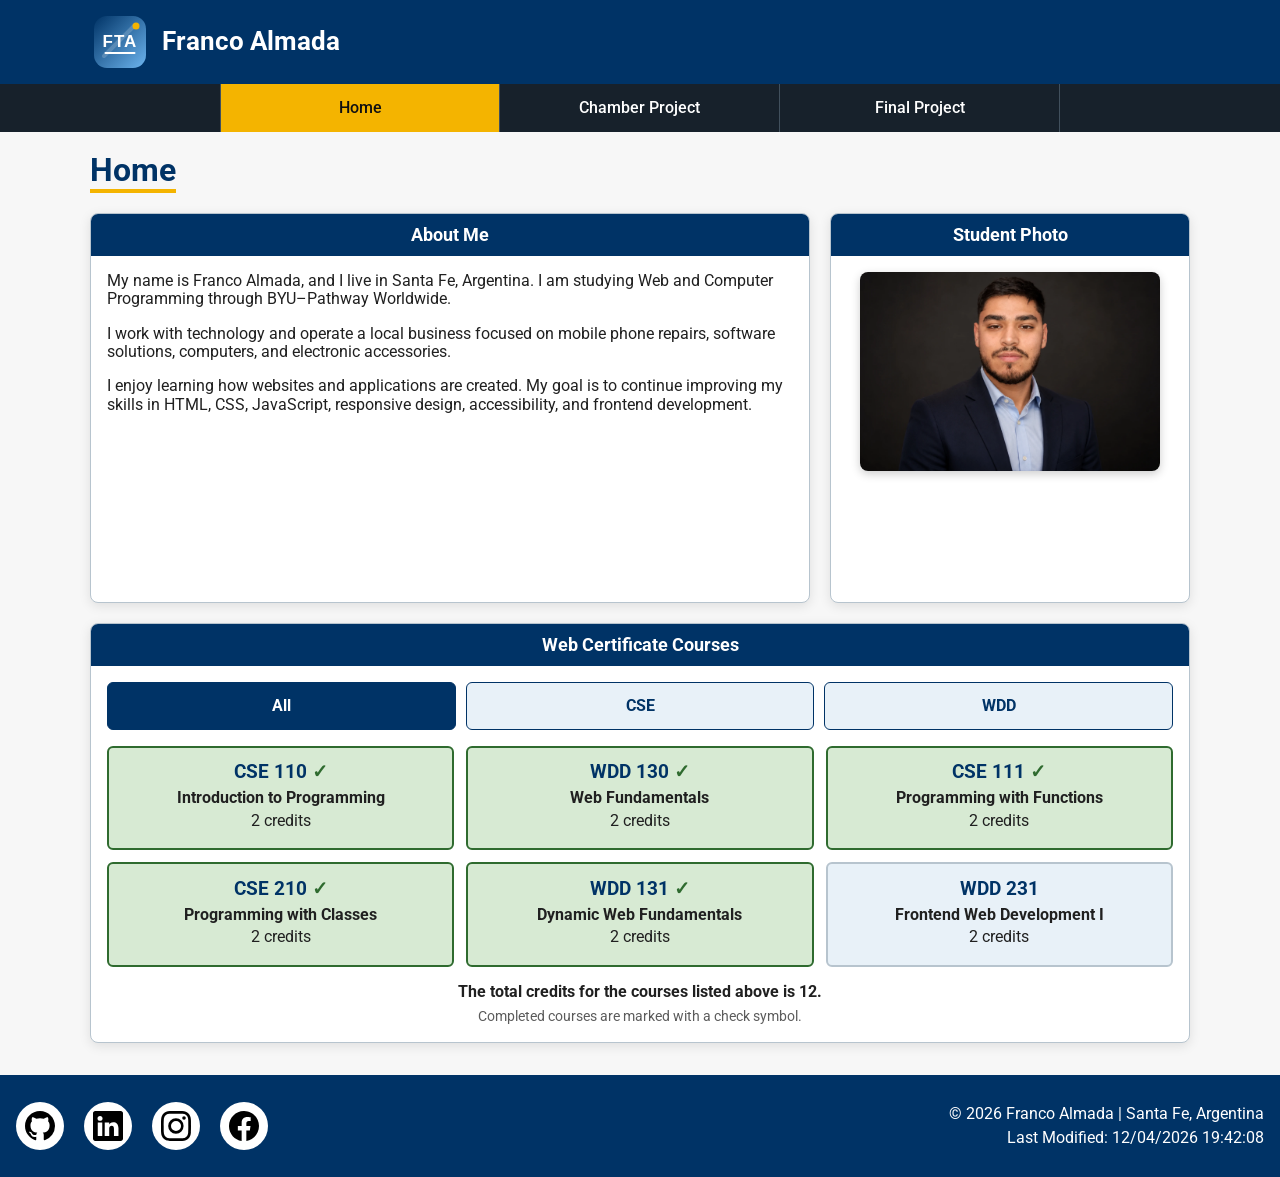
<file: index.html>
<!DOCTYPE html>
<html lang="en-US">

<head>
    <meta charset="UTF-8">
    <meta name="viewport" content="width=device-width, initial-scale=1.0">

    <title>Home | Franco Taiel Almada | WDD 231</title>

    <meta name="description"
        content="Course home page for Franco Almada featuring WDD 231 assignments, personal information, and dynamically filtered certificate courses.">
    <meta name="author" content="Franco Almada">

    <meta property="og:title" content="Home | Franco Taiel Almada | WDD 231">

    <meta property="og:description"
        content="Course home page for Franco Almada featuring WDD 231 assignments, personal information, and dynamically filtered certificate courses.">

    <meta property="og:image" content="https://falmada15.github.io/wdd231/images/profile.webp">

    <meta property="og:url" content="https://falmada15.github.io/wdd231/">

    <link rel="icon" href="favicon.ico">

    <link rel="preconnect" href="https://fonts.googleapis.com">
    <link rel="preconnect" href="https://fonts.gstatic.com" crossorigin>
    <link href="https://fonts.googleapis.com/css2?family=Roboto:wght@400;500;700&display=swap" rel="stylesheet">

    <link rel="stylesheet" href="styles/normalize.css">
    <link rel="stylesheet" href="styles/small.css">
    <link rel="stylesheet" href="styles/larger.css">

    <script src="scripts/navigation.js" defer></script>
    <script src="scripts/date.js" defer></script>
    <script src="scripts/course.js" defer></script>
</head>

<body>

    <header>
        <img src="images/logo.svg" alt="FTA personal site logo" width="48" height="48">

        <span>Franco Almada</span>

        <button id="nav-button" class="hamburger" type="button" aria-label="Open navigation menu" aria-expanded="false"
            aria-controls="nav-bar">
        </button>
    </header>

    <nav id="nav-bar" class="navigation" aria-label="Main navigation">
        <ul>
            <li class="current">
                <a href="index.html">Home</a>
            </li>
            <li>
                <a href="chamber/directory.html">Chamber Project</a>
            </li>
            <li>
                <a href="final/index.html">Final Project</a>
            </li>
        </ul>
    </nav>

    <main>

        <h1>Home</h1>

        <div class="home-grid">

            <section class="about-section">
                <h2>About Me</h2>

                <div class="section-content">
                    <p>
                        My name is Franco Almada, and I live in Santa Fe,
                        Argentina. I am studying Web and Computer Programming
                        through BYU–Pathway Worldwide.
                    </p>

                    <p>
                        I work with technology and operate a local business
                        focused on mobile phone repairs, software solutions,
                        computers, and electronic accessories.
                    </p>

                    <p>
                        I enjoy learning how websites and applications are
                        created. My goal is to continue improving my skills in
                        HTML, CSS, JavaScript, responsive design, accessibility,
                        and frontend development.
                    </p>
                </div>
            </section>

            <section class="photo-section">
                <h2>Student Photo</h2>

                <div class="section-content photo-container">
                    <img src="images/profile.webp" alt="Franco Almada" width="300" height="400">
                </div>
            </section>

            <section class="courses-section">
                <h2>Web Certificate Courses</h2>

                <div class="course-filters">
                    <button id="all-courses" class="filter-button active-filter" type="button">
                        All
                    </button>

                    <button id="cse-courses" class="filter-button" type="button">
                        CSE
                    </button>

                    <button id="wdd-courses" class="filter-button" type="button">
                        WDD
                    </button>
                </div>

                <div id="course-list" class="course-list"></div>

                <p id="total-credits" class="total-credits"></p>

                <p class="course-key">
                    Completed courses are marked with a check symbol.
                </p>
            </section>

        </div>

    </main>

    <footer>

        <div class="social-links">

            <a href="https://github.com/Falmada15" target="_blank" rel="noopener noreferrer"
                aria-label="Franco Almada on GitHub">

                <img src="images/github.svg" alt="" width="44" height="44">
            </a>

            <a href="https://www.linkedin.com/" target="_blank" rel="noopener noreferrer"
                aria-label="Franco Almada on LinkedIn">

                <img src="images/linkedin.svg" alt="" width="44" height="44">
            </a>

            <a href="https://www.instagram.com/" target="_blank" rel="noopener noreferrer"
                aria-label="Franco Almada on Instagram">

                <img src="images/instagram.svg" alt="" width="44" height="44">
            </a>

            <a href="https://www.facebook.com/share/18vit42i33/" target="_blank" rel="noopener noreferrer"
                aria-label="Franco Almada on Facebook">

                <img src="images/facebook.svg" alt="" width="44" height="44">
            </a>

        </div>

        <div class="footer-information">
            <p>
                &copy; <span id="currentyear"></span>
                Franco Almada | Santa Fe, Argentina
            </p>

            <p id="lastModified"></p>
        </div>

    </footer>

</body>

</html>
</file>
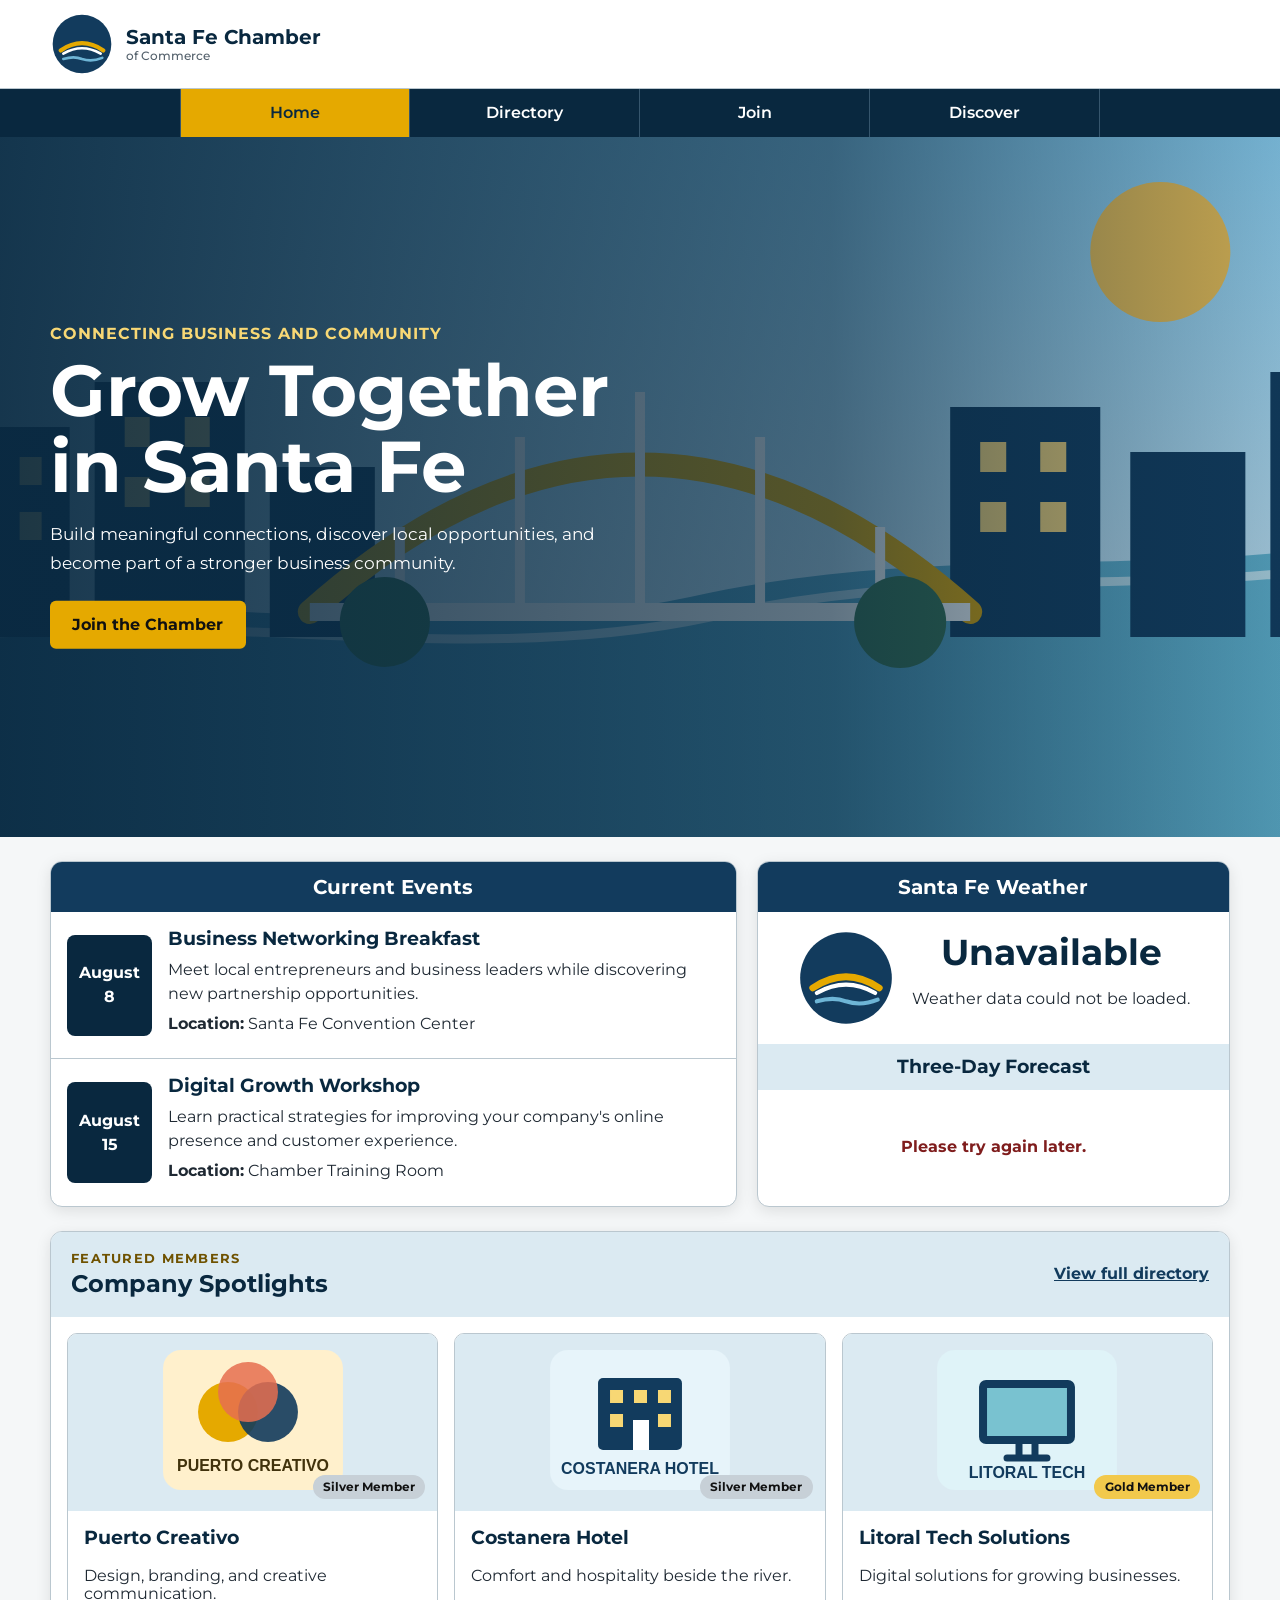
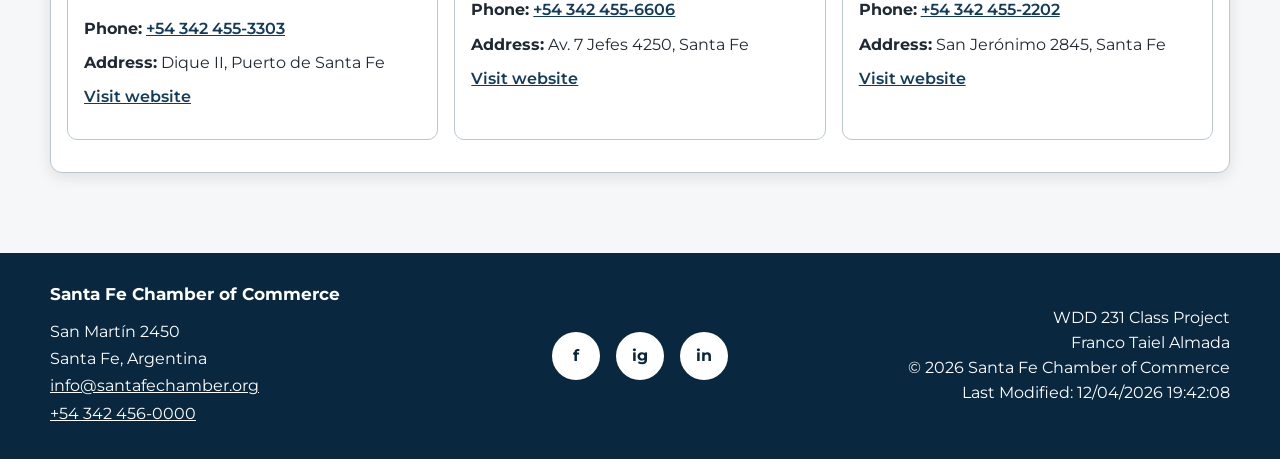
<file: chamber/index.html>
<!DOCTYPE html>
<html lang="en-US">

<head>
    <meta charset="UTF-8">
    <meta name="viewport" content="width=device-width, initial-scale=1.0">

    <title>Santa Fe Chamber of Commerce | Home</title>

    <meta name="description"
        content="The Santa Fe Chamber of Commerce supports local businesses, promotes economic development, and connects entrepreneurs throughout Santa Fe, Argentina.">
    <meta name="author" content="Franco Taiel Almada">

    <meta property="og:title" content="Santa Fe Chamber of Commerce">
    <meta property="og:description"
        content="Discover local events, business opportunities, weather information, and featured members of the Santa Fe Chamber of Commerce.">
    <meta property="og:image" content="https://falmada15.github.io/wdd231/chamber/images/santa-fe-hero.svg">
    <meta property="og:url" content="https://falmada15.github.io/wdd231/chamber/index.html">

    <link rel="icon" href="images/chamber-logo.svg" type="image/svg+xml">

    <link rel="preconnect" href="https://fonts.googleapis.com">
    <link rel="preconnect" href="https://fonts.gstatic.com" crossorigin>
    <link href="https://fonts.googleapis.com/css2?family=Montserrat:wght@400;500;600;700&display=swap" rel="stylesheet">

    <link rel="stylesheet" href="styles/normalize.css">
    <link rel="stylesheet" href="styles/small.css">
    <link rel="stylesheet" href="styles/larger.css">

    <script src="scripts/home.js" defer></script>
</head>

<body>

    <header class="site-header">

        <a class="brand" href="index.html" aria-label="Santa Fe Chamber of Commerce home">

            <img src="images/chamber-logo.svg" alt="Santa Fe Chamber of Commerce logo" width="64" height="64">

            <span>
                Santa Fe Chamber
                <small>of Commerce</small>
            </span>
        </a>

        <button id="menu-button" class="menu-button" type="button" aria-label="Open navigation menu"
            aria-expanded="false" aria-controls="main-navigation">
        </button>

    </header>

    <nav id="main-navigation" class="navigation" aria-label="Main navigation">

        <ul>
            <li class="current">
                <a href="index.html">Home</a>
            </li>

            <li>
                <a href="directory.html">Directory</a>
            </li>

            <li>
                <a href="join.html">Join</a>
            </li>

            <li>
                <a href="discover.html">Discover</a>
            </li>
        </ul>

    </nav>

    <main class="home-main">

        <section class="hero">

            <img src="images/santa-fe-hero.svg"
                alt="Illustration of Santa Fe, Argentina, with its river, bridge, and business district" width="1600"
                height="700">

            <div class="hero-overlay">

                <p class="hero-eyebrow">
                    Connecting business and community
                </p>

                <h1>Grow Together in Santa Fe</h1>

                <p>
                    Build meaningful connections, discover local opportunities,
                    and become part of a stronger business community.
                </p>

                <a class="hero-cta" href="join.html">
                    Join the Chamber
                </a>

            </div>

        </section>

        <div class="home-information-grid">

            <section class="events-section">

                <h2>Current Events</h2>

                <article class="event-card">
                    <p class="event-date">August 8</p>

                    <div>
                        <h3>Business Networking Breakfast</h3>

                        <p>
                            Meet local entrepreneurs and business leaders while
                            discovering new partnership opportunities.
                        </p>

                        <p>
                            <strong>Location:</strong>
                            Santa Fe Convention Center
                        </p>
                    </div>
                </article>

                <article class="event-card">
                    <p class="event-date">August 15</p>

                    <div>
                        <h3>Digital Growth Workshop</h3>

                        <p>
                            Learn practical strategies for improving your
                            company's online presence and customer experience.
                        </p>

                        <p>
                            <strong>Location:</strong>
                            Chamber Training Room
                        </p>
                    </div>
                </article>

            </section>

            <section class="weather-section">

                <h2>Santa Fe Weather</h2>

                <div class="current-weather">

                    <img id="weather-icon" src="images/chamber-logo.svg" alt="" width="100" height="100">

                    <div>
                        <p id="current-temperature" class="current-temperature">
                            Loading...
                        </p>

                        <p id="weather-description">
                            Weather information
                        </p>
                    </div>

                </div>

                <h3>Three-Day Forecast</h3>

                <div id="forecast" class="forecast" aria-live="polite">
                </div>

                <p id="weather-error" class="weather-error" aria-live="polite">
                </p>

            </section>

        </div>

        <section class="spotlights-section">

            <div class="section-heading">

                <div>
                    <p class="eyebrow">Featured members</p>
                    <h2>Company Spotlights</h2>
                </div>

                <a href="directory.html">
                    View full directory
                </a>

            </div>

            <div id="spotlights" class="spotlight-grid" aria-live="polite">
            </div>

        </section>

    </main>

    <footer>

        <div class="footer-contact">

            <h2>Santa Fe Chamber of Commerce</h2>

            <address>
                San Martín 2450<br>
                Santa Fe, Argentina<br>

                <a href="mailto:info@santafechamber.org">
                    info@santafechamber.org
                </a><br>

                <a href="tel:+543424560000">
                    +54 342 456-0000
                </a>
            </address>

        </div>

        <div class="footer-social">

            <a href="https://www.facebook.com/" target="_blank" rel="noopener noreferrer"
                aria-label="Santa Fe Chamber on Facebook">
                f
            </a>

            <a href="https://www.instagram.com/" target="_blank" rel="noopener noreferrer"
                aria-label="Santa Fe Chamber on Instagram">
                ig
            </a>

            <a href="https://www.linkedin.com/" target="_blank" rel="noopener noreferrer"
                aria-label="Santa Fe Chamber on LinkedIn">
                in
            </a>

        </div>

        <div class="footer-development">

            <p>WDD 231 Class Project</p>
            <p>Franco Taiel Almada</p>

            <p>
                &copy; <span id="current-year"></span>
                Santa Fe Chamber of Commerce
            </p>

            <p id="last-modified"></p>

        </div>

    </footer>

</body>

</html>
</file>
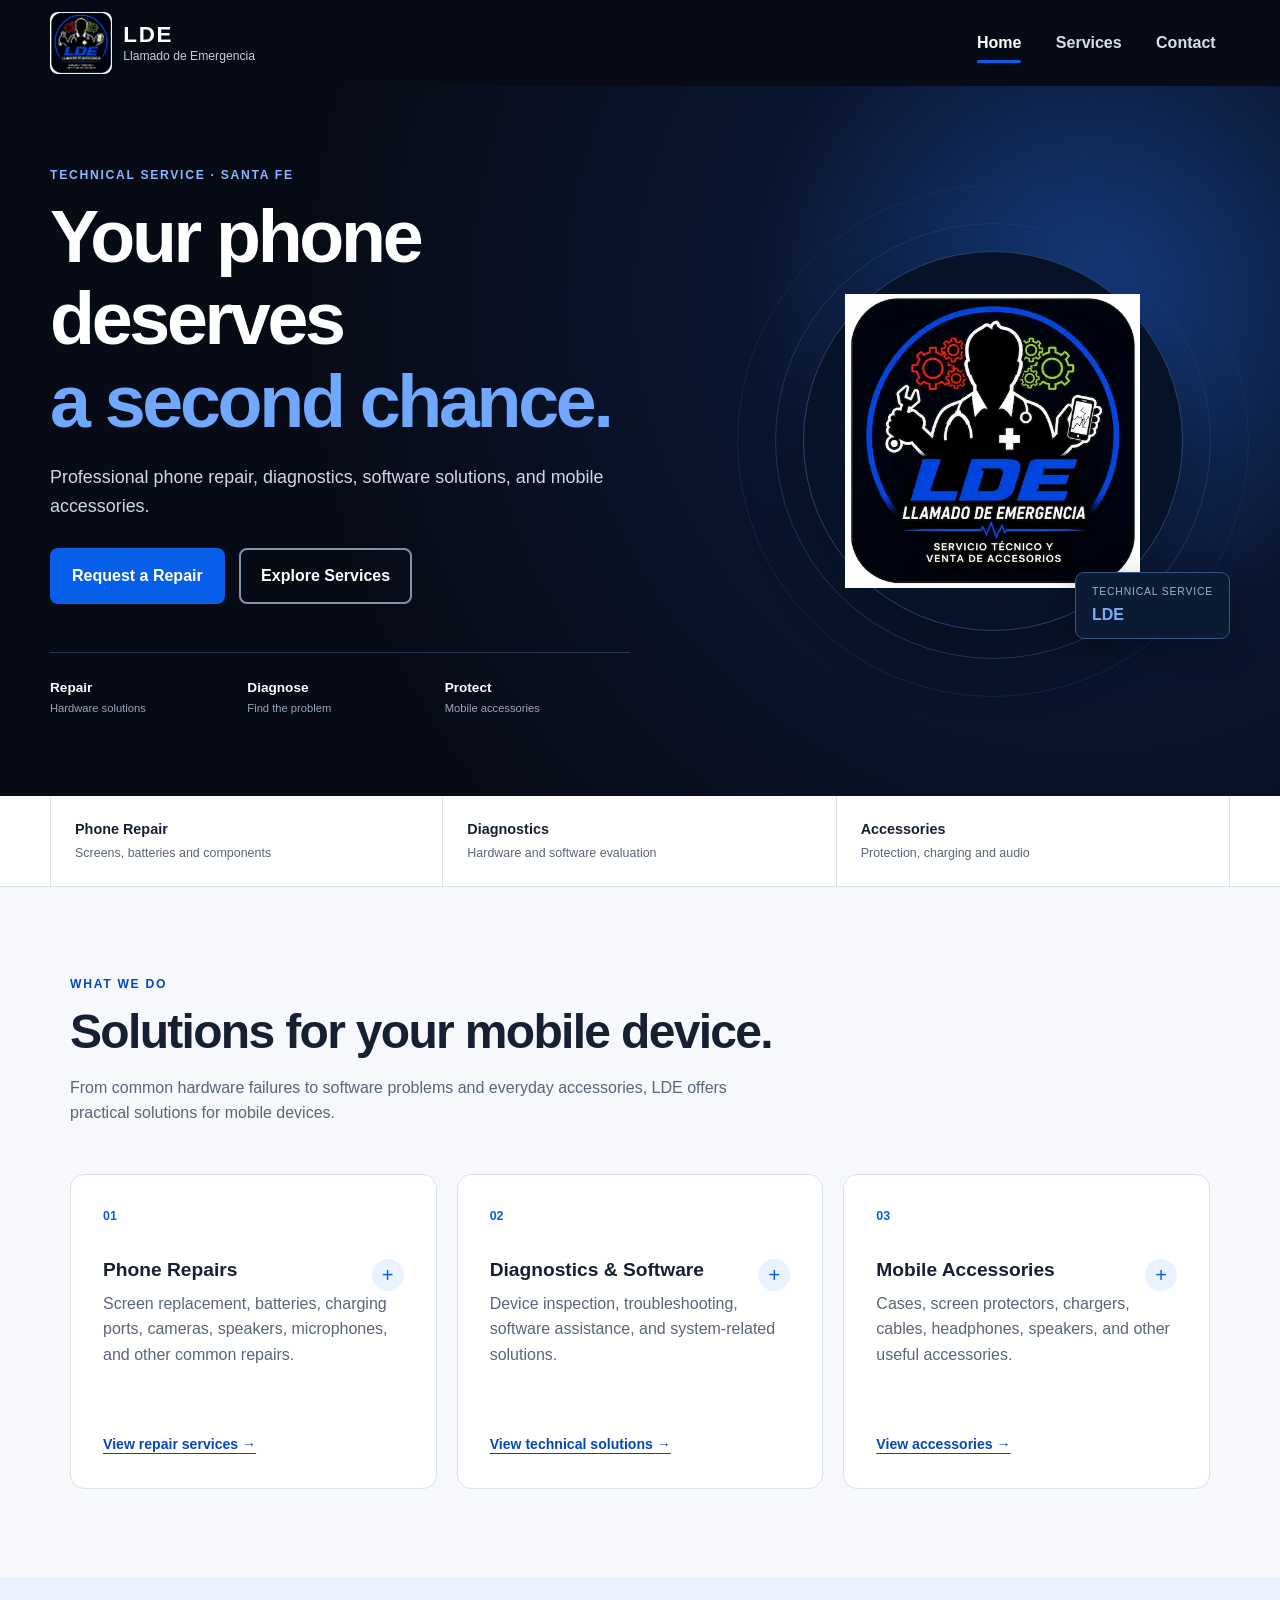
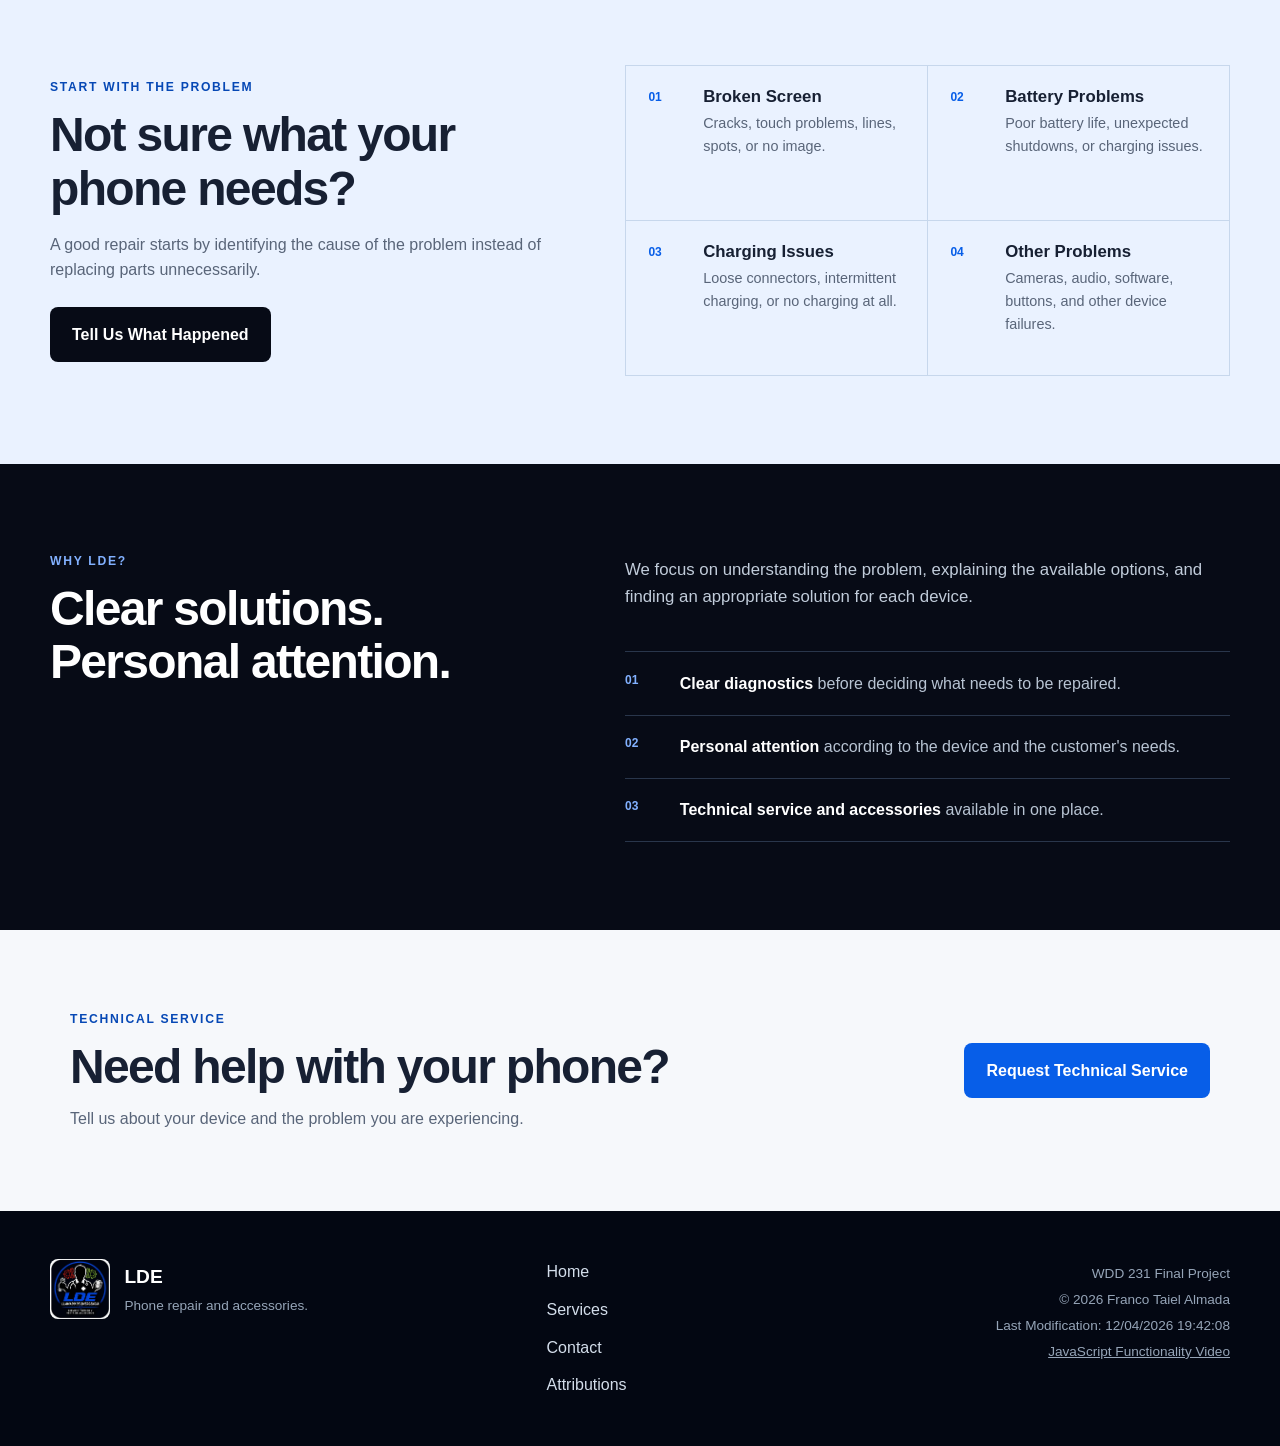
<file: final/index.html>
<!doctype html>
<html lang="en-US">

<head>
    <meta charset="utf-8">
    <meta name="viewport" content="width=device-width, initial-scale=1">

    <title>LDE | Phone Repair & Accessories</title>

    <meta name="description"
        content="LDE provides professional mobile phone repair, diagnostics, software solutions, and accessories in Santa Fe, Argentina.">

    <meta name="author" content="Franco Taiel Almada">

    <meta property="og:title" content="LDE | Phone Repair & Accessories">

    <meta property="og:description"
        content="Professional phone repair, diagnostics, software solutions, and mobile accessories in Santa Fe, Argentina.">

    <meta property="og:image" content="https://falmada15.github.io/wdd231/final/images/lde-logo.webp">

    <meta property="og:url" content="https://falmada15.github.io/wdd231/final/">

    <meta property="og:type" content="website">

    <link rel="icon" type="image/webp" href="images/lde-favicon.webp?v=2">

    <link rel="preconnect" href="https://fonts.googleapis.com">
    <link rel="preconnect" href="https://fonts.gstatic.com" crossorigin>

    <link href="https://fonts.googleapis.com/css2?family=Montserrat:wght@400;500;600;700&display=swap" rel="stylesheet">

    <link rel="stylesheet" href="styles/small.css">
    <link rel="stylesheet" href="styles/larger.css">

    <script type="module" src="scripts/main.js"></script>
</head>

<body>

    <header class="site-header">

        <a class="brand" href="index.html" aria-label="LDE home">

            <img src="images/lde-logo.webp" alt="LDE Llamado de Emergencia logo" width="70" height="70">

            <span>
                <strong>LDE</strong>
                <small>Llamado de Emergencia</small>
            </span>

        </a>

        <button id="menu-button" class="menu-button" type="button" aria-label="Open navigation menu"
            aria-expanded="false" aria-controls="main-navigation">
            ☰
        </button>

        <nav id="main-navigation" class="navigation" aria-label="Main navigation">

            <ul>
                <li>
                    <a class="active" href="index.html" aria-current="page">
                        Home
                    </a>
                </li>

                <li>
                    <a href="services.html">
                        Services
                    </a>
                </li>

                <li>
                    <a href="contact.html">
                        Contact
                    </a>
                </li>
            </ul>

        </nav>

    </header>


    <main>

        <!-- HERO -->

        <section class="hero">

            <div class="hero-content">

                <p class="eyebrow hero-eyebrow">
                    Technical Service · Santa Fe
                </p>

                <h1>
                    Your phone deserves
                    <span>a second chance.</span>
                </h1>

                <p class="hero-description">
                    Professional phone repair, diagnostics,
                    software solutions, and mobile accessories.
                </p>

                <div class="hero-actions">

                    <a class="button button-primary" href="contact.html">
                        Request a Repair
                    </a>

                    <a class="button button-secondary" href="services.html">
                        Explore Services
                    </a>

                </div>

                <div class="hero-features">

                    <div>
                        <strong>Repair</strong>
                        <span>Hardware solutions</span>
                    </div>

                    <div>
                        <strong>Diagnose</strong>
                        <span>Find the problem</span>
                    </div>

                    <div>
                        <strong>Protect</strong>
                        <span>Mobile accessories</span>
                    </div>

                </div>

            </div>


            <div class="hero-brand">

                <div class="hero-logo-container">

                    <img src="images/lde-logo.webp" alt="LDE phone repair and accessories" width="420" height="420">

                </div>

                <div class="hero-badge">
                    <span>Technical Service</span>
                    <strong>LDE</strong>
                </div>

            </div>

        </section>


        <!-- QUICK INFORMATION -->

        <section class="quick-info" aria-label="Services overview">

            <div>
                <strong>Phone Repair</strong>
                <span>Screens, batteries and components</span>
            </div>

            <div>
                <strong>Diagnostics</strong>
                <span>Hardware and software evaluation</span>
            </div>

            <div>
                <strong>Accessories</strong>
                <span>Protection, charging and audio</span>
            </div>

        </section>


        <!-- MAIN SERVICES -->

        <section class="services-preview section">

            <div class="section-heading">

                <p class="eyebrow">
                    What we do
                </p>

                <h2>
                    Solutions for your mobile device.
                </h2>

                <p>
                    From common hardware failures to software
                    problems and everyday accessories, LDE offers
                    practical solutions for mobile devices.
                </p>

            </div>


            <div class="feature-grid">

                <article class="feature-card">

                    <span class="feature-number">
                        01
                    </span>

                    <div class="feature-title">

                        <h3>
                            Phone Repairs
                        </h3>

                        <span aria-hidden="true">
                            +
                        </span>

                    </div>

                    <p>
                        Screen replacement, batteries, charging
                        ports, cameras, speakers, microphones,
                        and other common repairs.
                    </p>

                    <a class="card-link" href="services.html">
                        View repair services →
                    </a>

                </article>


                <article class="feature-card">

                    <span class="feature-number">
                        02
                    </span>

                    <div class="feature-title">

                        <h3>
                            Diagnostics & Software
                        </h3>

                        <span aria-hidden="true">
                            +
                        </span>

                    </div>

                    <p>
                        Device inspection, troubleshooting,
                        software assistance, and system-related
                        solutions.
                    </p>

                    <a class="card-link" href="services.html">
                        View technical solutions →
                    </a>

                </article>


                <article class="feature-card">

                    <span class="feature-number">
                        03
                    </span>

                    <div class="feature-title">

                        <h3>
                            Mobile Accessories
                        </h3>

                        <span aria-hidden="true">
                            +
                        </span>

                    </div>

                    <p>
                        Cases, screen protectors, chargers,
                        cables, headphones, speakers, and
                        other useful accessories.
                    </p>

                    <a class="card-link" href="services.html">
                        View accessories →
                    </a>

                </article>

            </div>

        </section>


        <!-- PROBLEM SECTION -->

        <section class="problem-section">

            <div class="problem-content">

                <div class="problem-intro">

                    <p class="eyebrow">
                        Start with the problem
                    </p>

                    <h2>
                        Not sure what your phone needs?
                    </h2>

                    <p>
                        A good repair starts by identifying the
                        cause of the problem instead of replacing
                        parts unnecessarily.
                    </p>

                    <a class="button button-dark" href="contact.html">
                        Tell Us What Happened
                    </a>

                </div>


                <div class="problem-list">

                    <article>

                        <span>01</span>

                        <div>
                            <h3>Broken Screen</h3>
                            <p>
                                Cracks, touch problems, lines,
                                spots, or no image.
                            </p>
                        </div>

                    </article>


                    <article>

                        <span>02</span>

                        <div>
                            <h3>Battery Problems</h3>
                            <p>
                                Poor battery life, unexpected
                                shutdowns, or charging issues.
                            </p>
                        </div>

                    </article>


                    <article>

                        <span>03</span>

                        <div>
                            <h3>Charging Issues</h3>
                            <p>
                                Loose connectors, intermittent
                                charging, or no charging at all.
                            </p>
                        </div>

                    </article>


                    <article>

                        <span>04</span>

                        <div>
                            <h3>Other Problems</h3>
                            <p>
                                Cameras, audio, software, buttons,
                                and other device failures.
                            </p>
                        </div>

                    </article>

                </div>

            </div>

        </section>


        <!-- WHY LDE -->

        <section class="why-section">

            <div class="why-wrapper">

                <div class="why-heading">

                    <p class="eyebrow">
                        Why LDE?
                    </p>

                    <h2>
                        Clear solutions.
                        Personal attention.
                    </h2>

                </div>


                <div class="why-content">

                    <p class="why-introduction">
                        We focus on understanding the problem,
                        explaining the available options, and
                        finding an appropriate solution for each
                        device.
                    </p>


                    <div class="why-points">

                        <div>
                            <span>01</span>

                            <p>
                                <strong>Clear diagnostics</strong>
                                before deciding what needs to
                                be repaired.
                            </p>
                        </div>

                        <div>
                            <span>02</span>

                            <p>
                                <strong>Personal attention</strong>
                                according to the device and the
                                customer's needs.
                            </p>
                        </div>

                        <div>
                            <span>03</span>

                            <p>
                                <strong>Technical service and
                                    accessories</strong> available
                                in one place.
                            </p>
                        </div>

                    </div>

                </div>

            </div>

        </section>


        <!-- FINAL CTA -->

        <section class="cta-section">

            <div>

                <p class="eyebrow">
                    Technical Service
                </p>

                <h2>
                    Need help with your phone?
                </h2>

                <p>
                    Tell us about your device and the problem
                    you are experiencing.
                </p>

            </div>

            <a class="button button-primary" href="contact.html">
                Request Technical Service
            </a>

        </section>

    </main>


    <footer>

        <div class="footer-brand">

            <img src="images/lde-logo.webp" alt="LDE phone repair and accessories" width="60" height="60"
                loading="lazy">

            <div>

                <strong>LDE</strong>

                <p>
                    Phone repair and accessories.
                </p>

            </div>

        </div>


        <nav class="footer-navigation" aria-label="Footer navigation">

            <a href="index.html">
                Home
            </a>

            <a href="services.html">
                Services
            </a>

            <a href="contact.html">
                Contact
            </a>

            <a href="attributions.html">
                Attributions
            </a>

        </nav>


        <div class="footer-course">

            <p>
                WDD 231 Final Project
            </p>

            <p>
                &copy;
                <span id="current-year"></span>
                Franco Taiel Almada
            </p>

            <p id="last-modified"></p>

            <p>
                <a href="https://youtu.be/1jJ6hHI5ick" target="_blank">
                    JavaScript Functionality Video
                </a>
            </p>

        </div>

    </footer>

</body>

</html>
</file>
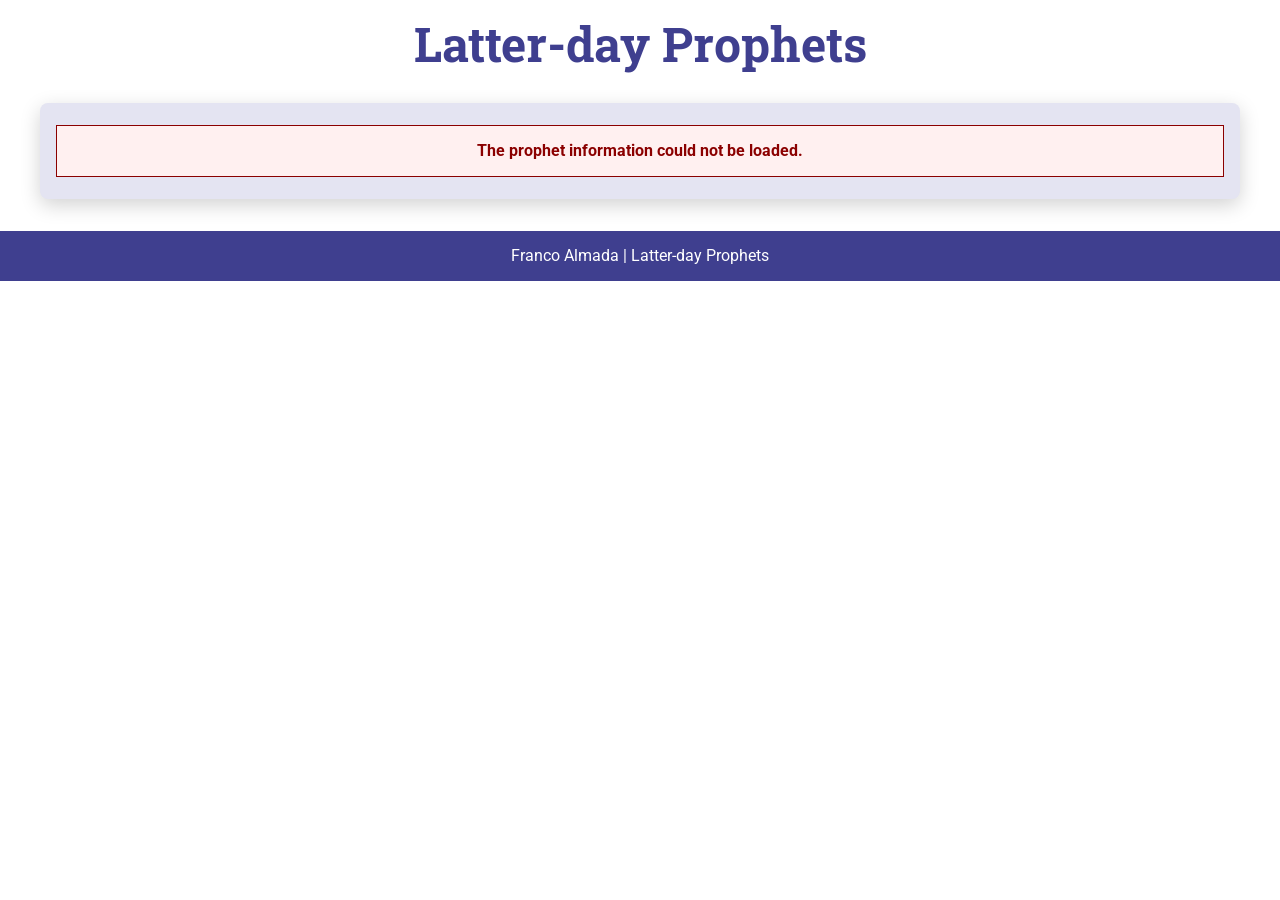
<file: prophets.html>
<!DOCTYPE html>
<html lang="en-US">

<head>
    <meta charset="UTF-8">
    <meta name="viewport" content="width=device-width, initial-scale=1.0">

    <title>Latter-day Prophets | Franco Almada</title>

    <meta name="description"
        content="A responsive gallery of latter-day prophets generated dynamically from JSON data using the Fetch API.">
    <meta name="author" content="Franco Almada">

    <link rel="preconnect" href="https://fonts.googleapis.com">
    <link rel="preconnect" href="https://fonts.gstatic.com" crossorigin>
    <link href="https://fonts.googleapis.com/css2?family=Roboto:wght@400;700&family=Roboto+Slab:wght@700&display=swap"
        rel="stylesheet">

    <link rel="stylesheet" href="styles/normalize.css">
    <link rel="stylesheet" href="styles/prophets.css">

    <script src="scripts/prophets.js" defer></script>
</head>

<body>

    <header>
        <h1>Latter-day Prophets</h1>
    </header>

    <main>
        <div id="cards"></div>
    </main>

    <footer>
        <p>Franco Almada | Latter-day Prophets</p>
    </footer>

</body>

</html>
</file>
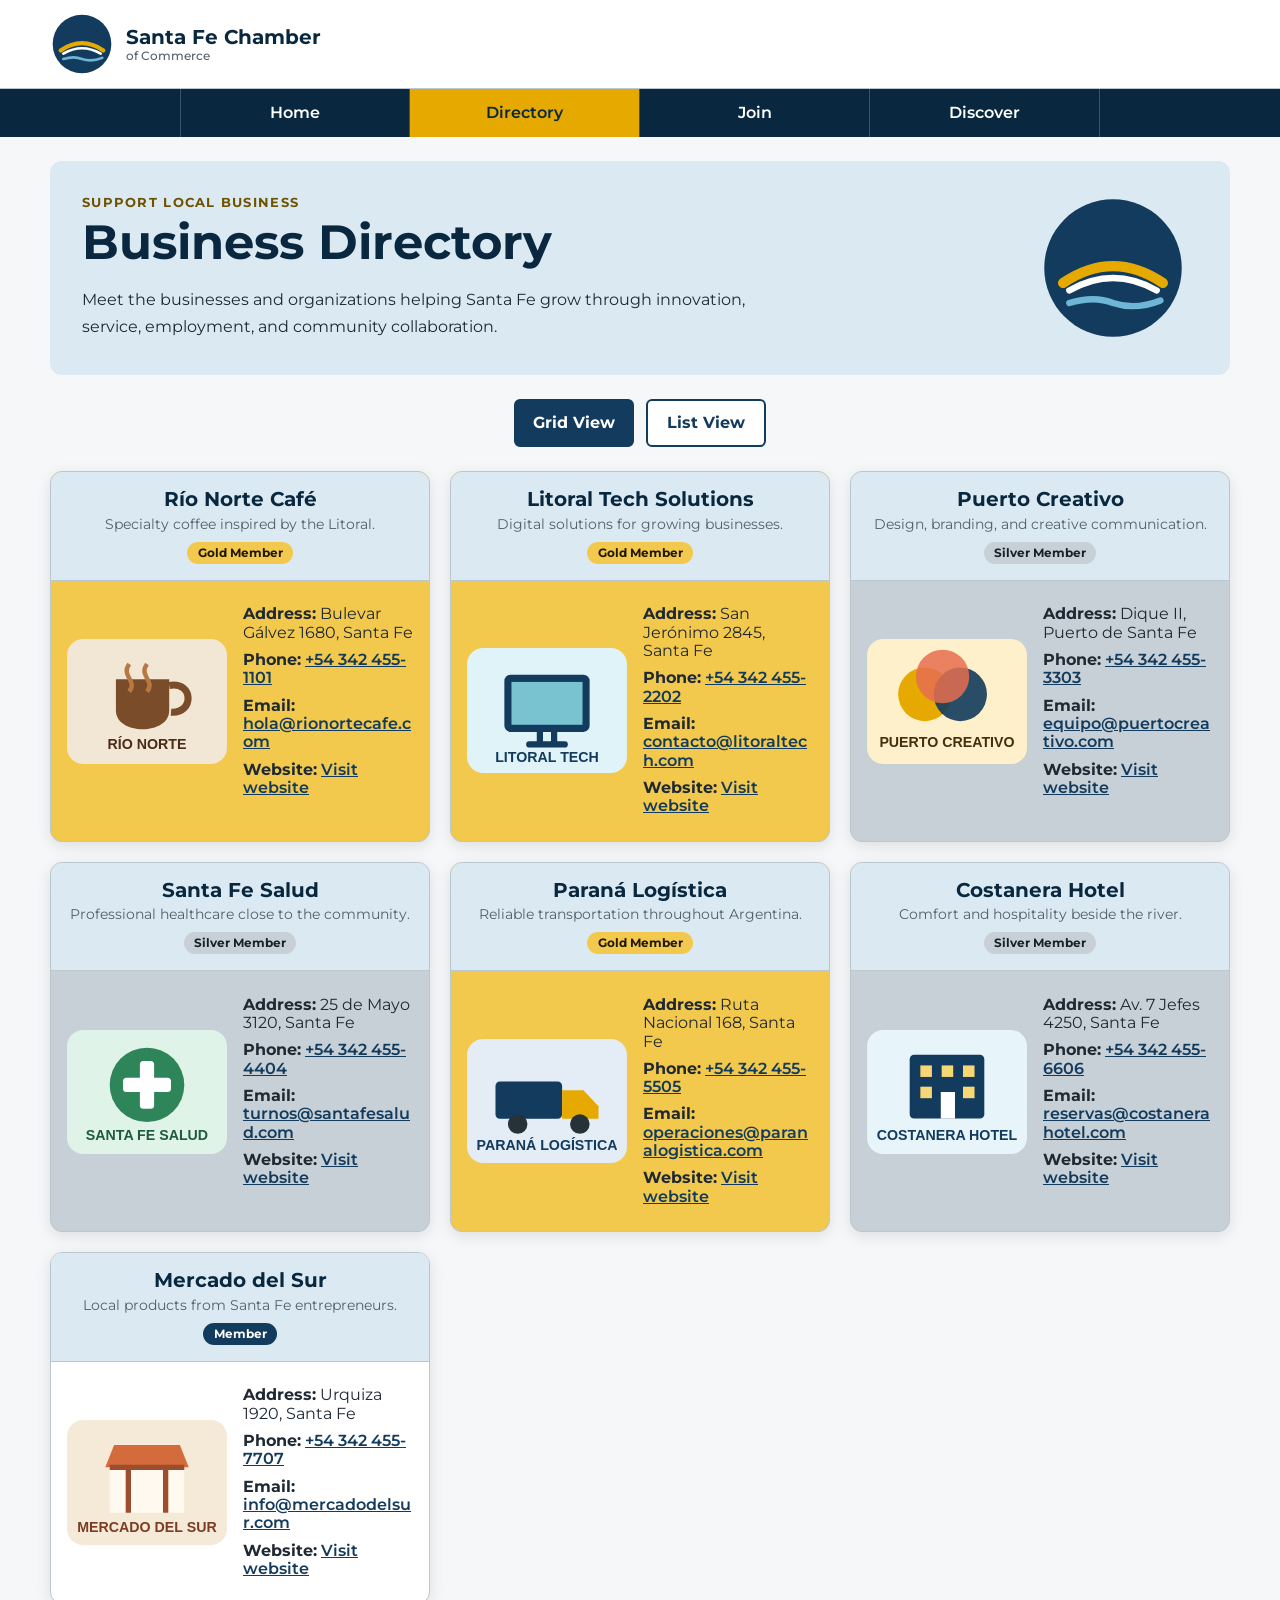
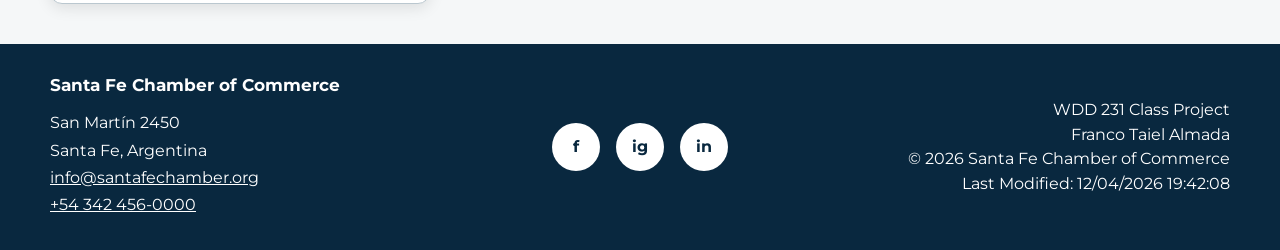
<file: chamber/directory.html>
<!DOCTYPE html>
<html lang="en-US">

<head>
    <meta charset="UTF-8">
    <meta name="viewport" content="width=device-width, initial-scale=1.0">

    <title>Business Directory | Santa Fe Chamber of Commerce</title>

    <meta name="description"
        content="Explore businesses and organizations that belong to the Santa Fe Chamber of Commerce in Santa Fe, Argentina.">
    <meta name="author" content="Franco Taiel Almada">

    <meta property="og:title" content="Business Directory | Santa Fe Chamber of Commerce">
    <meta property="og:description"
        content="Discover local businesses, services, and organizations that support economic growth in Santa Fe, Argentina.">
    <meta property="og:image" content="https://falmada15.github.io/wdd231/chamber/images/chamber-logo.svg">
    <meta property="og:url" content="https://falmada15.github.io/wdd231/chamber/directory.html">

    <link rel="icon" href="images/chamber-logo.svg" type="image/svg+xml">

    <link rel="preconnect" href="https://fonts.googleapis.com">
    <link rel="preconnect" href="https://fonts.gstatic.com" crossorigin>
    <link href="https://fonts.googleapis.com/css2?family=Montserrat:wght@400;500;600;700&display=swap" rel="stylesheet">

    <link rel="stylesheet" href="styles/normalize.css">
    <link rel="stylesheet" href="styles/small.css">
    <link rel="stylesheet" href="styles/larger.css">

    <script src="scripts/directory.js" defer></script>
</head>

<body>

    <header class="site-header">

        <a class="brand" href="directory.html" aria-label="Santa Fe Chamber of Commerce directory">

            <img src="images/chamber-logo.svg" alt="Santa Fe Chamber of Commerce logo" width="64" height="64">

            <span>
                Santa Fe Chamber
                <small>of Commerce</small>
            </span>
        </a>

        <button id="menu-button" class="menu-button" type="button" aria-label="Open navigation menu"
            aria-expanded="false" aria-controls="main-navigation">
        </button>

    </header>

    <nav id="main-navigation" class="navigation" aria-label="Main navigation">

        <ul>
            <li>
                <a href="index.html">Home</a>
            </li>

            <li class="current">
                <a href="directory.html">Directory</a>
            </li>

            <li>
                <a href="join.html">Join</a>
            </li>

            <li>
                <a href="discover.html">Discover</a>
            </li>
        </ul>

    </nav>

    <main>

        <div class="page-heading">

            <div>
                <p class="eyebrow">Support local business</p>
                <h1>Business Directory</h1>

                <p>
                    Meet the businesses and organizations helping Santa Fe
                    grow through innovation, service, employment, and
                    community collaboration.
                </p>
            </div>

            <img src="images/chamber-logo.svg" alt="" width="150" height="150">

        </div>

        <div class="view-controls">

            <button id="grid-view" class="view-button active-view" type="button" aria-pressed="true">
                Grid View
            </button>

            <button id="list-view" class="view-button" type="button" aria-pressed="false">
                List View
            </button>

        </div>

        <div id="members" class="member-container grid-view" aria-live="polite">
        </div>

    </main>

    <footer>

        <div class="footer-contact">

            <h2>Santa Fe Chamber of Commerce</h2>

            <address>
                San Martín 2450<br>
                Santa Fe, Argentina<br>
                <a href="mailto:info@santafechamber.org">
                    info@santafechamber.org
                </a><br>
                <a href="tel:+543424560000">
                    +54 342 456-0000
                </a>
            </address>

        </div>

        <div class="footer-social">

            <a href="https://www.facebook.com/" target="_blank" rel="noopener noreferrer"
                aria-label="Santa Fe Chamber on Facebook">
                f
            </a>

            <a href="https://www.instagram.com/" target="_blank" rel="noopener noreferrer"
                aria-label="Santa Fe Chamber on Instagram">
                ig
            </a>

            <a href="https://www.linkedin.com/" target="_blank" rel="noopener noreferrer"
                aria-label="Santa Fe Chamber on LinkedIn">
                in
            </a>

        </div>

        <div class="footer-development">

            <p>WDD 231 Class Project</p>
            <p>Franco Taiel Almada</p>

            <p>
                &copy; <span id="current-year"></span>
                Santa Fe Chamber of Commerce
            </p>

            <p id="last-modified"></p>

        </div>

    </footer>

</body>

</html>
</file>
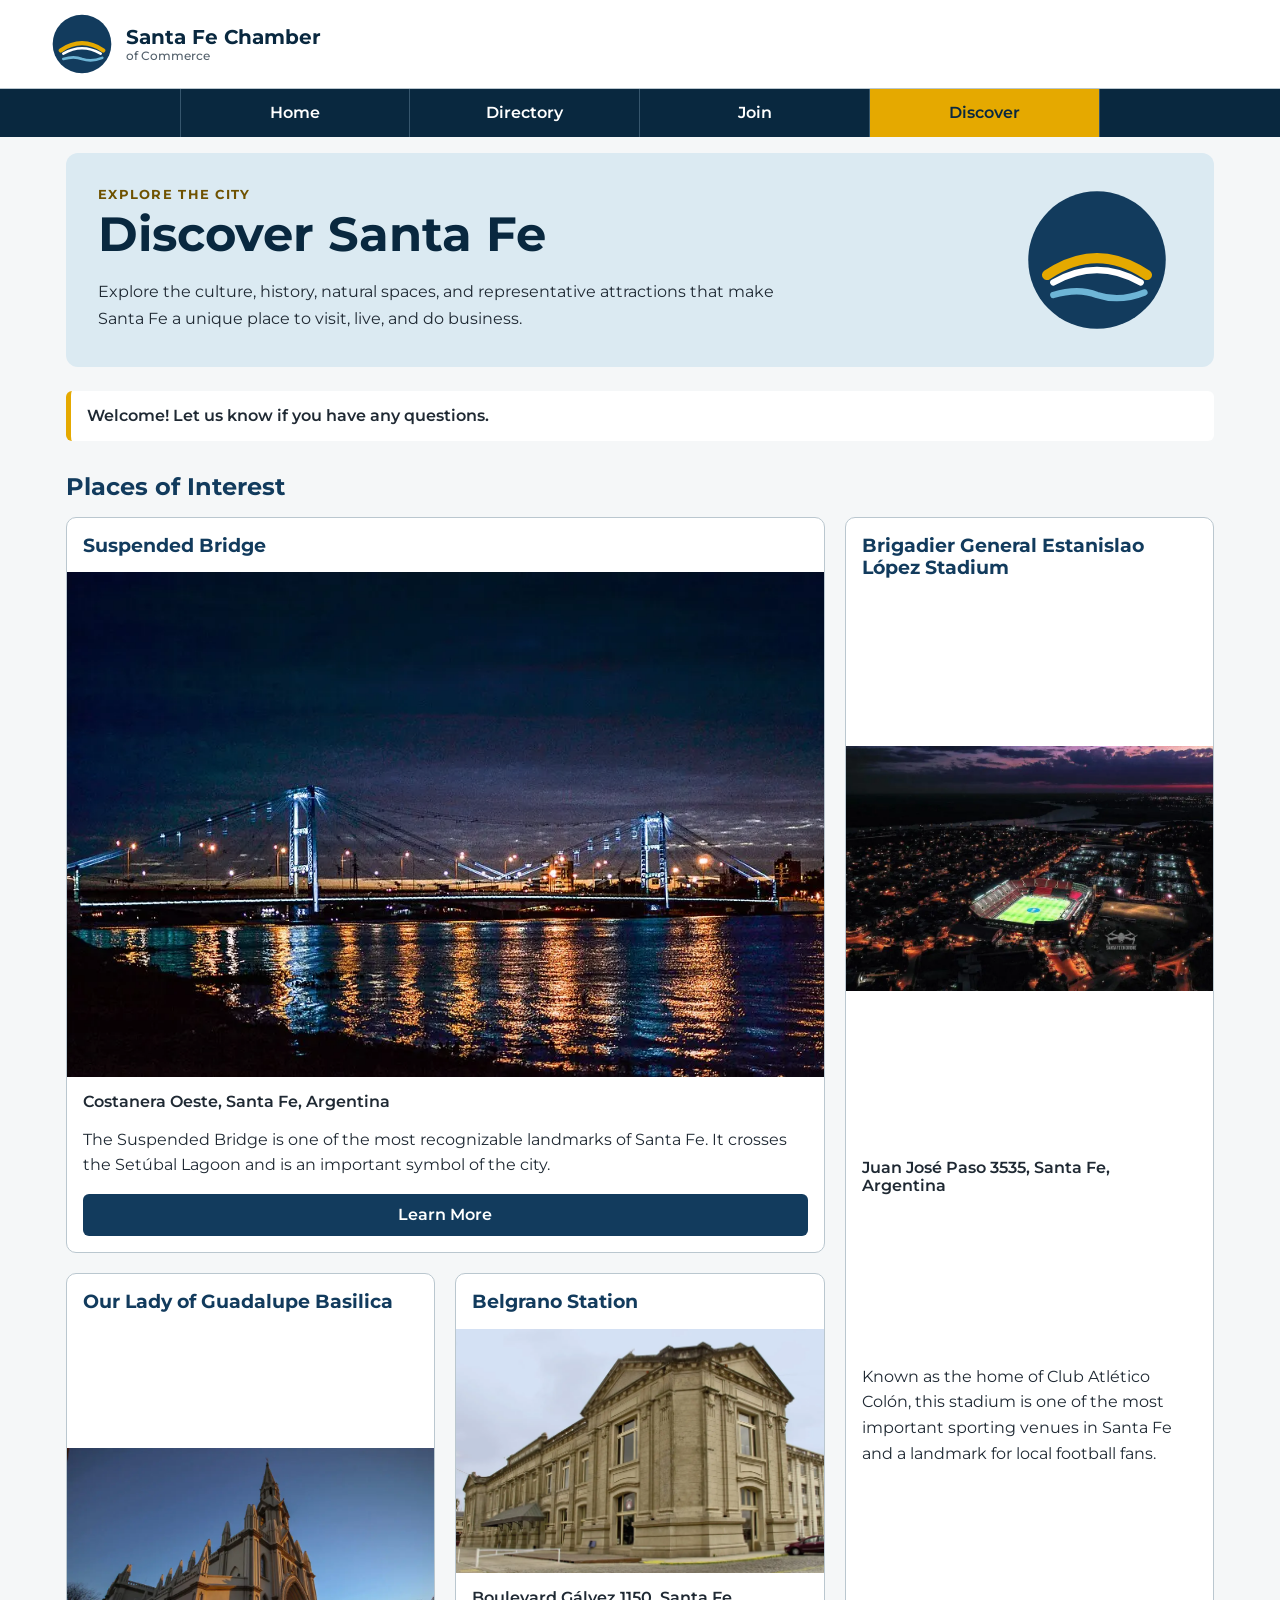
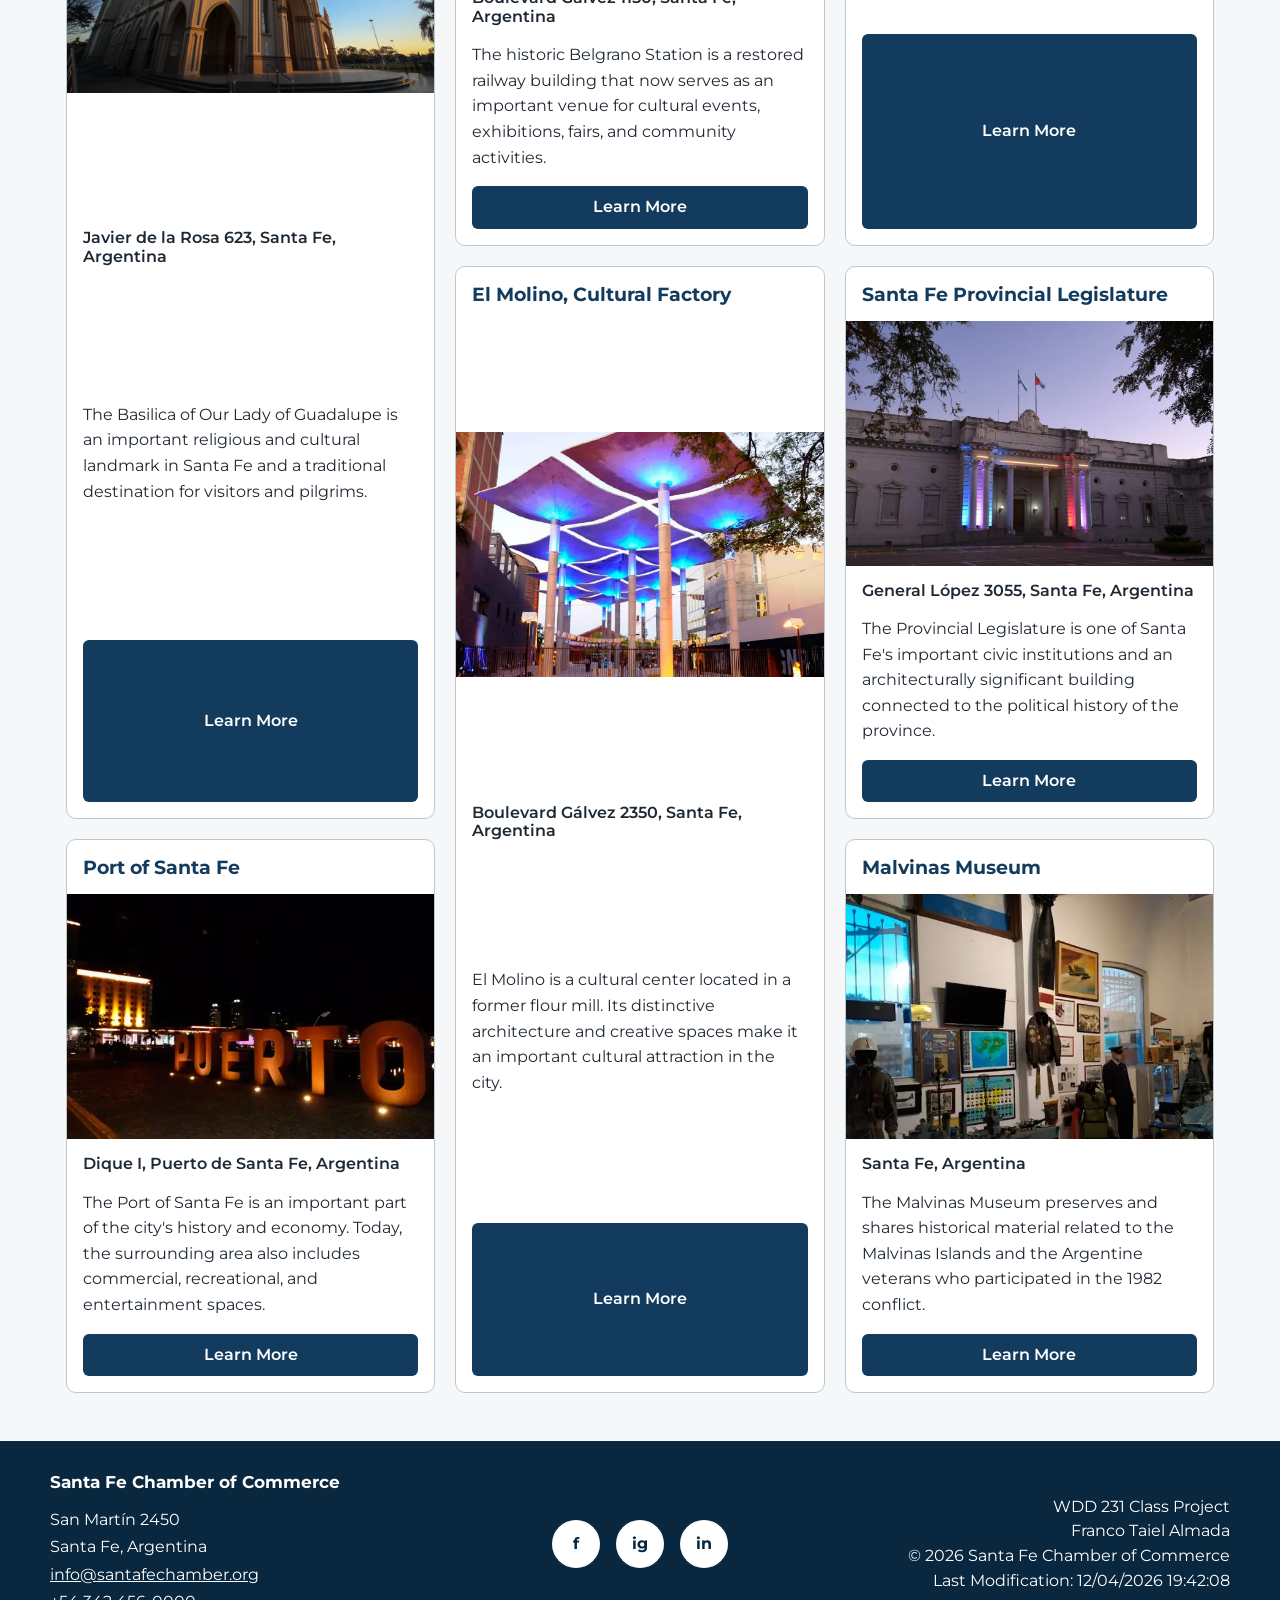
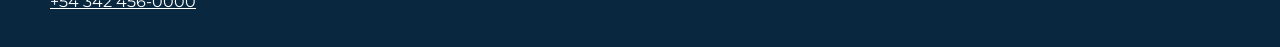
<file: chamber/discover.html>
<!DOCTYPE html>
<html lang="en-US">

<head>
    <meta charset="UTF-8">
    <meta name="viewport" content="width=device-width, initial-scale=1.0">

    <title>Discover Santa Fe | Santa Fe Chamber of Commerce</title>

    <meta name="description"
        content="Discover attractions, cultural sites, parks, landmarks, and places of interest in Santa Fe, Argentina.">

    <meta name="author" content="Franco Taiel Almada">

    <meta property="og:title" content="Discover Santa Fe | Santa Fe Chamber of Commerce">

    <meta property="og:description"
        content="Explore representative landmarks, cultural attractions, parks, and places of interest in Santa Fe, Argentina.">

    <meta property="og:image" content="https://falmada15.github.io/wdd231/chamber/images/santa-fe-hero.svg">

    <meta property="og:url" content="https://falmada15.github.io/wdd231/chamber/discover.html">

    <link rel="icon" href="images/chamber-logo.svg" type="image/svg+xml">

    <link rel="preconnect" href="https://fonts.googleapis.com">

    <link rel="preconnect" href="https://fonts.gstatic.com" crossorigin>

    <link href="https://fonts.googleapis.com/css2?family=Montserrat:wght@400;500;600;700&display=swap" rel="stylesheet">

    <link rel="stylesheet" href="styles/normalize.css">

    <link rel="stylesheet" href="styles/small.css">

    <link rel="stylesheet" href="styles/larger.css">

    <script type="module" src="scripts/discover.js">
    </script>
</head>

<body>

    <header class="site-header">

        <a class="brand" href="index.html" aria-label="Santa Fe Chamber of Commerce home">

            <img src="images/chamber-logo.svg" alt="Santa Fe Chamber of Commerce logo" width="64" height="64">

            <span>
                Santa Fe Chamber
                <small>of Commerce</small>
            </span>

        </a>

        <button id="menu-button" class="menu-button" type="button" aria-label="Open navigation menu"
            aria-expanded="false" aria-controls="main-navigation">
        </button>

    </header>

    <nav id="main-navigation" class="navigation" aria-label="Main navigation">

        <ul>

            <li>
                <a href="index.html">
                    Home
                </a>
            </li>

            <li>
                <a href="directory.html">
                    Directory
                </a>
            </li>

            <li>
                <a href="join.html">
                    Join
                </a>
            </li>

            <li class="current">
                <a href="discover.html">
                    Discover
                </a>
            </li>

        </ul>

    </nav>

    <main class="discover-main">

        <section class="page-heading">

            <div>

                <p class="eyebrow">
                    Explore the city
                </p>

                <h1>Discover Santa Fe</h1>

                <p>
                    Explore the culture, history, natural spaces, and
                    representative attractions that make Santa Fe a unique
                    place to visit, live, and do business.
                </p>

            </div>

            <img src="images/chamber-logo.svg" alt="" width="150" height="150">

        </section>

        <aside id="visitor-message" class="visitor-message" aria-live="polite">
        </aside>

        <section class="discover-section">

            <h2>Places of Interest</h2>

            <div id="discover-cards" class="discover-grid">
            </div>

        </section>

    </main>

    <footer>

        <div class="footer-contact">

            <h2>
                Santa Fe Chamber of Commerce
            </h2>

            <address>
                San Martín 2450<br>
                Santa Fe, Argentina<br>

                <a href="mailto:info@santafechamber.org">
                    info@santafechamber.org
                </a><br>

                <a href="tel:+543424560000">
                    +54 342 456-0000
                </a>
            </address>

        </div>

        <div class="footer-social">

            <a href="https://www.facebook.com/" target="_blank" rel="noopener noreferrer"
                aria-label="Santa Fe Chamber on Facebook">
                f
            </a>

            <a href="https://www.instagram.com/" target="_blank" rel="noopener noreferrer"
                aria-label="Santa Fe Chamber on Instagram">
                ig
            </a>

            <a href="https://www.linkedin.com/" target="_blank" rel="noopener noreferrer"
                aria-label="Santa Fe Chamber on LinkedIn">
                in
            </a>

        </div>

        <div class="footer-development">

            <p>
                WDD 231 Class Project
            </p>

            <p>
                Franco Taiel Almada
            </p>

            <p>
                &copy;
                <span id="current-year"></span>
                Santa Fe Chamber of Commerce
            </p>

            <p id="last-modified"></p>

        </div>

    </footer>

</body>

</html>
</file>
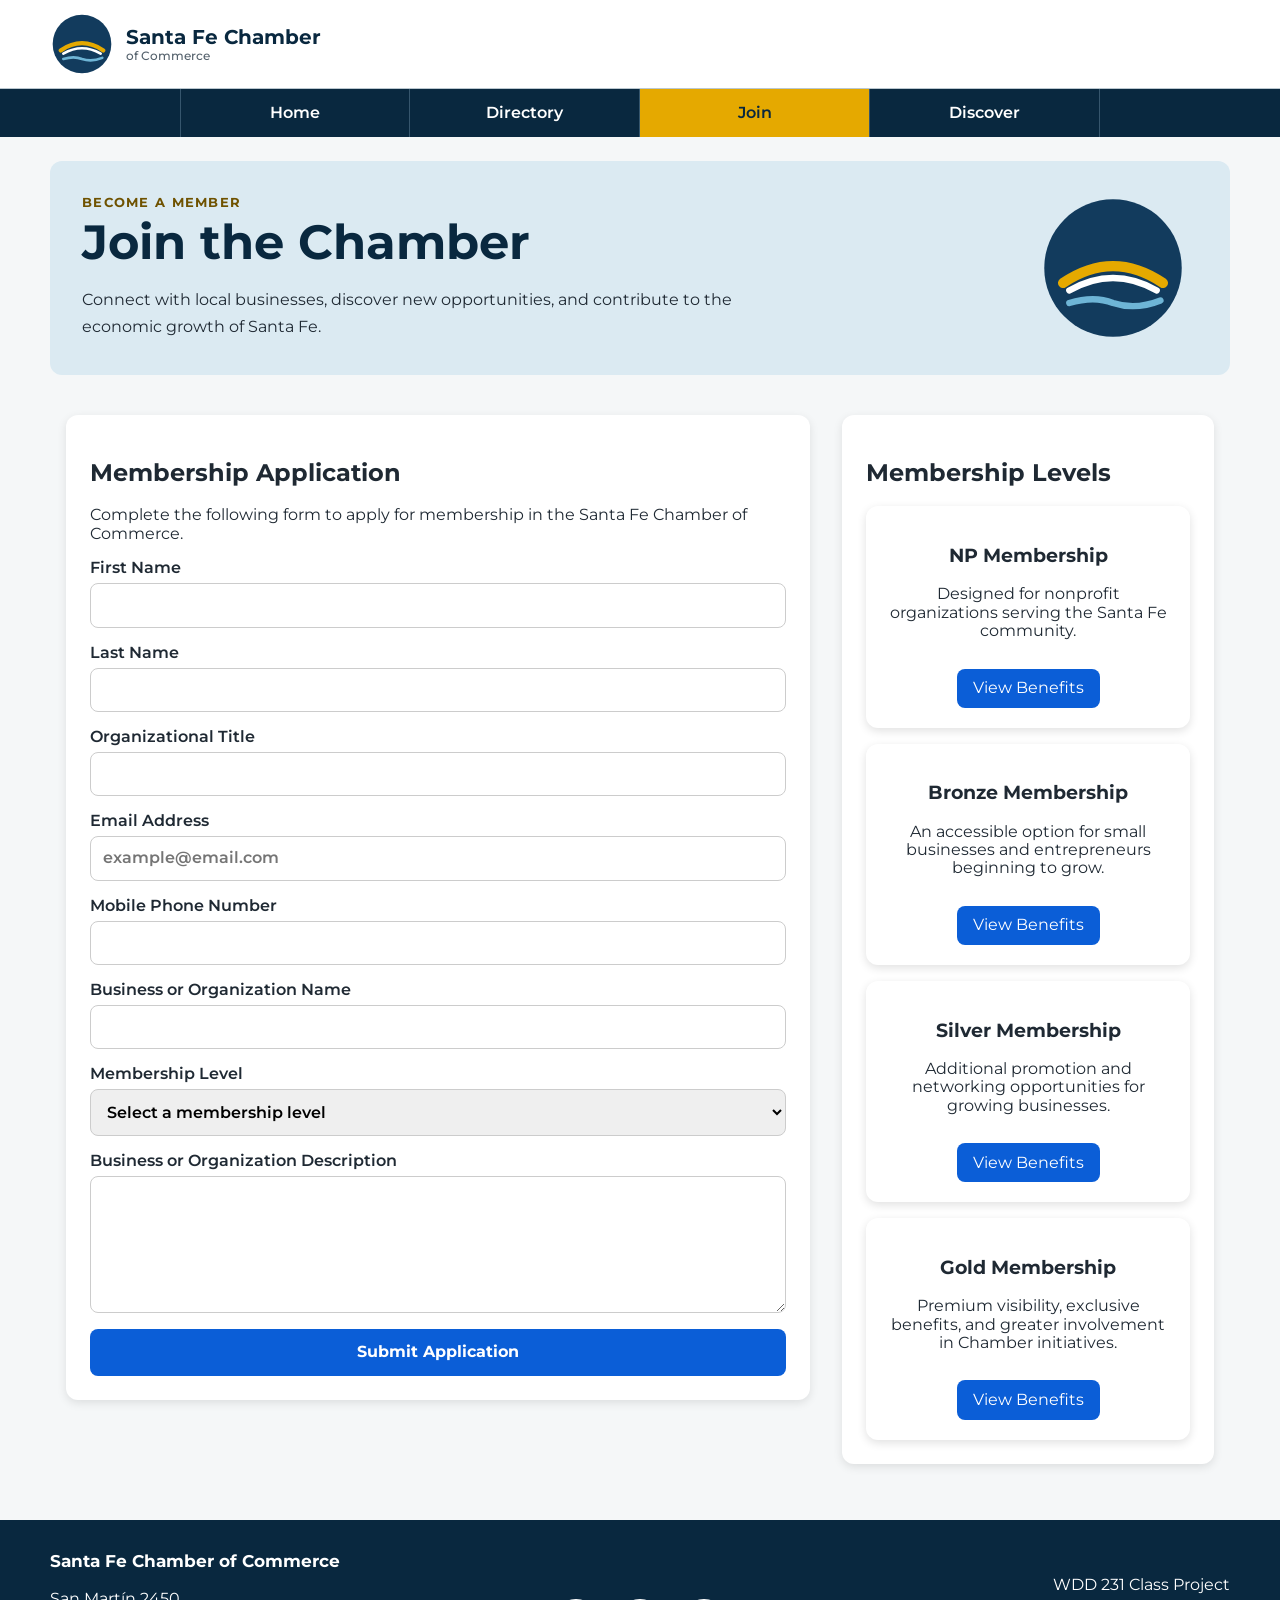
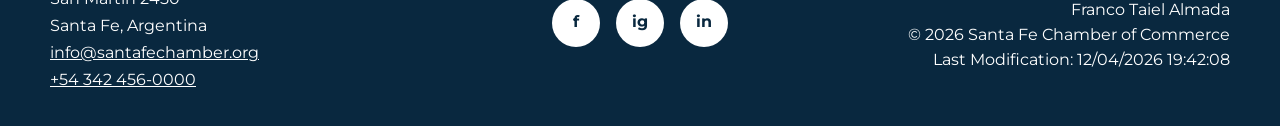
<file: chamber/join.html>
<!DOCTYPE html>
<html lang="en-US">

<head>
    <meta charset="UTF-8">
    <meta name="viewport" content="width=device-width, initial-scale=1.0">

    <title>Join the Chamber | Santa Fe Chamber of Commerce</title>

    <meta name="description"
        content="Join the Santa Fe Chamber of Commerce and discover membership opportunities for businesses and nonprofit organizations in Santa Fe, Argentina.">
    <meta name="author" content="Franco Taiel Almada">

    <meta property="og:title" content="Join the Santa Fe Chamber of Commerce">
    <meta property="og:description"
        content="Explore membership levels and become part of the Santa Fe business community.">
    <meta property="og:image" content="https://falmada15.github.io/wdd231/chamber/images/chamber-logo.svg">
    <meta property="og:url" content="https://falmada15.github.io/wdd231/chamber/join.html">

    <link rel="icon" href="images/chamber-logo.svg" type="image/svg+xml">

    <link rel="preconnect" href="https://fonts.googleapis.com">
    <link rel="preconnect" href="https://fonts.gstatic.com" crossorigin>

    <link href="https://fonts.googleapis.com/css2?family=Montserrat:wght@400;500;600;700&display=swap" rel="stylesheet">

    <link rel="stylesheet" href="styles/normalize.css">
    <link rel="stylesheet" href="styles/small.css">
    <link rel="stylesheet" href="styles/larger.css">

    <script src="scripts/join.js" defer></script>
</head>

<body>

    <header class="site-header">

        <a class="brand" href="index.html" aria-label="Santa Fe Chamber of Commerce home">

            <img src="images/chamber-logo.svg" alt="Santa Fe Chamber of Commerce logo" width="64" height="64">

            <span>
                Santa Fe Chamber
                <small>of Commerce</small>
            </span>

        </a>

        <button id="menu-button" class="menu-button" type="button" aria-label="Open navigation menu"
            aria-expanded="false" aria-controls="main-navigation">
        </button>

    </header>

    <nav id="main-navigation" class="navigation" aria-label="Main navigation">

        <ul>
            <li>
                <a href="index.html">Home</a>
            </li>

            <li>
                <a href="directory.html">Directory</a>
            </li>

            <li class="current">
                <a href="join.html">Join</a>
            </li>

            <li>
                <a href="discover.html">Discover</a>
            </li>
        </ul>

    </nav>

    <main class="join-main">

        <div class="page-heading">

            <div>
                <p class="eyebrow">Become a member</p>

                <h1>Join the Chamber</h1>

                <p>
                    Connect with local businesses, discover new opportunities,
                    and contribute to the economic growth of Santa Fe.
                </p>
            </div>

            <img src="images/chamber-logo.svg" alt="" width="150" height="150">

        </div>

        <div class="join-layout">

            <section class="application-section">

                <h2>Membership Application</h2>

                <p>
                    Complete the following form to apply for membership in the
                    Santa Fe Chamber of Commerce.
                </p>

                <form method="get" action="thankyou.html" class="membership-form">

                    <label>
                        First Name
                        <input type="text" name="firstName" title="Enter your first name" autocomplete="given-name"
                            required>
                    </label>

                    <label>
                        Last Name
                        <input type="text" name="lastName" title="Enter your last name" autocomplete="family-name"
                            required>
                    </label>

                    <label>
                        Organizational Title
                        <input type="text" name="organizationalTitle"
                            title="Enter your organizational title using at least seven letters, hyphens, or spaces"
                            autocomplete="organization-title" pattern="[A-Za-zÀ-ÿ -]{7,}">
                    </label>

                    <label>
                        Email Address
                        <input type="email" name="email" title="Enter your email address" autocomplete="email"
                            placeholder="example@email.com" required>
                    </label>

                    <label>
                        Mobile Phone Number
                        <input type="tel" name="mobilePhone" title="Enter your mobile phone number" autocomplete="tel"
                            required>
                    </label>

                    <label>
                        Business or Organization Name
                        <input type="text" name="organizationName"
                            title="Enter the name of your business or organization" autocomplete="organization"
                            required>
                    </label>

                    <label>
                        Membership Level
                        <select name="membershipLevel" title="Select a membership level" required>

                            <option value="" disabled selected>
                                Select a membership level
                            </option>

                            <option value="NP Membership">
                                NP Membership
                            </option>

                            <option value="Bronze Membership">
                                Bronze Membership
                            </option>

                            <option value="Silver Membership">
                                Silver Membership
                            </option>

                            <option value="Gold Membership">
                                Gold Membership
                            </option>

                        </select>
                    </label>

                    <label>
                        Business or Organization Description
                        <textarea name="description" title="Describe your business or organization" rows="6"></textarea>
                    </label>

                    <input type="hidden" id="timestamp" name="timestamp">

                    <button type="submit" class="submit-membership">
                        Submit Application
                    </button>

                </form>

            </section>

            <section class="membership-section">

                <h2>Membership Levels</h2>

                <div class="membership-cards">

                    <article class="membership-card">

                        <h3>NP Membership</h3>

                        <p>
                            Designed for nonprofit organizations serving the
                            Santa Fe community.
                        </p>

                        <button type="button" class="membership-details" data-modal="np-modal">
                            View Benefits
                        </button>

                    </article>

                    <article class="membership-card">

                        <h3>Bronze Membership</h3>

                        <p>
                            An accessible option for small businesses and
                            entrepreneurs beginning to grow.
                        </p>

                        <button type="button" class="membership-details" data-modal="bronze-modal">
                            View Benefits
                        </button>

                    </article>

                    <article class="membership-card">

                        <h3>Silver Membership</h3>

                        <p>
                            Additional promotion and networking opportunities
                            for growing businesses.
                        </p>

                        <button type="button" class="membership-details" data-modal="silver-modal">
                            View Benefits
                        </button>

                    </article>

                    <article class="membership-card">

                        <h3>Gold Membership</h3>

                        <p>
                            Premium visibility, exclusive benefits, and greater
                            involvement in Chamber initiatives.
                        </p>

                        <button type="button" class="membership-details" data-modal="gold-modal">
                            View Benefits
                        </button>

                    </article>

                </div>

            </section>

        </div>

        <dialog id="np-modal" class="membership-modal">

            <button type="button" class="close-modal" aria-label="Close NP Membership information">
                ×
            </button>

            <h2>NP Membership</h2>

            <p>
                This no-cost membership level is available to qualifying
                nonprofit organizations.
            </p>

            <h3>Benefits</h3>

            <ul>
                <li>Access to Chamber networking events</li>
                <li>Organization listing in the business directory</li>
                <li>Community partnership opportunities</li>
                <li>Access to educational workshops</li>
            </ul>

        </dialog>

        <dialog id="bronze-modal" class="membership-modal">

            <button type="button" class="close-modal" aria-label="Close Bronze Membership information">
                ×
            </button>

            <h2>Bronze Membership</h2>

            <p>
                A basic membership designed for entrepreneurs and small
                businesses.
            </p>

            <h3>Benefits</h3>

            <ul>
                <li>Business directory listing</li>
                <li>Access to networking events</li>
                <li>Member training opportunities</li>
                <li>Chamber news and business resources</li>
            </ul>

        </dialog>

        <dialog id="silver-modal" class="membership-modal">

            <button type="button" class="close-modal" aria-label="Close Silver Membership information">
                ×
            </button>

            <h2>Silver Membership</h2>

            <p>
                A membership level offering increased exposure and
                professional development opportunities.
            </p>

            <h3>Benefits</h3>

            <ul>
                <li>All Bronze Membership benefits</li>
                <li>Priority registration for Chamber events</li>
                <li>Additional business directory promotion</li>
                <li>Discounts on selected events and workshops</li>
            </ul>

        </dialog>

        <dialog id="gold-modal" class="membership-modal">

            <button type="button" class="close-modal" aria-label="Close Gold Membership information">
                ×
            </button>

            <h2>Gold Membership</h2>

            <p>
                Our premium membership level provides maximum visibility and
                participation within the Chamber.
            </p>

            <h3>Benefits</h3>

            <ul>
                <li>All Silver Membership benefits</li>
                <li>Featured placement in Chamber promotions</li>
                <li>Exclusive invitations to leadership events</li>
                <li>Premium sponsorship and advertising opportunities</li>
                <li>Priority support from Chamber representatives</li>
            </ul>

        </dialog>

    </main>

    <footer>

        <div class="footer-contact">

            <h2>Santa Fe Chamber of Commerce</h2>

            <address>
                San Martín 2450<br>
                Santa Fe, Argentina<br>

                <a href="mailto:info@santafechamber.org">
                    info@santafechamber.org
                </a><br>

                <a href="tel:+543424560000">
                    +54 342 456-0000
                </a>
            </address>

        </div>

        <div class="footer-social">

            <a href="https://www.facebook.com/" target="_blank" rel="noopener noreferrer"
                aria-label="Santa Fe Chamber on Facebook">
                f
            </a>

            <a href="https://www.instagram.com/" target="_blank" rel="noopener noreferrer"
                aria-label="Santa Fe Chamber on Instagram">
                ig
            </a>

            <a href="https://www.linkedin.com/" target="_blank" rel="noopener noreferrer"
                aria-label="Santa Fe Chamber on LinkedIn">
                in
            </a>

        </div>

        <div class="footer-development">

            <p>WDD 231 Class Project</p>
            <p>Franco Taiel Almada</p>

            <p>
                &copy; <span id="current-year"></span>
                Santa Fe Chamber of Commerce
            </p>

            <p id="last-modified"></p>

        </div>

    </footer>

</body>

</html>
</file>
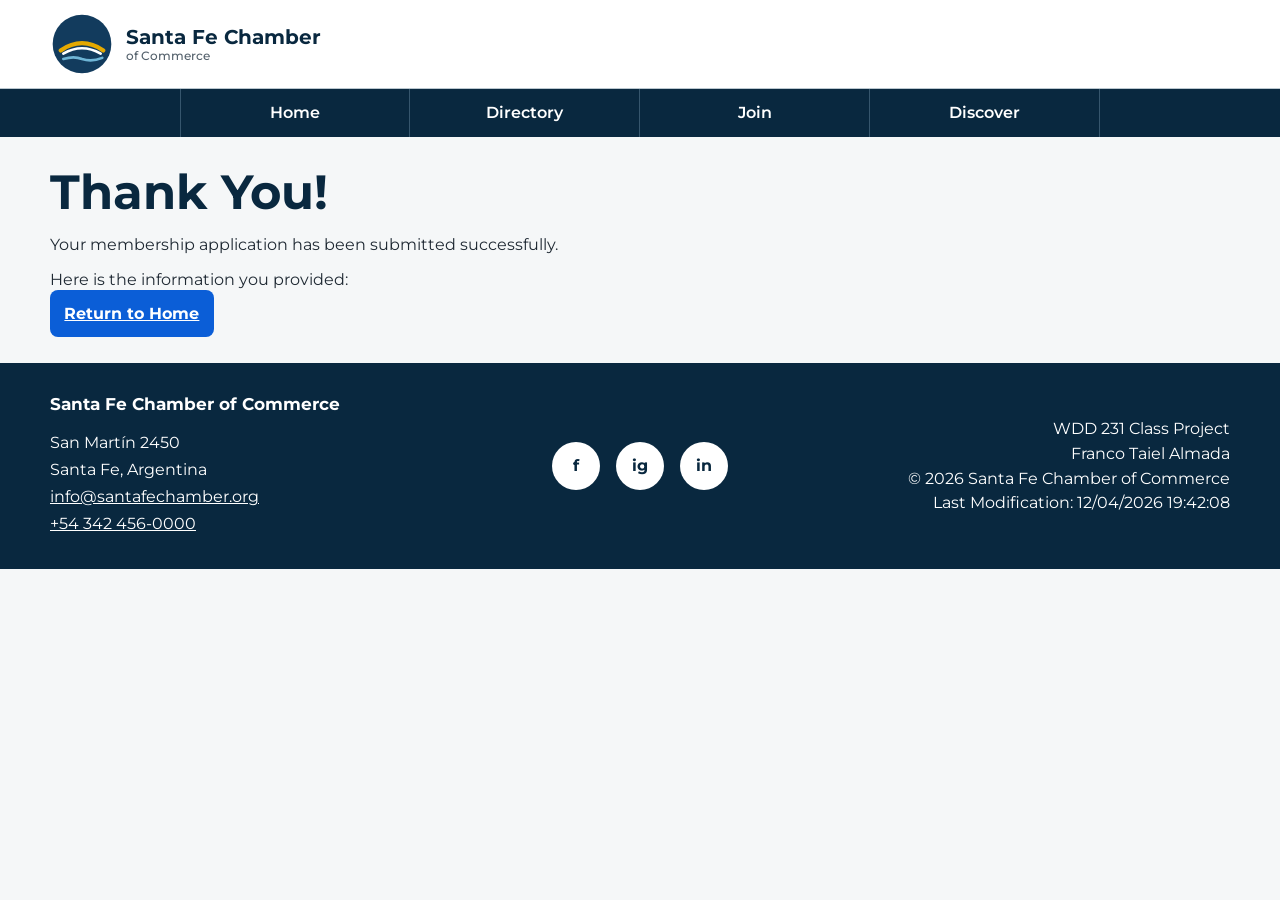
<file: chamber/thankyou.html>
<!DOCTYPE html>
<html lang="en-US">

<head>
    <meta charset="UTF-8">
    <meta name="viewport" content="width=device-width, initial-scale=1.0">

    <title>Thank You | Santa Fe Chamber of Commerce</title>

    <meta name="description"
        content="Thank you for submitting your membership application to the Santa Fe Chamber of Commerce.">
    <meta name="author" content="Franco Taiel Almada">

    <meta property="og:title" content="Thank You | Santa Fe Chamber of Commerce">
    <meta property="og:description" content="Your Chamber membership application has been submitted successfully.">
    <meta property="og:image" content="https://falmada15.github.io/wdd231/chamber/images/chamber-logo.svg">
    <meta property="og:url" content="https://falmada15.github.io/wdd231/chamber/thankyou.html">

    <link rel="icon" href="images/chamber-logo.svg" type="image/svg+xml">

    <link rel="preconnect" href="https://fonts.googleapis.com">
    <link rel="preconnect" href="https://fonts.gstatic.com" crossorigin>

    <link href="https://fonts.googleapis.com/css2?family=Montserrat:wght@400;500;600;700&display=swap" rel="stylesheet">

    <link rel="stylesheet" href="styles/normalize.css">
    <link rel="stylesheet" href="styles/small.css">
    <link rel="stylesheet" href="styles/larger.css">

    <script src="scripts/thankyou.js" defer></script>
</head>

<body>

    <header class="site-header">

        <a class="brand" href="index.html" aria-label="Santa Fe Chamber of Commerce home">

            <img src="images/chamber-logo.svg" alt="Santa Fe Chamber of Commerce logo" width="64" height="64">

            <span>
                Santa Fe Chamber
                <small>of Commerce</small>
            </span>

        </a>

        <button id="menu-button" class="menu-button" type="button" aria-label="Open navigation menu"
            aria-expanded="false" aria-controls="main-navigation">
        </button>

    </header>

    <nav id="main-navigation" class="navigation" aria-label="Main navigation">

        <ul>
            <li>
                <a href="index.html">Home</a>
            </li>

            <li>
                <a href="directory.html">Directory</a>
            </li>

            <li>
                <a href="join.html">Join</a>
            </li>

            <li>
                <a href="discover.html">Discover</a>
            </li>
        </ul>

    </nav>

    <main class="thankyou-main">

        <section class="thankyou-section">

            <h1>Thank You!</h1>

            <p>
                Your membership application has been submitted successfully.
            </p>

            <p>
                Here is the information you provided:
            </p>

            <div id="application-summary"></div>

            <a class="submit-membership" href="index.html">
                Return to Home
            </a>

        </section>

    </main>

    <footer>

        <div class="footer-contact">

            <h2>Santa Fe Chamber of Commerce</h2>

            <address>
                San Martín 2450<br>
                Santa Fe, Argentina<br>

                <a href="mailto:info@santafechamber.org">
                    info@santafechamber.org
                </a><br>

                <a href="tel:+543424560000">
                    +54 342 456-0000
                </a>
            </address>

        </div>

        <div class="footer-social">

            <a href="https://www.facebook.com/" target="_blank" rel="noopener noreferrer"
                aria-label="Santa Fe Chamber on Facebook">
                f
            </a>

            <a href="https://www.instagram.com/" target="_blank" rel="noopener noreferrer"
                aria-label="Santa Fe Chamber on Instagram">
                ig
            </a>

            <a href="https://www.linkedin.com/" target="_blank" rel="noopener noreferrer"
                aria-label="Santa Fe Chamber on LinkedIn">
                in
            </a>

        </div>

        <div class="footer-development">

            <p>WDD 231 Class Project</p>
            <p>Franco Taiel Almada</p>

            <p>
                &copy; <span id="current-year"></span>
                Santa Fe Chamber of Commerce
            </p>

            <p id="last-modified"></p>

        </div>

    </footer>

</body>

</html>
</file>
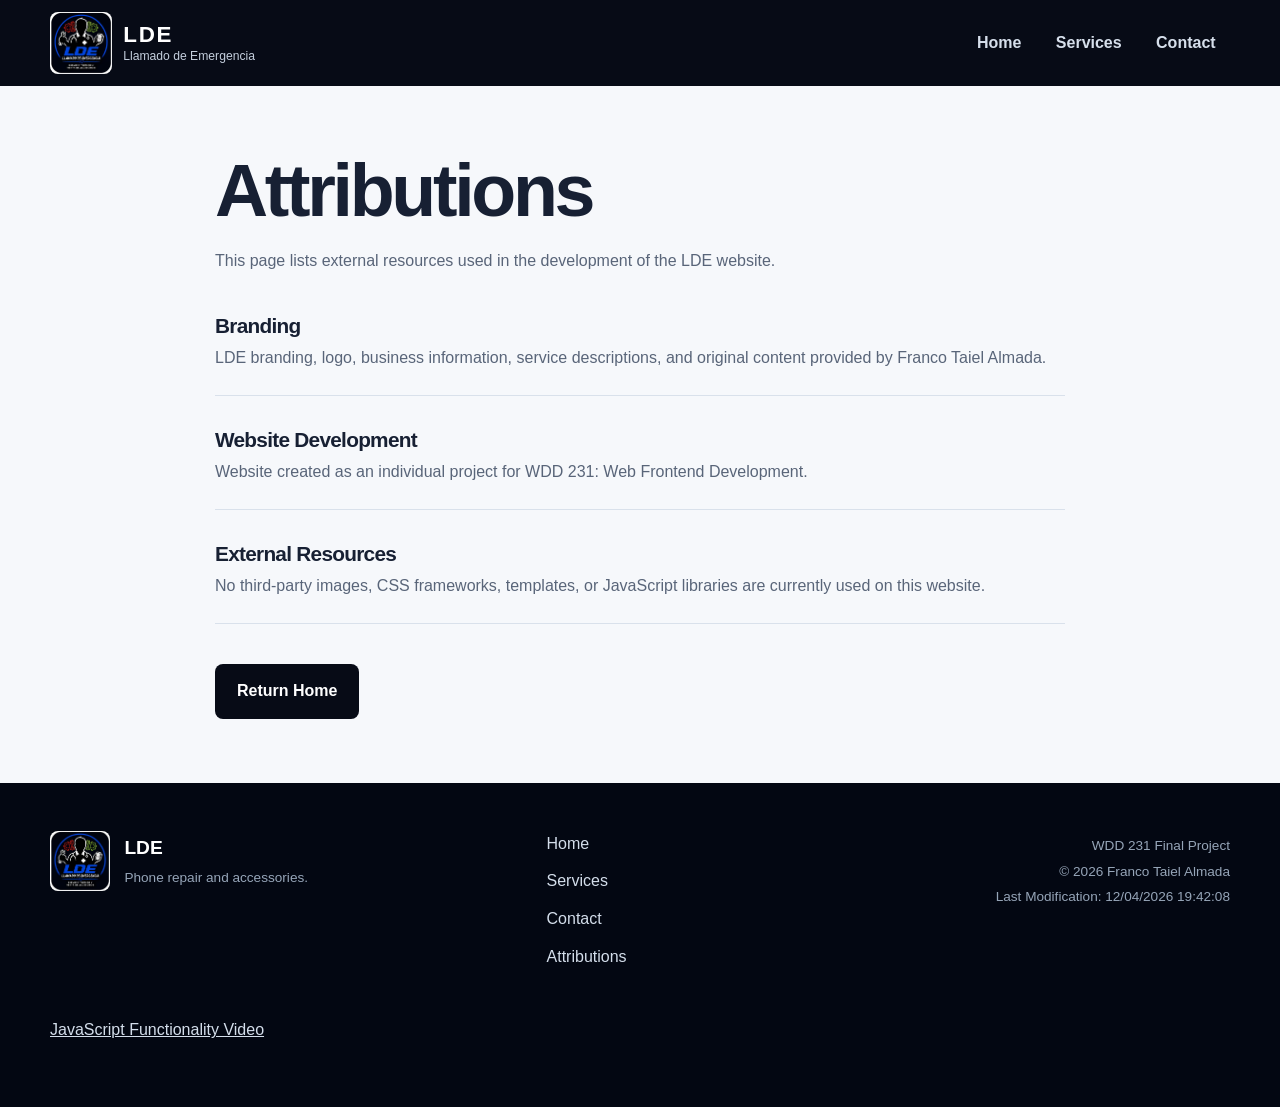
<file: final/attributions.html>
<!doctype html>
<html lang="en-US">

<head>
    <meta charset="utf-8">
    <meta name="viewport" content="width=device-width, initial-scale=1">

    <title>Attributions | LDE Phone Repair & Accessories</title>

    <meta name="description" content="Sources and attributions for the LDE Phone Repair & Accessories website project.">

    <meta name="author" content="Franco Taiel Almada">

    <link rel="icon" type="image/webp" href="images/lde-favicon.webp?v=2">

    <link rel="preconnect" href="https://fonts.googleapis.com">
    <link rel="preconnect" href="https://fonts.gstatic.com" crossorigin>

    <link href="https://fonts.googleapis.com/css2?family=Montserrat:wght@400;500;600;700&display=swap" rel="stylesheet">

    <link rel="stylesheet" href="styles/small.css">
    <link rel="stylesheet" href="styles/larger.css">

    <script type="module" src="scripts/main.js"></script>
</head>

<body>

    <header class="site-header">

        <a class="brand" href="index.html" aria-label="LDE home">

            <img src="images/lde-logo.webp" alt="LDE Llamado de Emergencia logo" width="70" height="70">

            <span>
                <strong>LDE</strong>
                <small>Llamado de Emergencia</small>
            </span>

        </a>

        <button id="menu-button" class="menu-button" type="button" aria-label="Open navigation menu"
            aria-expanded="false" aria-controls="main-navigation">
            ☰
        </button>

        <nav id="main-navigation" class="navigation" aria-label="Main navigation">

            <ul>
                <li>
                    <a href="index.html">Home</a>
                </li>

                <li>
                    <a href="services.html">Services</a>
                </li>

                <li>
                    <a href="contact.html">Contact</a>
                </li>
            </ul>

        </nav>

    </header>


    <main class="attributions-main">

        <h1>Attributions</h1>

        <p>
            This page lists external resources used in the
            development of the LDE website.
        </p>

        <section>

            <h2>Branding</h2>

            <p>
                LDE branding, logo, business information,
                service descriptions, and original content
                provided by Franco Taiel Almada.
            </p>

        </section>

        <section>

            <h2>Website Development</h2>

            <p>
                Website created as an individual project for
                WDD 231: Web Frontend Development.
            </p>

        </section>

        <section>

            <h2>External Resources</h2>

            <p>
                No third-party images, CSS frameworks, templates,
                or JavaScript libraries are currently used on
                this website.
            </p>

        </section>

        <a class="button button-dark" href="index.html">
            Return Home
        </a>

    </main>


    <footer>

        <div class="footer-brand">

            <img src="images/lde-logo.webp" alt="" width="60" height="60" loading="lazy">

            <div>
                <strong>LDE</strong>

                <p>
                    Phone repair and accessories.
                </p>
            </div>

        </div>

        <nav class="footer-navigation" aria-label="Footer navigation">

            <a href="index.html">Home</a>
            <a href="services.html">Services</a>
            <a href="contact.html">Contact</a>
            <a href="attributions.html">Attributions</a>

        </nav>

        <div class="footer-course">

            <p>WDD 231 Final Project</p>

            <p>
                &copy;
                <span id="current-year"></span>
                Franco Taiel Almada
            </p>

            <p id="last-modified"></p>

        </div>

        <p>
            <a href="https://youtu.be/1jJ6hHI5ick" target="_blank">
                JavaScript Functionality Video
            </a>
        </p>

    </footer>

</body>

</html>
</file>
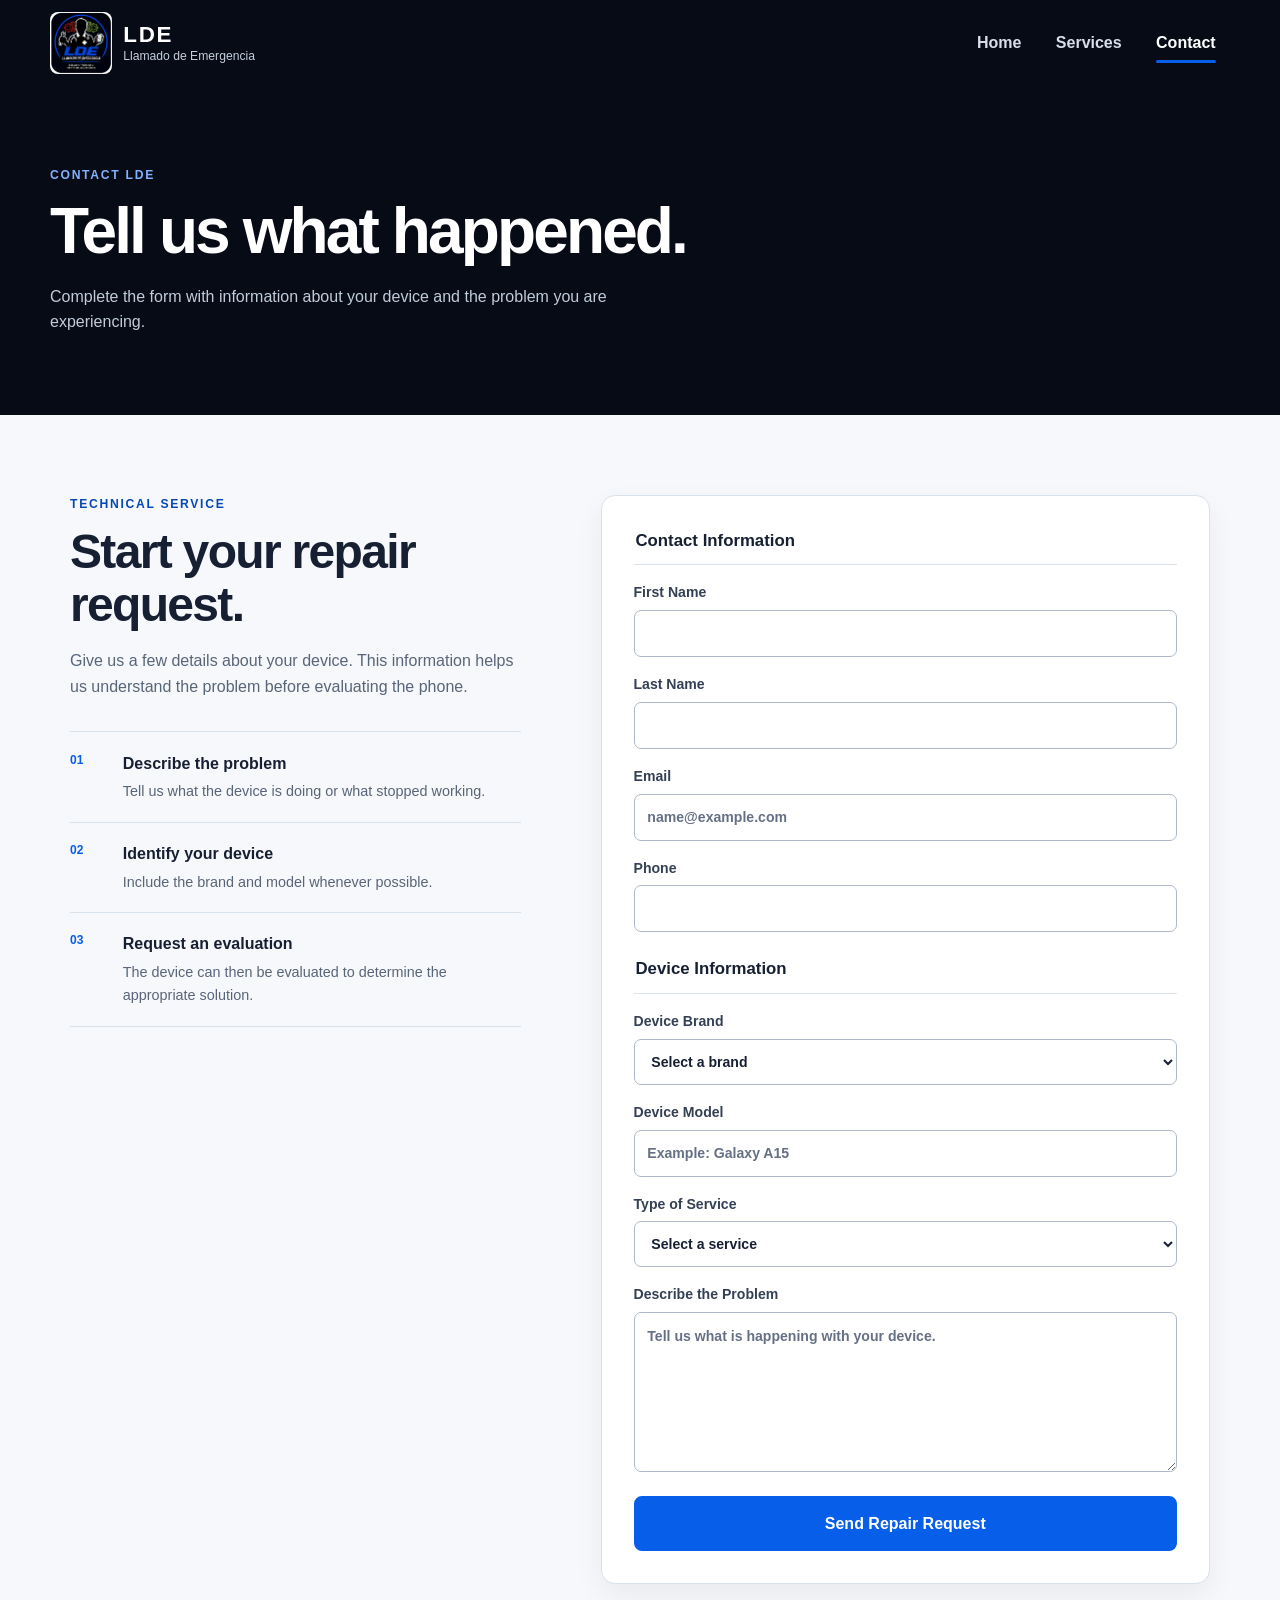
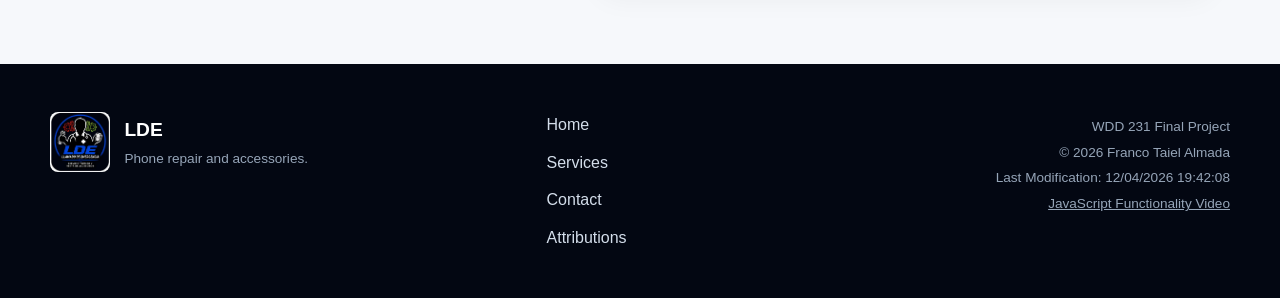
<file: final/contact.html>
<!doctype html>
<html lang="en-US">

<head>
    <meta charset="utf-8">
    <meta name="viewport" content="width=device-width, initial-scale=1">

    <title>Contact | LDE Phone Repair & Accessories</title>

    <meta name="description"
        content="Contact LDE in Santa Fe to request mobile phone technical service, diagnostics, repairs, or information about accessories.">

    <meta name="author" content="Franco Taiel Almada">

    <meta property="og:title" content="Contact | LDE Phone Repair & Accessories">

    <meta property="og:description"
        content="Request technical service or contact LDE for mobile phone repairs and accessories in Santa Fe, Argentina.">

    <meta property="og:image" content="https://falmada15.github.io/wdd231/final/images/lde-logo.webp">

    <meta property="og:url" content="https://falmada15.github.io/wdd231/final/contact.html">

    <meta property="og:type" content="website">

    <link rel="icon" type="image/webp" href="images/lde-favicon.webp?v=2">

    <link rel="preconnect" href="https://fonts.googleapis.com">
    <link rel="preconnect" href="https://fonts.gstatic.com" crossorigin>

    <link href="https://fonts.googleapis.com/css2?family=Montserrat:wght@400;500;600;700&display=swap" rel="stylesheet">

    <link rel="stylesheet" href="styles/small.css">
    <link rel="stylesheet" href="styles/larger.css">

    <script type="module" src="scripts/contact.js"></script>
</head>

<body>

    <header class="site-header">

        <a class="brand" href="index.html" aria-label="LDE home">

            <img src="images/lde-logo.webp" alt="LDE Llamado de Emergencia logo" width="70" height="70">

            <span>
                <strong>LDE</strong>
                <small>Llamado de Emergencia</small>
            </span>

        </a>

        <button id="menu-button" class="menu-button" type="button" aria-label="Open navigation menu"
            aria-expanded="false" aria-controls="main-navigation">
            ☰
        </button>

        <nav id="main-navigation" class="navigation" aria-label="Main navigation">

            <ul>
                <li>
                    <a href="index.html">
                        Home
                    </a>
                </li>

                <li>
                    <a href="services.html">
                        Services
                    </a>
                </li>

                <li>
                    <a class="active" href="contact.html" aria-current="page">
                        Contact
                    </a>
                </li>
            </ul>

        </nav>

    </header>


    <main>

        <section class="contact-heading">

            <div>

                <p class="eyebrow">
                    Contact LDE
                </p>

                <h1>
                    Tell us what happened.
                </h1>

                <p>
                    Complete the form with information about your
                    device and the problem you are experiencing.
                </p>

            </div>

        </section>


        <section class="contact-section">

            <div class="contact-information">

                <p class="eyebrow">
                    Technical Service
                </p>

                <h2>
                    Start your repair request.
                </h2>

                <p>
                    Give us a few details about your device.
                    This information helps us understand the
                    problem before evaluating the phone.
                </p>

                <div class="contact-points">

                    <div>
                        <span>01</span>

                        <div>
                            <strong>Describe the problem</strong>

                            <p>
                                Tell us what the device is doing
                                or what stopped working.
                            </p>
                        </div>
                    </div>

                    <div>
                        <span>02</span>

                        <div>
                            <strong>Identify your device</strong>

                            <p>
                                Include the brand and model whenever
                                possible.
                            </p>
                        </div>
                    </div>

                    <div>
                        <span>03</span>

                        <div>
                            <strong>Request an evaluation</strong>

                            <p>
                                The device can then be evaluated
                                to determine the appropriate solution.
                            </p>
                        </div>
                    </div>

                </div>

            </div>


            <div class="form-container">

                <form class="contact-form" method="get" action="thankyou.html">

                    <fieldset>

                        <legend>
                            Contact Information
                        </legend>

                        <label>
                            First Name
                            <input type="text" name="firstName" autocomplete="given-name" required>
                        </label>

                        <label>
                            Last Name
                            <input type="text" name="lastName" autocomplete="family-name" required>
                        </label>

                        <label>
                            Email
                            <input type="email" name="email" autocomplete="email" placeholder="name@example.com"
                                required>
                        </label>

                        <label>
                            Phone
                            <input type="tel" name="phone" autocomplete="tel" required>
                        </label>

                    </fieldset>


                    <fieldset>

                        <legend>
                            Device Information
                        </legend>

                        <label>
                            Device Brand
                            <select name="brand" required>

                                <option value="">
                                    Select a brand
                                </option>

                                <option value="Samsung">
                                    Samsung
                                </option>

                                <option value="Motorola">
                                    Motorola
                                </option>

                                <option value="Apple">
                                    Apple
                                </option>

                                <option value="Xiaomi">
                                    Xiaomi
                                </option>

                                <option value="Other">
                                    Other
                                </option>

                            </select>
                        </label>

                        <label>
                            Device Model
                            <input type="text" name="model" placeholder="Example: Galaxy A15" required>
                        </label>

                        <label>
                            Type of Service

                            <select name="service" required>

                                <option value="">
                                    Select a service
                                </option>

                                <option value="Screen Repair">
                                    Screen Repair
                                </option>

                                <option value="Battery">
                                    Battery
                                </option>

                                <option value="Charging">
                                    Charging Problem
                                </option>

                                <option value="Software">
                                    Software Problem
                                </option>

                                <option value="Diagnostics">
                                    Diagnostics
                                </option>

                                <option value="Other">
                                    Other
                                </option>

                            </select>
                        </label>

                        <label>
                            Describe the Problem

                            <textarea name="problem" rows="6" minlength="10" required
                                placeholder="Tell us what is happening with your device."></textarea>
                        </label>

                    </fieldset>

                    <input type="hidden" id="timestamp" name="timestamp">

                    <button class="form-submit" type="submit">
                        Send Repair Request
                    </button>

                </form>

            </div>

        </section>

    </main>


    <footer>

        <div class="footer-brand">

            <img src="images/lde-logo.webp" alt="" width="60" height="60" loading="lazy">

            <div>
                <strong>LDE</strong>

                <p>
                    Phone repair and accessories.
                </p>
            </div>

        </div>

        <nav class="footer-navigation" aria-label="Footer navigation">

            <a href="index.html">Home</a>
            <a href="services.html">Services</a>
            <a href="contact.html">Contact</a>
            <a href="attributions.html">Attributions</a>

        </nav>

        <div class="footer-course">

            <p>
                WDD 231 Final Project
            </p>

            <p>
                &copy;
                <span id="current-year"></span>
                Franco Taiel Almada
            </p>

            <p id="last-modified"></p>

            <p>
                <a href="https://youtu.be/1jJ6hHI5ick" target="_blank">
                    JavaScript Functionality Video
                </a>
            </p>

        </div>

    </footer>

</body>

</html>
</file>
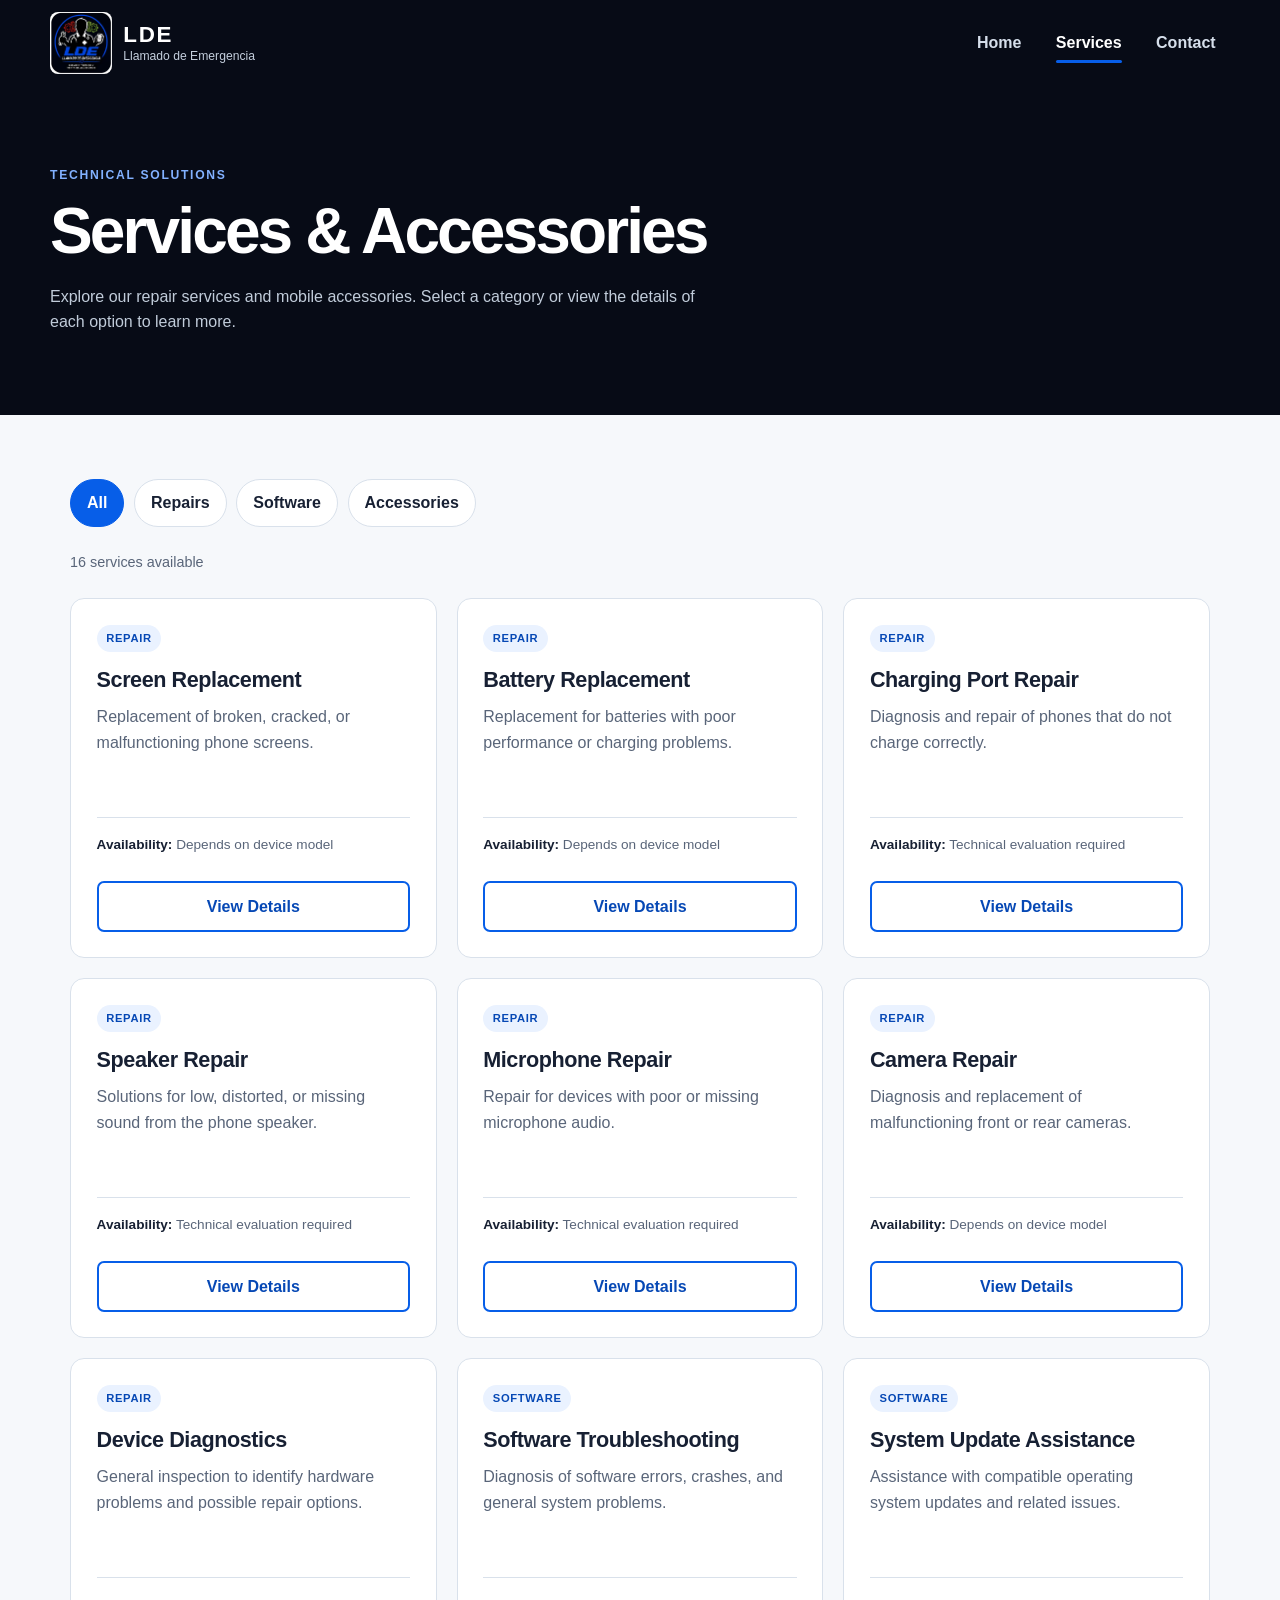
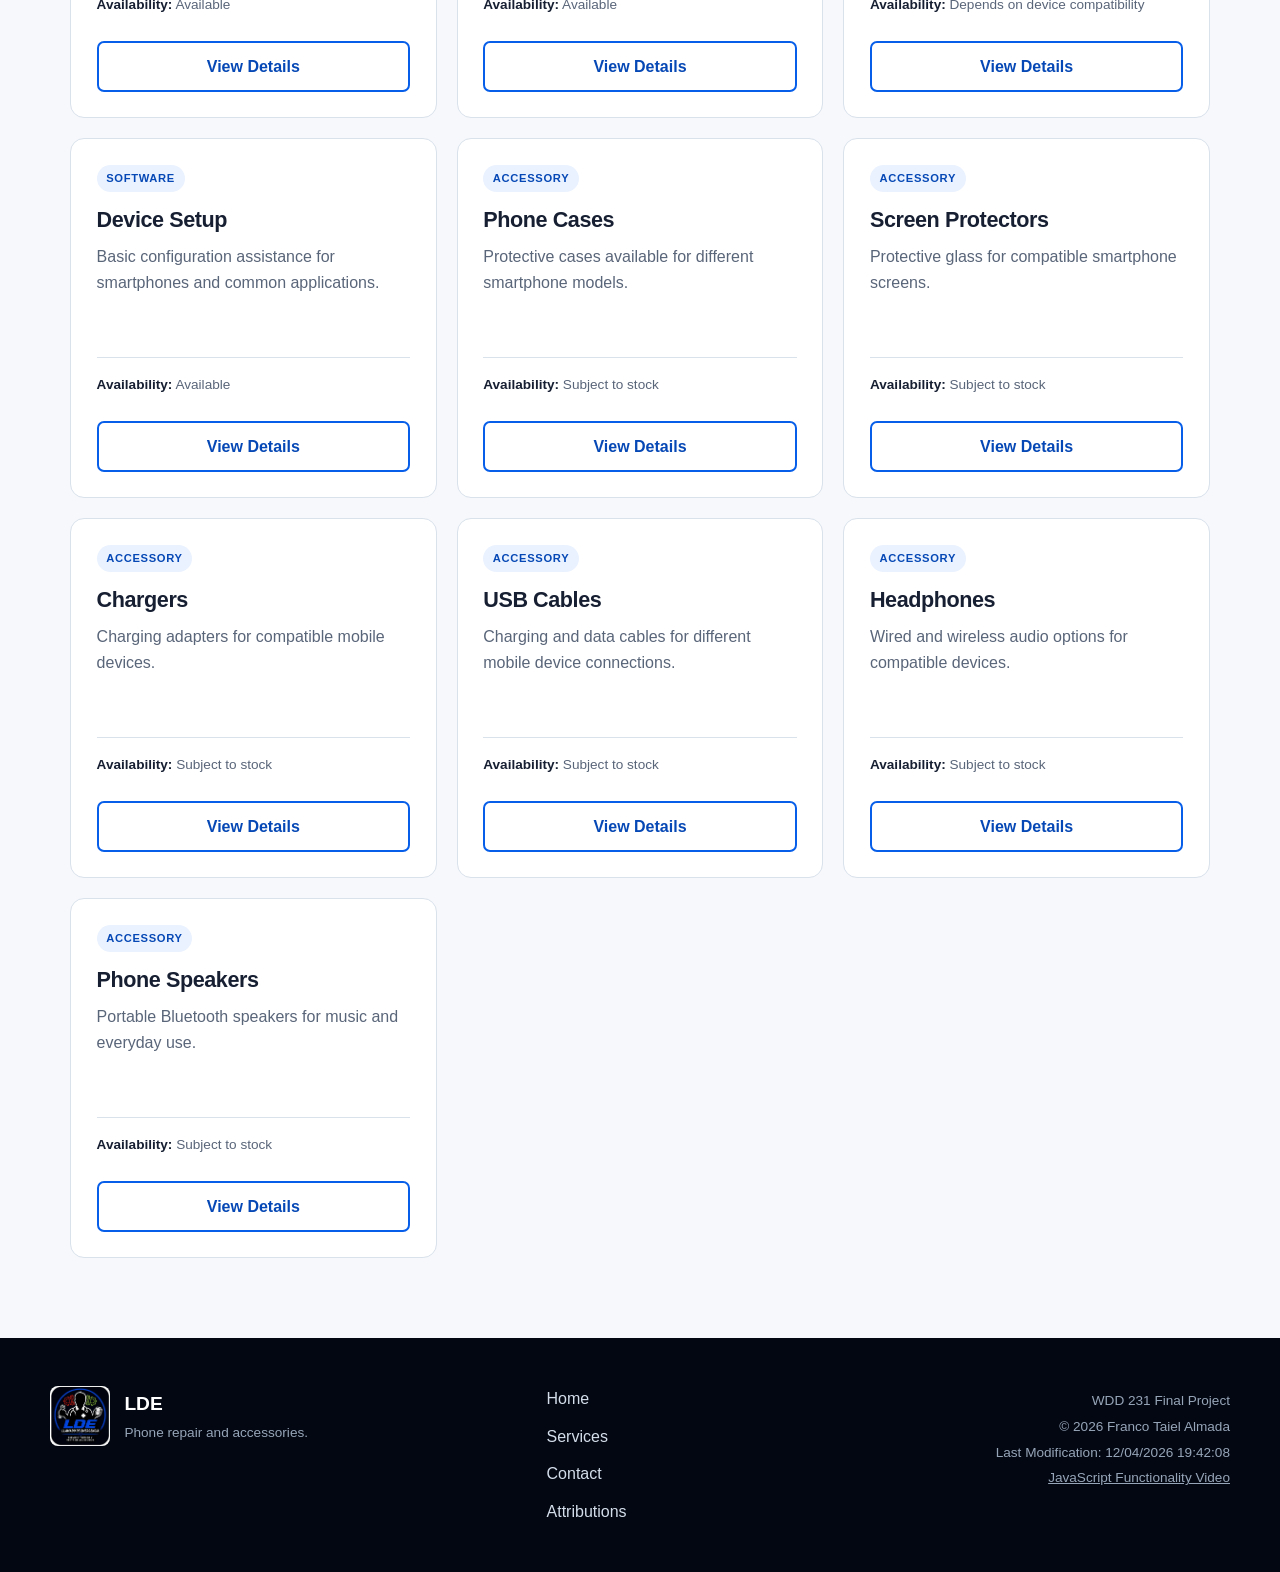
<file: final/services.html>
<!doctype html>
<html lang="en-US">

<head>
    <meta charset="utf-8">
    <meta name="viewport" content="width=device-width, initial-scale=1">

    <title>Services | LDE Phone Repair & Accessories</title>

    <meta name="description"
        content="Explore phone repair services, technical solutions, and mobile accessories available from LDE in Santa Fe, Argentina.">

    <meta name="author" content="Franco Taiel Almada">

    <meta property="og:title" content="Services | LDE Phone Repair & Accessories">

    <meta property="og:description"
        content="Explore repair services and mobile accessories available from LDE in Santa Fe, Argentina.">

    <meta property="og:image" content="https://falmada15.github.io/wdd231/final/images/lde-logo.webp">

    <meta property="og:url" content="https://falmada15.github.io/wdd231/final/services.html">

    <meta property="og:type" content="website">

    <link rel="icon" type="image/webp" href="images/lde-favicon.webp?v=2">

    <link rel="preconnect" href="https://fonts.googleapis.com">
    <link rel="preconnect" href="https://fonts.gstatic.com" crossorigin>

    <link href="https://fonts.googleapis.com/css2?family=Montserrat:wght@400;500;600;700&display=swap" rel="stylesheet">

    <link rel="stylesheet" href="styles/small.css">
    <link rel="stylesheet" href="styles/larger.css">

    <script type="module" src="scripts/services.js"></script>
</head>

<body>

    <header class="site-header">

        <a class="brand" href="index.html" aria-label="LDE home">

            <img src="images/lde-logo.webp" alt="LDE Llamado de Emergencia logo" width="70" height="70">

            <span>
                <strong>LDE</strong>
                <small>Llamado de Emergencia</small>
            </span>

        </a>

        <button id="menu-button" class="menu-button" type="button" aria-label="Open navigation menu"
            aria-expanded="false" aria-controls="main-navigation">
            ☰
        </button>

        <nav id="main-navigation" class="navigation" aria-label="Main navigation">

            <ul>
                <li>
                    <a href="index.html">
                        Home
                    </a>
                </li>

                <li>
                    <a class="active" href="services.html" aria-current="page">
                        Services
                    </a>
                </li>

                <li>
                    <a href="contact.html">
                        Contact
                    </a>
                </li>
            </ul>

        </nav>

    </header>

    <main>

        <section class="services-heading">

            <div>

                <p class="eyebrow">
                    Technical Solutions
                </p>

                <h1>Services & Accessories</h1>

                <p>
                    Explore our repair services and mobile
                    accessories. Select a category or view
                    the details of each option to learn more.
                </p>

            </div>

        </section>

        <div class="services-section">

            <div class="service-filters">

                <button class="filter-button active-filter" type="button" data-filter="all">
                    All
                </button>

                <button class="filter-button" type="button" data-filter="repair">
                    Repairs
                </button>

                <button class="filter-button" type="button" data-filter="software">
                    Software
                </button>

                <button class="filter-button" type="button" data-filter="accessory">
                    Accessories
                </button>

            </div>

            <p id="service-count" class="service-count" aria-live="polite">
            </p>

            <div id="services-grid" class="services-grid">
            </div>

            <p id="services-error" class="services-error" hidden>
            </p>

        </div>

    </main>

    <dialog id="service-modal" class="service-modal">

        <button id="close-modal" class="close-modal" type="button" aria-label="Close service details">
            ×
        </button>

        <div id="modal-content">
        </div>

    </dialog>

    <footer>

        <div class="footer-brand">

            <img src="images/lde-logo.webp" alt="LDE phone repair and accessories" width="60" height="60"
                loading="lazy">
            <div>
                <strong>LDE</strong>

                <p>
                    Phone repair and accessories.
                </p>
            </div>

        </div>

        <nav class="footer-navigation" aria-label="Footer navigation">

            <a href="index.html">Home</a>
            <a href="services.html">Services</a>
            <a href="contact.html">Contact</a>
            <a href="attributions.html">Attributions</a>

        </nav>

        <div class="footer-course">

            <p>
                WDD 231 Final Project
            </p>

            <p>
                &copy;
                <span id="current-year"></span>
                Franco Taiel Almada
            </p>

            <p id="last-modified"></p>

            <p>
                <a href="https://youtu.be/1jJ6hHI5ick" target="_blank">
                    JavaScript Functionality Video
                </a>
            </p>

        </div>

    </footer>

</body>

</html>
</file>
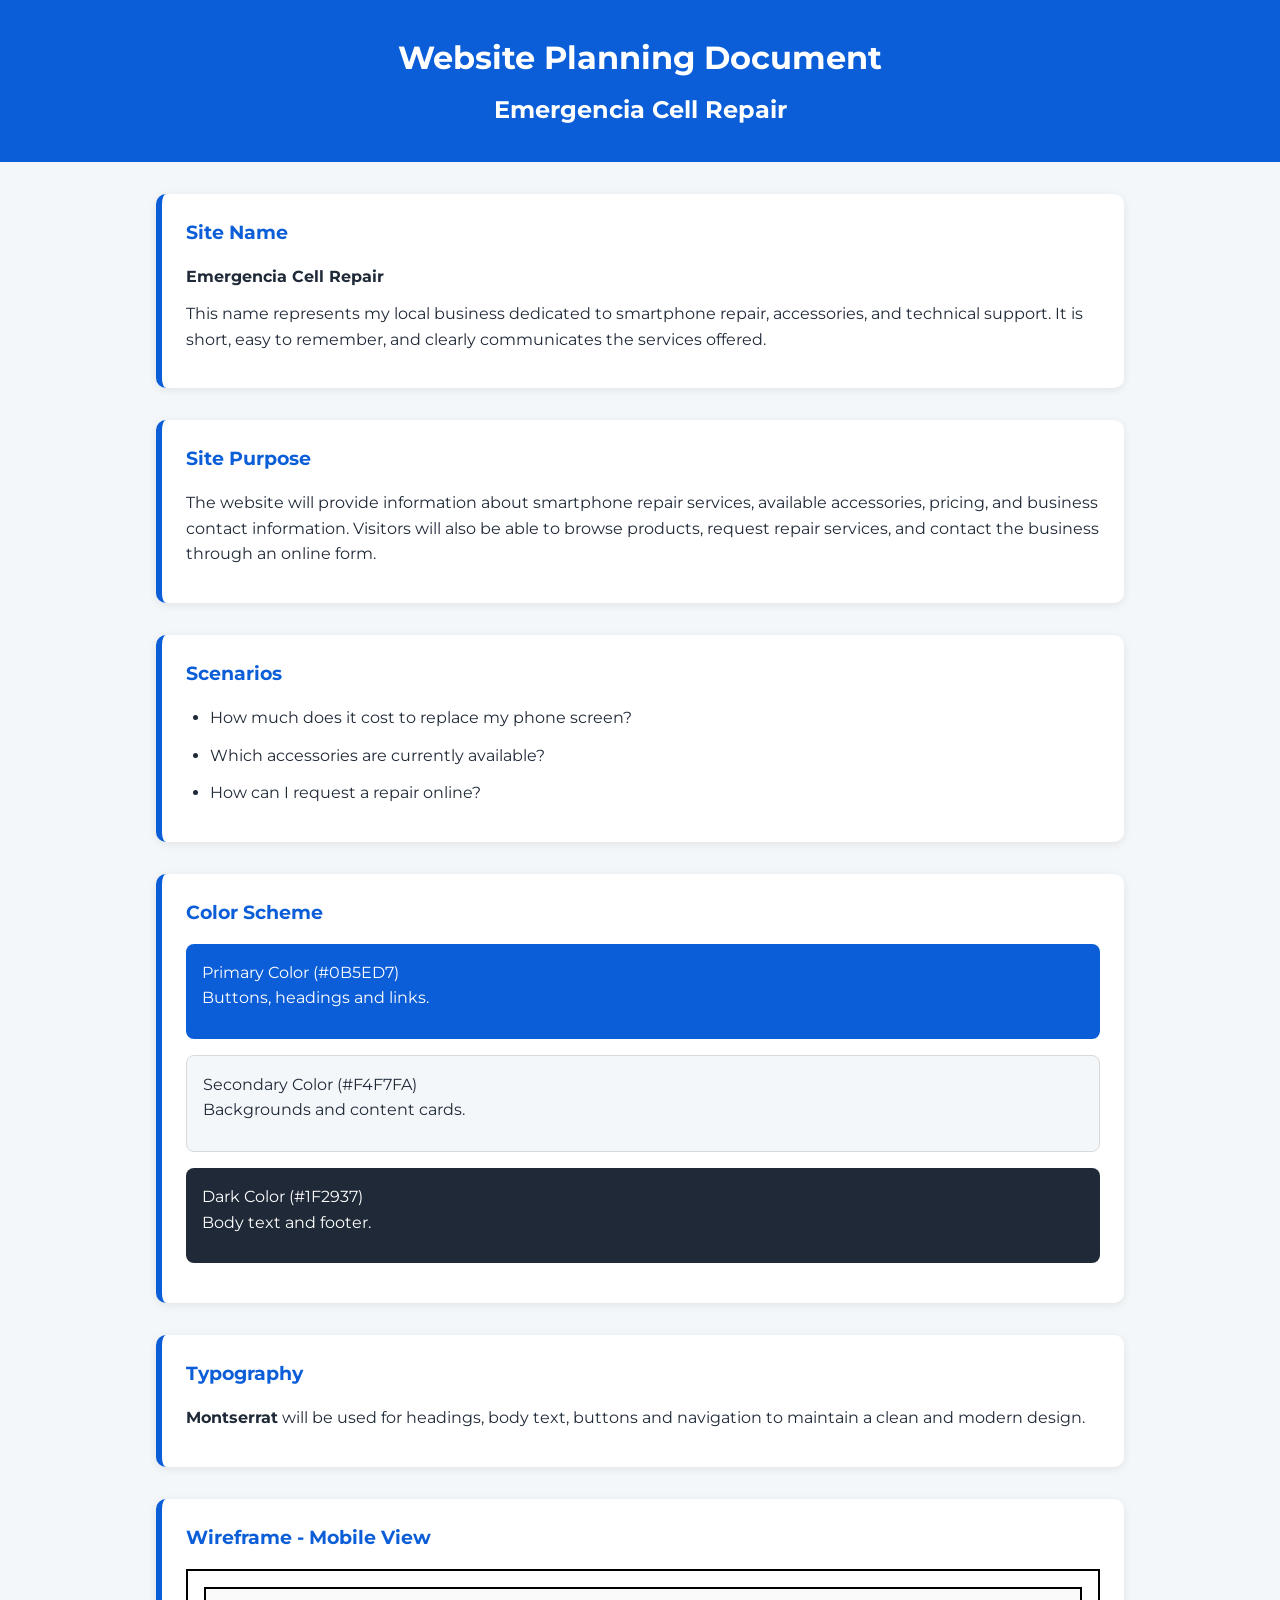
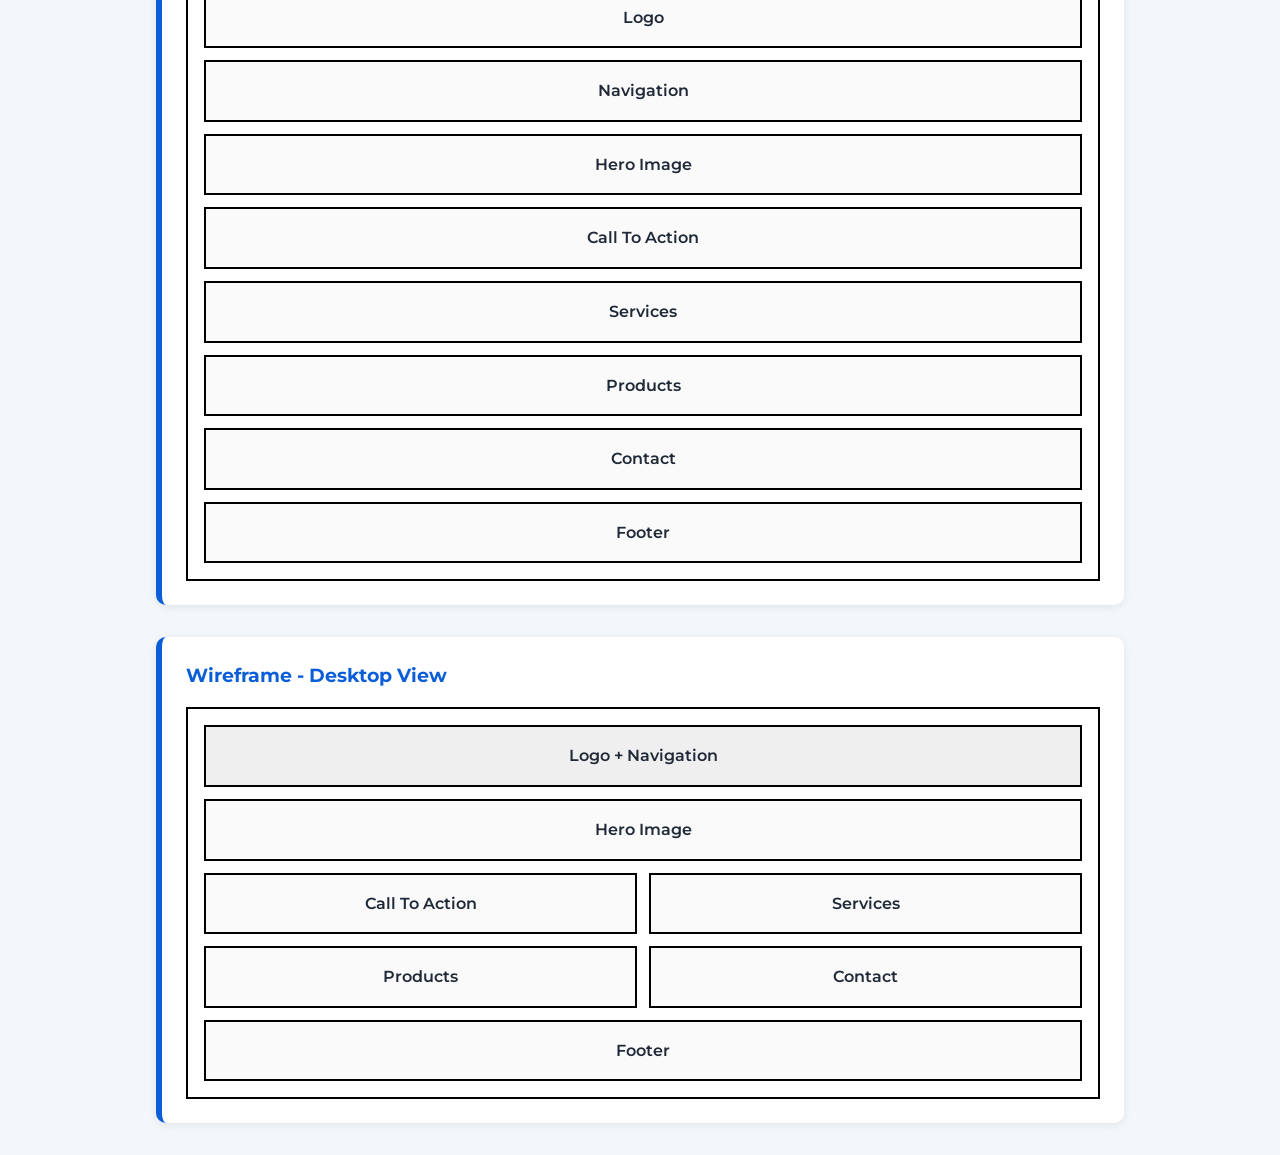
<file: final/siteplan.html>
<!DOCTYPE html>
<html lang="en-US">

<head>
    <meta charset="UTF-8">
    <meta name="viewport" content="width=device-width, initial-scale=1.0">

    <title>Site Plan | Emergencia Cell Repair</title>

    <meta name="description" content="Website planning document for the Emergencia Cell Repair final project.">
    <meta name="author" content="Franco Taiel Almada">

    <link rel="preconnect" href="https://fonts.googleapis.com">
    <link rel="preconnect" href="https://fonts.gstatic.com" crossorigin>

    <link href="https://fonts.googleapis.com/css2?family=Montserrat:wght@400;600;700&display=swap" rel="stylesheet">

    <link rel="stylesheet" href="styles/siteplan.css">

</head>

<body>

    <header>

        <h1>Website Planning Document</h1>

        <h2>Emergencia Cell Repair</h2>

    </header>

    <main>

        <section>

            <h3>Site Name</h3>

            <p><strong>Emergencia Cell Repair</strong></p>

            <p>
                This name represents my local business dedicated to smartphone
                repair, accessories, and technical support.
                It is short, easy to remember, and clearly communicates
                the services offered.
            </p>

        </section>

        <section>

            <h3>Site Purpose</h3>

            <p>
                The website will provide information about smartphone repair
                services, available accessories, pricing, and business contact
                information. Visitors will also be able to browse products,
                request repair services, and contact the business through
                an online form.
            </p>

        </section>

        <section>

            <h3>Scenarios</h3>

            <ul>

                <li>How much does it cost to replace my phone screen?</li>

                <li>Which accessories are currently available?</li>

                <li>How can I request a repair online?</li>

            </ul>

        </section>

        <section>

            <h3>Color Scheme</h3>

            <div class="color primary">
                Primary Color (#0B5ED7)
                <p>Buttons, headings and links.</p>
            </div>

            <div class="color secondary">
                Secondary Color (#F4F7FA)
                <p>Backgrounds and content cards.</p>
            </div>

            <div class="color dark">
                Dark Color (#1F2937)
                <p>Body text and footer.</p>
            </div>

        </section>

        <section>

            <h3>Typography</h3>

            <p>

                <strong>Montserrat</strong>

                will be used for headings, body text,
                buttons and navigation to maintain
                a clean and modern design.

            </p>

        </section>

        <section>

            <h3>Wireframe - Mobile View</h3>

            <div class="wireframe">

                <div>Logo</div>

                <div>Navigation</div>

                <div>Hero Image</div>

                <div>Call To Action</div>

                <div>Services</div>

                <div>Products</div>

                <div>Contact</div>

                <div>Footer</div>

            </div>

        </section>

        <section>

            <h3>Wireframe - Desktop View</h3>

            <div class="wireframe desktop">

                <div>Logo + Navigation</div>

                <div>Hero Image</div>

                <div>Call To Action</div>

                <div>Services</div>

                <div>Products</div>

                <div>Contact</div>

                <div>Footer</div>

            </div>

        </section>

    </main>

</body>

</html>
</file>
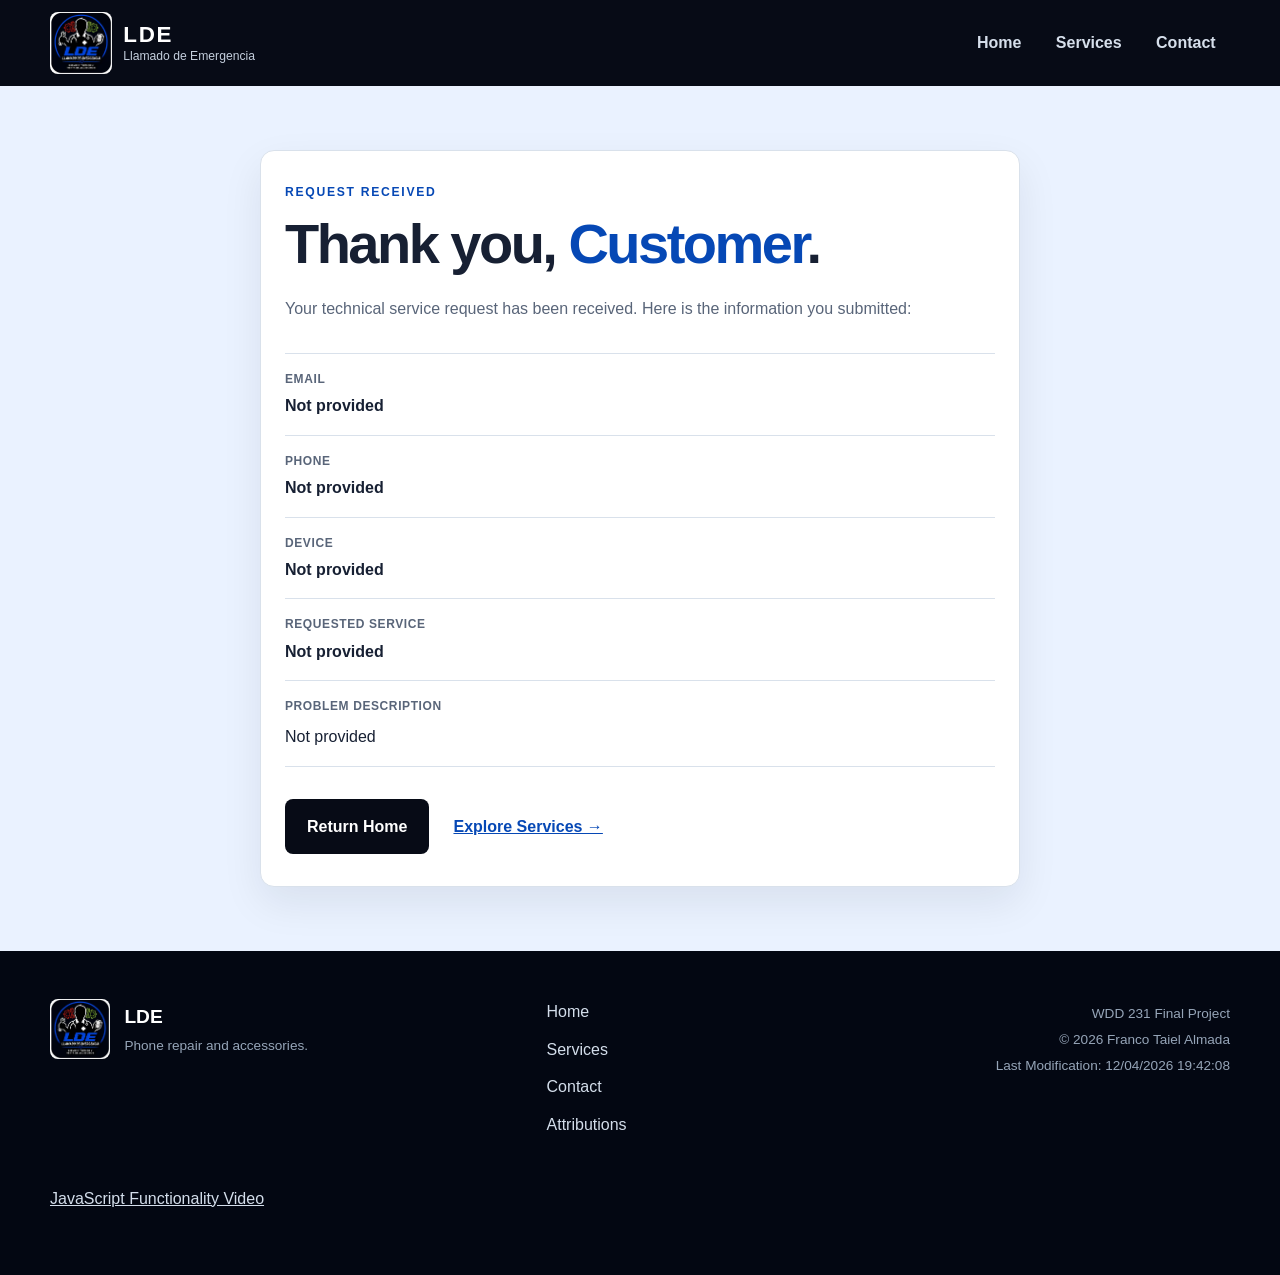
<file: final/thankyou.html>
<!doctype html>
<html lang="en-US">

<head>
    <meta charset="utf-8">
    <meta name="viewport" content="width=device-width, initial-scale=1">

    <title>Request Received | LDE Phone Repair & Accessories</title>

    <meta name="description"
        content="Confirmation of a technical service request submitted to LDE in Santa Fe, Argentina.">

    <meta name="author" content="Franco Taiel Almada">

    <meta property="og:title" content="Request Received | LDE Phone Repair & Accessories">

    <meta property="og:description" content="Technical service request confirmation for LDE in Santa Fe, Argentina.">

    <meta property="og:image" content="https://falmada15.github.io/wdd231/final/images/lde-logo.webp">

    <meta property="og:url" content="https://falmada15.github.io/wdd231/final/thankyou.html">

    <meta property="og:type" content="website">

    <link rel="icon" type="image/webp" href="images/lde-favicon.webp?v=2">

    <link rel="preconnect" href="https://fonts.googleapis.com">
    <link rel="preconnect" href="https://fonts.gstatic.com" crossorigin>

    <link href="https://fonts.googleapis.com/css2?family=Montserrat:wght@400;500;600;700&display=swap" rel="stylesheet">

    <link rel="stylesheet" href="styles/small.css">
    <link rel="stylesheet" href="styles/larger.css">

    <script type="module" src="scripts/thankyou.js"></script>
</head>

<body>

    <header class="site-header">

        <a class="brand" href="index.html" aria-label="LDE home">

            <img src="images/lde-logo.webp" alt="LDE Llamado de Emergencia logo" width="70" height="70">

            <span>
                <strong>LDE</strong>
                <small>Llamado de Emergencia</small>
            </span>

        </a>

        <button id="menu-button" class="menu-button" type="button" aria-label="Open navigation menu"
            aria-expanded="false" aria-controls="main-navigation">
            ☰
        </button>

        <nav id="main-navigation" class="navigation" aria-label="Main navigation">

            <ul>
                <li>
                    <a href="index.html">Home</a>
                </li>

                <li>
                    <a href="services.html">Services</a>
                </li>

                <li>
                    <a href="contact.html">Contact</a>
                </li>
            </ul>

        </nav>

    </header>


    <main>

        <section class="thankyou-section">

            <div class="thankyou-card">

                <p class="eyebrow">
                    Request Received
                </p>

                <h1>
                    Thank you,
                    <span id="customer-name"></span>.
                </h1>

                <p class="thankyou-intro">
                    Your technical service request has been
                    received. Here is the information you submitted:
                </p>


                <div class="submitted-information">

                    <div>
                        <span>Email</span>
                        <strong id="submitted-email"></strong>
                    </div>

                    <div>
                        <span>Phone</span>
                        <strong id="submitted-phone"></strong>
                    </div>

                    <div>
                        <span>Device</span>
                        <strong id="submitted-device"></strong>
                    </div>

                    <div>
                        <span>Requested Service</span>
                        <strong id="submitted-service"></strong>
                    </div>

                    <div class="submitted-problem">
                        <span>Problem Description</span>
                        <p id="submitted-problem"></p>
                    </div>

                </div>


                <div class="thankyou-actions">

                    <a class="button button-dark" href="index.html">
                        Return Home
                    </a>

                    <a class="text-link" href="services.html">
                        Explore Services →
                    </a>

                </div>

            </div>

        </section>

    </main>


    <footer>

        <div class="footer-brand">

            <img src="images/lde-logo.webp" alt="" width="60" height="60" loading="lazy">

            <div>
                <strong>LDE</strong>

                <p>
                    Phone repair and accessories.
                </p>
            </div>

        </div>

        <nav class="footer-navigation" aria-label="Footer navigation">

            <a href="index.html">Home</a>
            <a href="services.html">Services</a>
            <a href="contact.html">Contact</a>
            <a href="attributions.html">Attributions</a>

        </nav>

        <div class="footer-course">

            <p>WDD 231 Final Project</p>

            <p>
                &copy;
                <span id="current-year"></span>
                Franco Taiel Almada
            </p>

            <p id="last-modified"></p>

        </div>

        <p>
            <a href="https://youtu.be/1jJ6hHI5ick" target="_blank">
                JavaScript Functionality Video
            </a>
        </p>

    </footer>

</body>

</html>
</file>
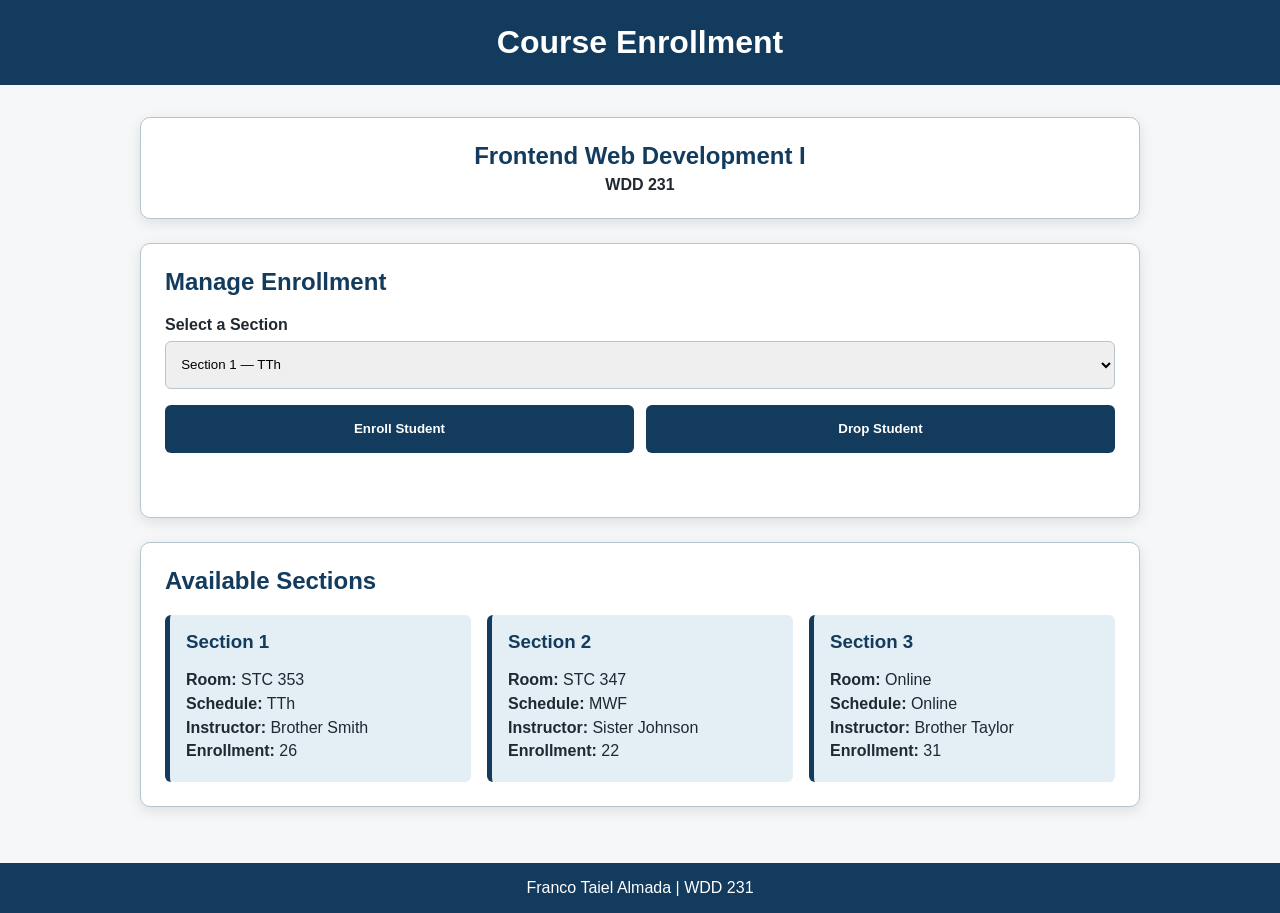
<file: week3/modules.html>
<!DOCTYPE html>
<html lang="en-US">

<head>
    <meta charset="UTF-8">
    <meta name="viewport" content="width=device-width, initial-scale=1.0">

    <title>JavaScript Modules | WDD 231</title>

    <meta name="description"
        content="A JavaScript ES Modules learning activity for managing course section enrollment.">
    <meta name="author" content="Franco Taiel Almada">

    <link rel="stylesheet" href="styles/modules.css">

    <script type="module" src="scripts/modules.mjs"></script>
</head>

<body>

    <header>
        <h1>Course Enrollment</h1>
    </header>

    <main>

        <section class="course-information">
            <h2 id="courseName"></h2>
            <p id="courseCode"></p>
        </section>

        <section class="enrollment-controls">
            <h2>Manage Enrollment</h2>

            <label for="sectionNumber">
                Select a Section
            </label>

            <select id="sectionNumber"></select>

            <div class="button-group">
                <button id="enrollStudent" type="button">
                    Enroll Student
                </button>

                <button id="dropStudent" type="button">
                    Drop Student
                </button>
            </div>

            <p id="statusMessage" aria-live="polite"></p>
        </section>

        <section class="sections-area">
            <h2>Available Sections</h2>

            <div id="sections"></div>
        </section>

    </main>

    <footer>
        <p>Franco Taiel Almada | WDD 231</p>
    </footer>

</body>

</html>
</file>
<file: styles/small.css>
* {
    box-sizing: border-box;
}

:root {
    --primary-color: #003366;
    --primary-hover: #174f7d;
    --secondary-color: #e8f1f8;
    --accent-color: #f4b400;
    --completed-color: #d7ead3;
    --completed-border: #2f6b2f;
    --card-color: #ffffff;
    --text-color: #202020;
    --muted-color: #5b5b5b;
    --border-color: #b7c4ce;
    --white: #ffffff;
}

body {
    min-width: 320px;
    min-height: 100vh;
    margin: 0;
    font-family: "Roboto", Arial, sans-serif;
    color: var(--text-color);
    background-color: #f7f7f7;
}

/* Header */

header {
    display: grid;
    grid-template-columns: 48px auto 48px;
    align-items: center;
    gap: 0.75rem;
    min-height: 72px;
    padding: 0.75rem 1rem;
    color: var(--white);
    background-color: var(--primary-color);
}

header img {
    display: block;
    width: 48px;
    height: 48px;
}

header span {
    font-size: 1.35rem;
    font-weight: 700;
}

/* Hamburger */

.hamburger {
    width: 48px;
    height: 48px;
    padding: 0;
    color: var(--white);
    background: transparent;
    border: 1px solid transparent;
    border-radius: 6px;
    cursor: pointer;
}

.hamburger::before {
    content: "\2630";
    font-size: 2rem;
}

.hamburger.show::before {
    content: "\00D7";
}

.hamburger:hover,
.hamburger:focus-visible {
    border-color: var(--white);
    outline: none;
}

/* Navigation */

.navigation {
    display: none;
    background-color: #17212b;
}

.navigation.show {
    display: block;
}

.navigation ul {
    margin: 0;
    padding: 0;
    list-style: none;
}

.navigation li {
    border-bottom: 1px solid #41505d;
}

.navigation a {
    display: flex;
    align-items: center;
    min-height: 48px;
    padding: 0.8rem 1rem;
    color: var(--white);
    font-weight: 500;
    text-decoration: none;
}

.navigation a:hover,
.navigation a:focus-visible {
    background-color: var(--primary-hover);
    outline: none;
}

.navigation .current a {
    color: #111111;
    background-color: var(--accent-color);
}

/* Main */

main {
    width: min(100% - 2rem, 1100px);
    margin: 0 auto;
    padding: 1.25rem 0 2rem;
}

h1 {
    width: fit-content;
    margin: 0 0 1.25rem;
    color: var(--primary-color);
    border-bottom: 4px solid var(--accent-color);
}

.home-grid {
    display: grid;
    gap: 1.25rem;
}

section {
    overflow: hidden;
    background-color: var(--card-color);
    border: 1px solid var(--border-color);
    border-radius: 8px;
    box-shadow: 0 3px 12px rgb(0 0 0 / 10%);
}

section h2 {
    margin: 0;
    padding: 0.65rem 1rem;
    color: var(--white);
    font-size: 1.15rem;
    text-align: center;
    background-color: var(--primary-color);
}

.section-content {
    padding: 1rem;
}

.section-content p:first-child {
    margin-top: 0;
}

.section-content p:last-child {
    margin-bottom: 0;
}

/* Student photo */

.photo-container {
    display: flex;
    justify-content: center;
    align-items: center;
}

.photo-container img {
    display: block;
    width: min(100%, 300px);
    height: auto;
    border-radius: 8px;
    box-shadow: 0 3px 10px rgb(0 0 0 / 20%);
}

/* Courses */

.courses-section {
    padding-bottom: 1rem;
}

.course-filters {
    display: grid;
    grid-template-columns: repeat(3, 1fr);
    gap: 0.6rem;
    padding: 1rem;
}

.filter-button {
    min-height: 48px;
    padding: 0.65rem;
    color: var(--primary-color);
    font-weight: 700;
    background-color: var(--secondary-color);
    border: 1px solid var(--primary-color);
    border-radius: 6px;
    cursor: pointer;
}

.filter-button:hover,
.filter-button:focus-visible,
.filter-button.active-filter {
    color: var(--white);
    background-color: var(--primary-color);
    outline: none;
}

.course-list {
    display: grid;
    gap: 0.75rem;
    padding: 0 1rem;
}

.course-card {
    padding: 0.9rem;
    text-align: center;
    background-color: var(--secondary-color);
    border: 2px solid var(--border-color);
    border-radius: 6px;
}

.course-card h3 {
    margin: 0 0 0.35rem;
    color: var(--primary-color);
}

.course-card p {
    margin: 0.25rem 0;
}

.course-card.completed {
    background-color: var(--completed-color);
    border-color: var(--completed-border);
}

.course-card.completed h3::after {
    content: " ✓";
    color: var(--completed-border);
}

.total-credits {
    margin: 1rem 1rem 0.5rem;
    font-weight: 700;
    text-align: center;
}

.course-key {
    margin: 0.5rem 1rem 0;
    color: var(--muted-color);
    font-size: 0.9rem;
    text-align: center;
}

/* Footer */

footer {
    display: grid;
    gap: 1rem;
    padding: 1.5rem 1rem;
    color: var(--white);
    text-align: center;
    background-color: var(--primary-color);
}

.social-links {
    display: flex;
    justify-content: center;
    align-items: center;
    gap: 1.25rem;
}

.social-links a {
    display: flex;
    justify-content: center;
    align-items: center;
    width: 48px;
    height: 48px;
    background-color: var(--white);
    border-radius: 50%;
    transition: transform 0.2s ease;
}

.social-links a:hover,
.social-links a:focus-visible {
    transform: translateY(-3px);
    outline: 3px solid var(--accent-color);
}

.social-links img {
    display: block;
    width: 30px;
    height: 30px;
}

.footer-information p {
    margin: 0.35rem 0;
}
</file>
<file: styles/larger.css>
@media screen and (min-width: 700px) {

    header {
        grid-template-columns: 60px auto;
        padding: 0.75rem max(1rem, calc((100% - 1100px) / 2));
    }

    header img {
        width: 60px;
        height: 60px;
    }

    header span {
        font-size: 1.6rem;
    }

    .hamburger {
        display: none;
    }

    .navigation {
        display: block;
    }

    .navigation ul {
        display: flex;
        justify-content: center;
    }

    .navigation li {
        flex: 1 1 0;
        max-width: 280px;
        border-right: 1px solid #41505d;
        border-bottom: none;
    }

    .navigation li:first-child {
        border-left: 1px solid #41505d;
    }

    .navigation a {
        justify-content: center;
    }

    .home-grid {
        grid-template-columns: 2fr 1fr;
        align-items: stretch;
    }

    .about-section,
    .photo-section {
        min-height: 390px;
    }

    .courses-section {
        grid-column: 1 / -1;
    }

    .course-list {
        grid-template-columns: repeat(3, 1fr);
    }

    footer {
        grid-template-columns: auto 1fr;
        align-items: center;
        max-width: none;
        text-align: left;
    }

    .social-links {
        justify-content: flex-start;
    }

    .footer-information {
        text-align: right;
    }
}
</file>
<file: chamber/styles/small.css>
* {
    box-sizing: border-box;
}

:root {
    --primary-color: #123b5d;
    --primary-dark: #09283f;
    --secondary-color: #dbeaf2;
    --accent-color: #e5a900;
    --background-color: #f5f7f8;
    --card-color: #ffffff;
    --text-color: #1f2933;
    --muted-color: #53606b;
    --border-color: #bac7cf;
    --white: #ffffff;
    --gold-color: #6f5200;
    --silver-color: #5b6770;
}

body {
    min-width: 320px;
    margin: 0;
    font-family: "Montserrat", Arial, sans-serif;
    color: var(--text-color);
    background-color: var(--background-color);
}

/* Header */

.site-header {
    display: grid;
    grid-template-columns: auto 48px;
    align-items: center;
    gap: 1rem;
    min-height: 82px;
    padding: 0.7rem 1rem;
    background-color: var(--white);
    border-bottom: 1px solid var(--border-color);
}

.brand {
    display: flex;
    align-items: center;
    gap: 0.75rem;
    color: var(--primary-dark);
    font-size: 1.1rem;
    font-weight: 700;
    text-decoration: none;
}

.brand img {
    display: block;
    width: 56px;
    height: 56px;
}

.brand span {
    display: flex;
    flex-direction: column;
}

.brand small {
    color: var(--muted-color);
    font-size: 0.75rem;
    font-weight: 500;
}

/* Menu */

.menu-button {
    width: 48px;
    height: 48px;
    color: var(--primary-dark);
    background: transparent;
    border: 1px solid transparent;
    border-radius: 6px;
    cursor: pointer;
}

.menu-button::before {
    content: "\2630";
    font-size: 2rem;
}

.menu-button.show::before {
    content: "\00D7";
}

.menu-button:hover,
.menu-button:focus-visible {
    border-color: var(--primary-color);
    outline: none;
}

/* Navigation */

.navigation {
    display: none;
    background-color: var(--primary-dark);
}

.navigation.show {
    display: block;
}

.navigation ul {
    margin: 0;
    padding: 0;
    list-style: none;
}

.navigation li {
    border-bottom: 1px solid #36566d;
}

.navigation a {
    display: flex;
    align-items: center;
    min-height: 48px;
    padding: 0.85rem 1rem;
    color: var(--white);
    font-weight: 600;
    text-decoration: none;
}

.navigation a:hover,
.navigation a:focus-visible {
    background-color: var(--primary-color);
    outline: none;
}

.navigation .current a {
    color: var(--primary-dark);
    background-color: var(--accent-color);
}

/* Main */

main {
    width: min(100% - 2rem, 1180px);
    margin: 0 auto;
    padding: 1.5rem 0 2.5rem;
}

.page-heading {
    display: grid;
    gap: 1rem;
    margin-bottom: 1.5rem;
    padding: 1.5rem;
    background-color: var(--secondary-color);
    border-radius: 12px;
}

.page-heading img {
    display: none;
}

.eyebrow {
    margin: 0;
    color: var(--gold-color);
    font-size: 0.8rem;
    font-weight: 700;
    letter-spacing: 0.08rem;
    text-transform: uppercase;
}

h1 {
    margin: 0.25rem 0 0.75rem;
    color: var(--primary-dark);
    font-size: clamp(2rem, 9vw, 3rem);
}

.page-heading p:last-child {
    max-width: 720px;
    margin-bottom: 0;
    line-height: 1.7;
}

/* View controls */

.view-controls {
    display: flex;
    justify-content: center;
    gap: 0.75rem;
    margin-bottom: 1.5rem;
}

.view-button {
    min-width: 120px;
    min-height: 48px;
    padding: 0.7rem 1rem;
    color: var(--primary-color);
    font-weight: 700;
    background-color: var(--white);
    border: 2px solid var(--primary-color);
    border-radius: 6px;
    cursor: pointer;
}

.view-button:hover,
.view-button:focus-visible,
.view-button.active-view {
    color: var(--white);
    background-color: var(--primary-color);
    outline: none;
}

/* Members */

.member-container {
    display: grid;
    gap: 1.25rem;
}

.member-card {
    overflow: hidden;
    background-color: var(--card-color);
    border: 1px solid var(--border-color);
    border-radius: 12px;
    box-shadow: 0 4px 15px rgb(0 0 0 / 10%);
}

.member-heading {
    padding: 1rem;
    text-align: center;
    background-color: var(--secondary-color);
    border-bottom: 1px solid var(--border-color);
}

.member-heading h2 {
    margin: 0;
    color: var(--primary-dark);
    font-size: 1.25rem;
}

.member-heading p {
    margin: 0.35rem 0 0.6rem;
    color: var(--muted-color);
    font-size: 0.85rem;
}

.member-heading span {
    display: inline-block;
    padding: 0.25rem 0.65rem;
    color: var(--white);
    font-size: 0.75rem;
    font-weight: 700;
    background-color: var(--primary-color);
    border-radius: 30px;
}

.membership-3 .member-heading span {
    color: #201700;
    background-color: #f2c94c;
}

.membership-2 .member-heading span {
    color: #172027;
    background-color: #c7d0d7;
}

.member-information {
    display: grid;
    gap: 1rem;
    padding: 1rem;
}

.member-information img {
    display: block;
    width: 100%;
    max-width: 180px;
    height: 140px;
    margin: 0 auto;
    object-fit: contain;
}

.member-details p {
    margin: 0.55rem 0;
    overflow-wrap: anywhere;
}

.member-details a {
    color: var(--primary-color);
    font-weight: 600;
}

.error-message {
    padding: 1.5rem;
    color: #7f1d1d;
    text-align: center;
    background-color: #fee2e2;
    border: 1px solid #991b1b;
    border-radius: 8px;
}

/* List view */

.member-container.list-view {
    grid-template-columns: 1fr;
}

.list-view .member-card {
    border-left: 5px solid var(--primary-color);
}

.list-view .member-heading {
    text-align: left;
}

.list-view .member-information img {
    display: none;
}

/* Footer */

footer {
    display: grid;
    gap: 1.75rem;
    padding: 2rem max(1rem, calc((100% - 1180px) / 2));
    color: var(--white);
    background-color: var(--primary-dark);
}

footer h2 {
    margin-top: 0;
    font-size: 1.05rem;
}

footer address {
    font-style: normal;
    line-height: 1.7;
}

footer a {
    color: var(--white);
}

.footer-social {
    display: flex;
    justify-content: center;
    align-items: center;
    gap: 1rem;
}

.footer-social a {
    display: flex;
    justify-content: center;
    align-items: center;
    width: 48px;
    height: 48px;
    color: var(--primary-dark);
    font-weight: 700;
    text-decoration: none;
    background-color: var(--white);
    border-radius: 50%;
}

.footer-social a:hover,
.footer-social a:focus-visible {
    color: #111111;
    background-color: var(--accent-color);
    outline: none;
}

.footer-development p {
    margin: 0.4rem 0;
}

/* Chamber Home */

.home-main {
    width: min(100%, 1400px);
    padding-top: 0;
}

.hero {
    position: relative;
    overflow: hidden;
    min-height: 520px;
    margin-bottom: 1.5rem;
    background-color: var(--primary-dark);
}

.hero>img {
    display: block;
    width: 100%;
    min-height: 520px;
    object-fit: cover;
}

.hero::after {
    position: absolute;
    inset: 0;
    content: "";
    background:
        linear-gradient(90deg,
            rgb(9 40 63 / 92%) 0%,
            rgb(9 40 63 / 65%) 65%,
            rgb(9 40 63 / 20%) 100%);
}

.hero-overlay {
    position: absolute;
    z-index: 1;
    top: 50%;
    left: 1rem;
    width: min(calc(100% - 2rem), 650px);
    color: var(--white);
    transform: translateY(-50%);
}

.hero-eyebrow {
    margin: 0 0 0.6rem;
    color: #f8d875;
    font-weight: 700;
    letter-spacing: 0.06rem;
    text-transform: uppercase;
}

.hero h1 {
    margin: 0;
    color: var(--white);
    font-size: clamp(2.2rem, 11vw, 4.5rem);
    line-height: 1.05;
}

.hero-overlay>p:not(.hero-eyebrow) {
    max-width: 580px;
    margin: 1rem 0 1.5rem;
    font-size: 1.05rem;
    line-height: 1.7;
}

.hero-cta {
    display: inline-flex;
    align-items: center;
    justify-content: center;
    min-height: 48px;
    padding: 0.8rem 1.4rem;
    color: #111111;
    font-weight: 700;
    text-decoration: none;
    background-color: var(--accent-color);
    border-radius: 6px;
}

.hero-cta:hover,
.hero-cta:focus-visible {
    color: var(--white);
    background-color: var(--primary-color);
    outline: 3px solid var(--white);
}

.home-information-grid {
    display: grid;
    gap: 1.25rem;
    width: min(100% - 2rem, 1180px);
    margin: 0 auto 1.5rem;
}

.events-section,
.weather-section,
.spotlights-section {
    overflow: hidden;
    background-color: var(--white);
    border: 1px solid var(--border-color);
    border-radius: 12px;
    box-shadow: 0 4px 15px rgb(0 0 0 / 10%);
}

.events-section>h2,
.weather-section>h2 {
    margin: 0;
    padding: 0.85rem 1rem;
    color: var(--white);
    font-size: 1.25rem;
    text-align: center;
    background-color: var(--primary-color);
}

.event-card {
    display: grid;
    grid-template-columns: 85px 1fr;
    gap: 1rem;
    padding: 1rem;
    border-bottom: 1px solid var(--border-color);
}

.event-card:last-child {
    border-bottom: none;
}

.event-date {
    display: flex;
    align-items: center;
    justify-content: center;
    min-height: 76px;
    margin: 0;
    padding: 0.5rem;
    color: var(--white);
    font-weight: 700;
    text-align: center;
    background-color: var(--primary-dark);
    border-radius: 8px;
}

.event-card h3 {
    margin: 0 0 0.5rem;
    color: var(--primary-dark);
}

.event-card p {
    margin: 0.4rem 0;
    line-height: 1.5;
}

.current-weather {
    display: flex;
    align-items: center;
    justify-content: center;
    gap: 1rem;
    padding: 1rem;
    text-align: center;
}

.current-weather img {
    width: 100px;
    height: 100px;
    object-fit: contain;
}

.current-temperature {
    margin: 0;
    color: var(--primary-dark);
    font-size: 2.25rem;
    font-weight: 700;
}

.weather-section>h3 {
    margin: 0;
    padding: 0.75rem 1rem;
    color: var(--primary-dark);
    text-align: center;
    background-color: var(--secondary-color);
}

.forecast {
    display: grid;
    grid-template-columns: repeat(3, 1fr);
    gap: 0.75rem;
    padding: 1rem;
}

.forecast-card {
    padding: 0.75rem;
    text-align: center;
    background-color: var(--secondary-color);
    border-radius: 8px;
}

.forecast-card h4,
.forecast-card p {
    margin: 0.25rem;
}

.forecast-card p {
    color: var(--primary-dark);
    font-size: 1.3rem;
    font-weight: 700;
}

.weather-error {
    color: #7f1d1d;
    font-weight: 700;
    text-align: center;
}

.spotlights-section {
    width: min(100% - 2rem, 1180px);
    margin: 0 auto 2.5rem;
    padding-bottom: 1rem;
}

.section-heading {
    display: flex;
    flex-direction: column;
    gap: 0.75rem;
    padding: 1.25rem;
    background-color: var(--secondary-color);
}

.section-heading h2 {
    margin: 0.2rem 0 0;
    color: var(--primary-dark);
}

.section-heading .eyebrow {
    margin: 0;
    color: #6f5200;
}

.section-heading>a {
    width: fit-content;
    color: var(--primary-color);
    font-weight: 700;
}

.spotlight-grid {
    display: grid;
    gap: 1rem;
    padding: 1rem;
}

.spotlight-card {
    overflow: hidden;
    background-color: var(--white);
    border: 1px solid var(--border-color);
    border-radius: 10px;
}

.spotlight-heading {
    position: relative;
    min-height: 170px;
    padding: 1rem;
    text-align: center;
    background-color: var(--secondary-color);
}

.spotlight-heading img {
    width: 180px;
    height: 140px;
    object-fit: contain;
}

.membership-label {
    position: absolute;
    right: 0.75rem;
    bottom: 0.75rem;
    padding: 0.3rem 0.65rem;
    color: #111111;
    font-size: 0.75rem;
    font-weight: 700;
    border-radius: 20px;
}

.membership-3 {
    background-color: #f2c94c;
}

.membership-2 {
    background-color: #c7d0d7;
}

.spotlight-content {
    padding: 1rem;
}

.spotlight-content h3 {
    margin-top: 0;
    color: var(--primary-dark);
}

.spotlight-content p {
    overflow-wrap: anywhere;
}

.spotlight-content a {
    color: var(--primary-color);
    font-weight: 600;
}

/* ===========================
   JOIN PAGE
=========================== */

.join-layout {
    display: grid;
    gap: 2rem;
    padding: 1rem;
}

.application-section,
.membership-section {
    background: #fff;
    border-radius: 12px;
    padding: 1.5rem;
    box-shadow: 0 3px 10px rgba(0, 0, 0, .1);
}

.membership-form {
    display: flex;
    flex-direction: column;
    gap: 1rem;
}

.membership-form label {
    display: flex;
    flex-direction: column;
    gap: .35rem;
    font-weight: 600;
}

.membership-form input,
.membership-form select,
.membership-form textarea {
    width: 100%;
    padding: .75rem;
    border: 1px solid #ccc;
    border-radius: 8px;
    font: inherit;
    box-sizing: border-box;
}

.membership-form textarea {
    resize: vertical;
    min-height: 120px;
}

.membership-form input:focus,
.membership-form select:focus,
.membership-form textarea:focus {
    outline: none;
    border-color: #0b5ed7;
    box-shadow: 0 0 6px rgba(11, 94, 215, .25);
}

.submit-membership {
    border: none;
    border-radius: 8px;
    background: #0b5ed7;
    color: #fff;
    padding: .9rem;
    font-weight: 700;
    cursor: pointer;
    transition: background .3s;
}

.submit-membership:hover {
    background: #084298;
}

/* ===========================
   MEMBERSHIP CARDS
=========================== */

.membership-cards {
    display: flex;
    flex-direction: column;
    gap: 1rem;
}

.membership-card {
    background: #fff;
    border-radius: 12px;
    padding: 1.25rem;
    text-align: center;
    box-shadow: 0 3px 10px rgba(0, 0, 0, .12);

    opacity: 0;
    transform: translateY(30px);
    animation: cardFade .7s ease forwards;
}

.membership-card:nth-child(1) {
    animation-delay: .15s;
}

.membership-card:nth-child(2) {
    animation-delay: .35s;
}

.membership-card:nth-child(3) {
    animation-delay: .55s;
}

.membership-card:nth-child(4) {
    animation-delay: .75s;
}

.membership-details {
    margin-top: .75rem;
    padding: .65rem 1rem;
    border: none;
    border-radius: 8px;
    cursor: pointer;
    background: #0b5ed7;
    color: #fff;
    transition: background .3s;
}

.membership-details:hover {
    background: #084298;
}

/* ===========================
   DIALOGS
=========================== */

.membership-modal {
    border: none;
    border-radius: 12px;
    padding: 1.5rem;
    max-width: 420px;
    width: 90%;
}

.membership-modal::backdrop {
    background: rgba(0, 0, 0, .5);
}

.close-modal {
    float: right;
    border: none;
    background: none;
    font-size: 1.5rem;
    cursor: pointer;
}

/* ===========================
   CARD ANIMATION
=========================== */

@keyframes cardFade {
    from {
        opacity: 0;
        transform: translateY(30px);
    }

    to {
        opacity: 1;
        transform: translateY(0);
    }
}

/* ===========================
   DISCOVER PAGE
=========================== */

.discover-main {
    max-width: 1180px;
    margin: 0 auto;
    padding: 1rem;
}

.visitor-message {
    margin: 1rem 0 1.5rem;
    padding: 1rem;
    background-color: var(--card-color);
    border-left: 5px solid var(--accent-color);
    border-radius: 6px;
    box-shadow: var(--shadow);
    font-weight: 600;
}

.discover-section {
    margin: 2rem 0;
}

.discover-section>h2 {
    margin-bottom: 1rem;
    color: var(--primary-color);
}

/* Small view: 320px - 640px */

.discover-grid {
    display: grid;
    grid-template-columns: 1fr;
    grid-template-areas:
        "card1"
        "card2"
        "card3"
        "card4"
        "card5"
        "card6"
        "card7"
        "card8";
    gap: 1.25rem;
}

.discover-card:nth-child(1) {
    grid-area: card1;
}

.discover-card:nth-child(2) {
    grid-area: card2;
}

.discover-card:nth-child(3) {
    grid-area: card3;
}

.discover-card:nth-child(4) {
    grid-area: card4;
}

.discover-card:nth-child(5) {
    grid-area: card5;
}

.discover-card:nth-child(6) {
    grid-area: card6;
}

.discover-card:nth-child(7) {
    grid-area: card7;
}

.discover-card:nth-child(8) {
    grid-area: card8;
}

.discover-card {
    display: grid;
    grid-template-areas:
        "title"
        "image"
        "address"
        "description"
        "button";
    background-color: var(--card-color);
    border: 1px solid var(--border-color);
    border-radius: 10px;
    overflow: hidden;
    box-shadow: var(--shadow);
}

.discover-card h2 {
    grid-area: title;
    margin: 0;
    padding: 1rem;
    color: var(--primary-color);
    font-size: 1.2rem;
}

.discover-card figure {
    grid-area: image;
    margin: 0;
}

.discover-card img {
    display: block;
    width: 100%;
    height: auto;
    aspect-ratio: 3 / 2;
    object-fit: cover;
}

.discover-card address {
    grid-area: address;
    padding: 1rem 1rem 0;
    font-style: normal;
    font-weight: 600;
}

.discover-card p {
    grid-area: description;
    padding: 1rem;
    margin: 0;
    line-height: 1.6;
}

.discover-card button {
    grid-area: button;
    margin: 0 1rem 1rem;
    padding: .75rem 1rem;
    border: none;
    border-radius: 6px;
    background-color: var(--primary-color);
    color: #fff;
    font: inherit;
    font-weight: 600;
    cursor: pointer;
}
</file>
<file: chamber/styles/larger.css>
@media screen and (min-width: 720px) {

    .site-header {
        grid-template-columns: auto;
        padding: 0.75rem max(1rem, calc((100% - 1180px) / 2));
    }

    .brand img {
        width: 64px;
        height: 64px;
    }

    .brand {
        font-size: 1.25rem;
    }

    .menu-button {
        display: none;
    }

    .navigation {
        display: block;
    }

    .navigation ul {
        display: flex;
        justify-content: center;
    }

    .navigation li {
        flex: 1 1 0;
        max-width: 230px;
        border-right: 1px solid #36566d;
        border-bottom: none;
    }

    .navigation li:first-child {
        border-left: 1px solid #36566d;
    }

    .navigation a {
        justify-content: center;
    }

    .page-heading {
        grid-template-columns: 1fr 160px;
        align-items: center;
        padding: 2rem;
    }

    .page-heading img {
        display: block;
        width: 150px;
        height: 150px;
    }

    .member-container.grid-view {
        grid-template-columns: repeat(2, minmax(0, 1fr));
    }

    .member-information {
        grid-template-columns: 160px 1fr;
        align-items: center;
    }

    .list-view .member-card {
        display: grid;
        grid-template-columns: 260px 1fr;
    }

    .list-view .member-heading {
        display: flex;
        flex-direction: column;
        justify-content: center;
        border-right: 1px solid var(--border-color);
        border-bottom: none;
    }

    footer {
        grid-template-columns: 1fr auto 1fr;
        align-items: center;
    }

    .footer-development {
        text-align: right;
    }
}

@media screen and (min-width: 1050px) {

    .site-header {
        grid-template-columns: auto;
    }

    .member-container.grid-view {
        grid-template-columns: repeat(3, minmax(0, 1fr));
    }
}

@media screen and (min-width: 760px) {

    .hero {
        min-height: 560px;
    }

    .hero>img {
        min-height: 560px;
    }

    .hero-overlay {
        left: max(2rem, calc((100% - 1180px) / 2));
    }

    .home-information-grid {
        grid-template-columns: 1.45fr 1fr;
        align-items: stretch;
    }

    .section-heading {
        flex-direction: row;
        align-items: center;
        justify-content: space-between;
    }

    .spotlight-grid {
        grid-template-columns: repeat(3, minmax(0, 1fr));
    }
}

/* ===========================
   JOIN PAGE
=========================== */

@media screen and (min-width: 768px) {

    .join-layout {
        display: grid;
        grid-template-columns: 2fr 1fr;
        gap: 2rem;
        align-items: start;
    }

    .membership-cards {
        position: sticky;
        top: 1rem;
    }

    .membership-modal {
        max-width: 600px;
    }

}

/* ===========================
   DISCOVER PAGE - MEDIUM
=========================== */

@media screen and (min-width: 641px) and (max-width: 1024px) {

    .discover-grid {
        grid-template-columns: repeat(2, minmax(0, 1fr));
        grid-template-areas:
            "card1 card2"
            "card3 card4"
            "card5 card6"
            "card7 card8";
    }

    .discover-card img {
        transition: transform .3s ease, filter .3s ease;
    }

    .discover-card img:hover {
        transform: scale(1.04);
        filter: brightness(1.08);
    }
}

/* ===========================
   DISCOVER PAGE - LARGE
=========================== */

@media screen and (min-width: 1025px) {

    .discover-grid {
        grid-template-columns: repeat(3, minmax(0, 1fr));
        grid-template-areas:
            "card1 card1 card2"
            "card3 card4 card2"
            "card3 card5 card6"
            "card7 card5 card8";
    }

    .discover-card img {
        transition: transform .3s ease, filter .3s ease;
    }

    .discover-card img:hover {
        transform: scale(1.04);
        filter: brightness(1.08);
    }
}
</file>
<file: final/styles/small.css>
/* =========================
   ROOT & RESET
========================= */

:root {
    --primary: #075ee8;
    --primary-dark: #0648b5;
    --primary-light: #eaf2ff;
    --dark: #070b16;
    --dark-soft: #101827;
    --white: #ffffff;
    --background: #f6f8fb;
    --text: #172033;
    --muted: #596579;
    --border: #d9e1eb;
    --max-width: 1180px;
    --radius: 14px;
}

* {
    box-sizing: border-box;
}

html {
    scroll-behavior: smooth;
}

body {
    margin: 0;
    background-color: var(--background);
    color: var(--text);
    font-family: Arial, Helvetica, sans-serif;
    line-height: 1.6;
}

img {
    display: block;
    max-width: 100%;
    height: auto;
}

a {
    color: inherit;
}

button,
input,
textarea,
select {
    font: inherit;
}


/* =========================
   TYPOGRAPHY
========================= */

h1,
h2,
h3,
p {
    margin-top: 0;
}

h1,
h2,
h3 {
    line-height: 1.12;
}

h1 {
    margin-bottom: 1.25rem;
    font-size: clamp(2.5rem, 12vw, 4.6rem);
    letter-spacing: -0.045em;
}

h2 {
    margin-bottom: 1rem;
    font-size: clamp(2rem, 8vw, 3rem);
    letter-spacing: -0.035em;
}

h3 {
    margin-bottom: 0.6rem;
    font-size: 1.2rem;
}

.eyebrow {
    margin-bottom: 0.65rem;
    color: var(--primary-dark);
    font-size: 0.76rem;
    font-weight: 700;
    letter-spacing: 0.14em;
    text-transform: uppercase;
}


/* =========================
   HEADER
========================= */

.site-header {
    position: relative;
    z-index: 20;
    display: grid;
    grid-template-columns: 1fr auto;
    align-items: center;
    min-height: 78px;
    padding: 0.6rem 1rem;
    background-color: var(--dark);
    color: var(--white);
}

.brand {
    display: flex;
    align-items: center;
    gap: 0.7rem;
    width: fit-content;
    color: var(--white);
    text-decoration: none;
}

.brand img {
    width: 55px;
    height: 55px;
    object-fit: contain;
    border-radius: 8px;
}

.brand span {
    display: flex;
    flex-direction: column;
    line-height: 1.15;
}

.brand strong {
    font-size: 1.3rem;
    letter-spacing: 0.08em;
}

.brand small {
    margin-top: 0.15rem;
    color: #c4cfdd;
    font-size: 0.7rem;
}


/* =========================
   NAVIGATION
========================= */

.menu-button {
    display: flex;
    align-items: center;
    justify-content: center;
    width: 46px;
    height: 46px;
    padding: 0;
    border: 1px solid #344156;
    border-radius: 8px;
    background-color: transparent;
    color: var(--white);
    font-size: 1.45rem;
    cursor: pointer;
}

.navigation {
    display: none;
    grid-column: 1 / -1;
}

.navigation.open {
    display: block;
}

.navigation ul {
    display: flex;
    flex-direction: column;
    margin: 0.6rem 0 0;
    padding: 0;
    list-style: none;
}

.navigation a {
    display: block;
    padding: 0.85rem 0.75rem;
    border-top: 1px solid #263247;
    color: #d6dfeb;
    text-decoration: none;
    font-weight: 600;
}

.navigation a.active,
.navigation a[aria-current="page"] {
    border-left: 4px solid var(--primary);
    background-color: #101b2e;
    color: var(--white);
}


/* =========================
   BUTTONS
========================= */

.button {
    display: inline-flex;
    align-items: center;
    justify-content: center;
    min-height: 48px;
    padding: 0.8rem 1.25rem;
    border: 2px solid transparent;
    border-radius: 8px;
    text-align: center;
    text-decoration: none;
    font-weight: 700;
}

.button-primary {
    background-color: var(--primary);
    color: var(--white);
}

.button-secondary {
    border-color: #8292aa;
    background-color: transparent;
    color: var(--white);
}

.button-dark {
    background-color: var(--dark);
    color: var(--white);
}


/* =========================
   HERO
========================= */

.hero {
    display: grid;
    gap: 2.5rem;
    overflow: hidden;
    padding: 4rem 1.25rem 3rem;
    background:
        radial-gradient(circle at 85% 30%,
            #153b7d 0,
            #0a1630 28%,
            var(--dark) 65%);
    color: var(--white);
}

.hero-content {
    width: 100%;
    max-width: 650px;
    margin: 0 auto;
}

.hero-eyebrow {
    color: #8ab7ff;
}

.hero h1 span {
    display: block;
    color: #70a7ff;
}

.hero-description {
    max-width: 560px;
    margin-bottom: 1.75rem;
    color: #ced8e6;
    font-size: 1.05rem;
}

.hero-actions {
    display: grid;
    gap: 0.75rem;
}

.hero-features {
    display: grid;
    grid-template-columns: repeat(3, minmax(0, 1fr));
    gap: 0.75rem;
    margin-top: 2.5rem;
    padding-top: 1.5rem;
    border-top: 1px solid #293750;
}

.hero-features div {
    min-width: 0;
}

.hero-features strong,
.hero-features span {
    display: block;
}

.hero-features strong {
    margin-bottom: 0.15rem;
    color: var(--white);
    font-size: 0.78rem;
}

.hero-features span {
    color: #96a6ba;
    font-size: 0.65rem;
    line-height: 1.35;
}


/* =========================
   HERO BRAND
========================= */

.hero-brand {
    position: relative;
    display: flex;
    align-items: center;
    justify-content: center;
    width: min(100%, 430px);
    min-height: 330px;
    margin: 0 auto;
}

.hero-logo-container {
    position: relative;
    display: flex;
    align-items: center;
    justify-content: center;
    width: min(78vw, 310px);
    aspect-ratio: 1;
    border: 1px solid #29436d;
    border-radius: 50%;
    background:
        radial-gradient(circle,
            #102a59 0,
            #0b1832 48%,
            #07101f 72%);
    box-shadow:
        0 30px 60px rgb(0 0 0 / 30%),
        inset 0 0 50px rgb(7 94 232 / 8%);
}

.hero-logo-container::before,
.hero-logo-container::after {
    content: "";
    position: absolute;
    border: 1px solid #1d3760;
    border-radius: 50%;
}

.hero-logo-container::before {
    width: 115%;
    height: 115%;
}

.hero-logo-container::after {
    width: 135%;
    height: 135%;
    opacity: 0.5;
}

.hero-logo-container img {
    position: relative;
    z-index: 2;
    width: 78%;
    height: auto;
    object-fit: contain;
}

.hero-badge {
    position: absolute;
    right: 0;
    bottom: 1.25rem;
    z-index: 3;
    padding: 0.65rem 1rem;
    border: 1px solid #365787;
    border-radius: 9px;
    background-color: #0c1b34;
    box-shadow: 0 12px 30px rgb(0 0 0 / 30%);
}

.hero-badge span,
.hero-badge strong {
    display: block;
}

.hero-badge span {
    color: #9fb0c7;
    font-size: 0.65rem;
    text-transform: uppercase;
    letter-spacing: 0.08em;
}

.hero-badge strong {
    margin-top: 0.1rem;
    color: #7baeff;
    font-size: 1rem;
}


/* =========================
   QUICK INFORMATION
========================= */

.quick-info {
    display: grid;
    border-bottom: 1px solid var(--border);
    background-color: var(--white);
}

.quick-info div {
    padding: 1.2rem 1.25rem;
    border-bottom: 1px solid var(--border);
}

.quick-info div:last-child {
    border-bottom: none;
}

.quick-info strong,
.quick-info span {
    display: block;
}

.quick-info strong {
    margin-bottom: 0.15rem;
    color: var(--text);
    font-size: 0.9rem;
}

.quick-info span {
    color: var(--muted);
    font-size: 0.78rem;
}


/* =========================
   GENERAL SECTION
========================= */

.section {
    max-width: var(--max-width);
    margin: 0 auto;
    padding: 4rem 1.25rem;
}

.section-heading {
    max-width: 720px;
    margin-bottom: 2rem;
}

.section-heading>p:last-child {
    margin-bottom: 0;
    color: var(--muted);
}


/* =========================
   SERVICE PREVIEW
========================= */

.services-preview {
    background-color: var(--background);
}

.feature-grid {
    display: grid;
    gap: 1rem;
}

.feature-card {
    position: relative;
    padding: 1.5rem;
    border: 1px solid var(--border);
    border-radius: var(--radius);
    background-color: var(--white);
}

.feature-number {
    display: block;
    margin-bottom: 2rem;
    color: var(--primary);
    font-size: 0.78rem;
    font-weight: 700;
}

.feature-title {
    display: grid;
    grid-template-columns: 1fr auto;
    align-items: center;
    gap: 1rem;
}

.feature-title h3 {
    margin-bottom: 0.65rem;
}

.feature-title span {
    display: flex;
    align-items: center;
    justify-content: center;
    width: 32px;
    height: 32px;
    border-radius: 50%;
    background-color: var(--primary-light);
    color: var(--primary);
    font-size: 1.25rem;
}

.feature-card>p {
    margin-bottom: 0;
    color: var(--muted);
}

.card-link {
    display: inline-block;
    margin-top: 1.25rem;
    color: var(--primary-dark);
    font-size: 0.88rem;
    font-weight: 700;
    text-decoration-thickness: 1px;
    text-underline-offset: 4px;
}


/* =========================
   PROBLEM SECTION
========================= */

.problem-section {
    padding: 4rem 1.25rem;
    background-color: var(--primary-light);
}

.problem-content {
    display: grid;
    gap: 2.5rem;
    max-width: var(--max-width);
    margin: 0 auto;
}

.problem-intro {
    max-width: 600px;
}

.problem-intro>p:not(.eyebrow) {
    margin-bottom: 1.5rem;
    color: var(--muted);
}

.problem-list {
    display: grid;
}

.problem-list article {
    display: grid;
    grid-template-columns: 42px 1fr;
    gap: 0.8rem;
    padding: 1.25rem 0;
    border-top: 1px solid #c7d7ec;
}

.problem-list article:last-child {
    border-bottom: 1px solid #c7d7ec;
}

.problem-list>article>span {
    color: var(--primary);
    font-size: 0.75rem;
    font-weight: 700;
}

.problem-list h3 {
    margin-bottom: 0.3rem;
    font-size: 1.05rem;
}

.problem-list p {
    margin-bottom: 0;
    color: var(--muted);
    font-size: 0.9rem;
}


/* =========================
   WHY LDE
========================= */

.why-section {
    padding: 4rem 1.25rem;
    background-color: var(--dark);
    color: var(--white);
}

.why-wrapper {
    display: grid;
    gap: 2.5rem;
    max-width: var(--max-width);
    margin: 0 auto;
}

.why-heading .eyebrow {
    color: #82b1ff;
}

.why-heading h2 {
    max-width: 520px;
    margin-bottom: 0;
}

.why-introduction {
    max-width: 600px;
    color: #c1ccda;
}

.why-points {
    margin-top: 2rem;
}

.why-points>div {
    display: grid;
    grid-template-columns: 42px 1fr;
    gap: 0.8rem;
    padding: 1.15rem 0;
    border-top: 1px solid #29364b;
}

.why-points>div:last-child {
    border-bottom: 1px solid #29364b;
}

.why-points span {
    color: #82b1ff;
    font-size: 0.75rem;
    font-weight: 700;
}

.why-points p {
    margin: 0;
    color: #b8c4d3;
}

.why-points strong {
    color: var(--white);
}


/* =========================
   FINAL CTA
========================= */

.cta-section {
    display: grid;
    gap: 1.5rem;
    max-width: var(--max-width);
    margin: 0 auto;
    padding: 4rem 1.25rem;
}

.cta-section h2 {
    margin-bottom: 0.75rem;
}

.cta-section p:not(.eyebrow) {
    max-width: 600px;
    margin-bottom: 0;
    color: var(--muted);
}


/* =========================
   FOOTER
========================= */

footer {
    display: grid;
    gap: 2rem;
    padding: 2.5rem 1.25rem;
    background-color: #030712;
    color: #d4deeb;
}

.footer-brand {
    display: flex;
    align-items: center;
    gap: 0.9rem;
}

.footer-brand img {
    width: 60px;
    height: 60px;
    object-fit: contain;
    border-radius: 8px;
}

.footer-brand strong {
    color: var(--white);
    font-size: 1.2rem;
}

.footer-brand p {
    margin: 0.15rem 0 0;
    color: #96a5b8;
    font-size: 0.85rem;
}

.footer-navigation {
    display: flex;
    flex-wrap: wrap;
    gap: 0.75rem 1.2rem;
}

.footer-navigation a {
    color: #d4deeb;
    text-decoration: none;
}

.footer-course p {
    margin: 0.25rem 0;
    color: #96a5b8;
    font-size: 0.85rem;
}


/* =========================
   ACCESSIBILITY
========================= */

a:focus-visible,
button:focus-visible {
    outline: 3px solid #82b1ff;
    outline-offset: 3px;
}


/* =========================
   REDUCED MOTION
========================= */

@media (prefers-reduced-motion: reduce) {

    html {
        scroll-behavior: auto;
    }
}

/* =========================
   SERVICES PAGE
========================= */

.services-heading {
    padding: 3.5rem 1.25rem;
    background-color: var(--dark);
    color: var(--white);
}

.services-heading>div {
    max-width: var(--max-width);
    margin: 0 auto;
}

.services-heading .eyebrow {
    color: #82b1ff;
}

.services-heading h1 {
    margin-bottom: 1rem;
    font-size: clamp(2.5rem, 11vw, 4rem);
}

.services-heading p:last-child {
    max-width: 650px;
    margin-bottom: 0;
    color: #c1ccda;
}


/* SERVICES CONTENT */

.services-section {
    max-width: var(--max-width);
    margin: 0 auto;
    padding: 3rem 1.25rem 4rem;
}


/* FILTERS */

.service-filters {
    display: flex;
    flex-wrap: wrap;
    gap: 0.6rem;
    margin-bottom: 1rem;
}

.filter-button {
    padding: 0.65rem 1rem;
    border: 1px solid var(--border);
    border-radius: 30px;
    background-color: var(--white);
    color: var(--text);
    font-weight: 700;
    cursor: pointer;
}

.filter-button.active-filter {
    border-color: var(--primary);
    background-color: var(--primary);
    color: var(--white);
}

.service-count {
    margin: 1.5rem 0;
    color: var(--muted);
    font-size: 0.9rem;
}


/* SERVICES GRID */

.services-grid {
    display: grid;
    gap: 1rem;
}

.service-card {
    display: flex;
    flex-direction: column;
    padding: 1.4rem;
    border: 1px solid var(--border);
    border-radius: var(--radius);
    background-color: var(--white);
}

.service-category {
    width: fit-content;
    margin-bottom: 1rem;
    padding: 0.3rem 0.6rem;
    border-radius: 20px;
    background-color: var(--primary-light);
    color: var(--primary-dark);
    font-size: 0.7rem;
    font-weight: 700;
    letter-spacing: 0.06em;
    text-transform: uppercase;
}

.service-card h2 {
    margin-bottom: 0.75rem;
    font-size: 1.35rem;
    letter-spacing: -0.02em;
}

.service-description {
    color: var(--muted);
}

.service-availability {
    margin-top: auto;
    padding-top: 1rem;
    border-top: 1px solid var(--border);
    color: var(--muted);
    font-size: 0.85rem;
}

.service-availability strong {
    color: var(--text);
}

.service-details-button {
    width: 100%;
    min-height: 44px;
    margin-top: 0.75rem;
    padding: 0.65rem 1rem;
    border: 2px solid var(--primary);
    border-radius: 7px;
    background-color: transparent;
    color: var(--primary-dark);
    font-weight: 700;
    cursor: pointer;
}


/* ERROR MESSAGE */

.services-error {
    padding: 1rem;
    border: 1px solid #b42318;
    border-radius: 8px;
    background-color: #fff4f2;
    color: #8a1c13;
}


/* =========================
   SERVICE MODAL
========================= */

.service-modal {
    width: min(calc(100% - 2rem), 560px);
    max-height: 85vh;
    padding: 0;
    overflow: auto;
    border: none;
    border-radius: var(--radius);
    background-color: var(--white);
    color: var(--text);
    box-shadow: 0 25px 70px rgb(0 0 0 / 35%);
}

.service-modal::backdrop {
    background-color: rgb(3 7 18 / 75%);
}

#modal-content {
    padding: 2rem 1.5rem;
}

.close-modal {
    position: sticky;
    z-index: 2;
    top: 0.75rem;
    float: right;
    width: 42px;
    height: 42px;
    margin: 0.75rem 0.75rem -3rem 0;
    border: 1px solid var(--border);
    border-radius: 50%;
    background-color: var(--white);
    color: var(--text);
    font-size: 1.4rem;
    line-height: 1;
    cursor: pointer;
}

.modal-category {
    display: inline-block;
    margin-bottom: 1rem;
    padding: 0.3rem 0.65rem;
    border-radius: 20px;
    background-color: var(--primary-light);
    color: var(--primary-dark);
    font-size: 0.7rem;
    font-weight: 700;
    letter-spacing: 0.06em;
    text-transform: uppercase;
}

#modal-content h2 {
    padding-right: 2.5rem;
    font-size: 1.8rem;
}

#modal-content>p {
    color: var(--muted);
}

.modal-details {
    margin: 1.5rem 0;
    padding: 1.2rem;
    border-left: 4px solid var(--primary);
    background-color: var(--primary-light);
}

.modal-details h3 {
    margin-bottom: 0.4rem;
}

.modal-details p {
    margin-bottom: 0;
    color: #3f4c60;
}

.modal-availability {
    padding-top: 1rem;
    border-top: 1px solid var(--border);
}


/* KEYBOARD FOCUS */

.filter-button:focus-visible,
.service-details-button:focus-visible,
.close-modal:focus-visible {
    outline: 3px solid #075ee8;
    outline-offset: 3px;
}

/* =========================
   CONTACT PAGE
========================= */

.contact-heading {
    padding: 3.5rem 1.25rem;
    background-color: var(--dark);
    color: var(--white);
}

.contact-heading>div {
    max-width: var(--max-width);
    margin: 0 auto;
}

.contact-heading .eyebrow {
    color: #82b1ff;
}

.contact-heading h1 {
    margin-bottom: 1rem;
    font-size: clamp(2.5rem, 11vw, 4rem);
}

.contact-heading p:last-child {
    max-width: 650px;
    margin-bottom: 0;
    color: #c1ccda;
}


/* CONTACT LAYOUT */

.contact-section {
    display: grid;
    gap: 3rem;
    max-width: var(--max-width);
    margin: 0 auto;
    padding: 4rem 1.25rem;
}

.contact-information>p:not(.eyebrow) {
    max-width: 560px;
    color: var(--muted);
}

.contact-points {
    margin-top: 2rem;
}

.contact-points>div {
    display: grid;
    grid-template-columns: 40px 1fr;
    gap: 0.8rem;
    padding: 1.15rem 0;
    border-top: 1px solid var(--border);
}

.contact-points>div:last-child {
    border-bottom: 1px solid var(--border);
}

.contact-points>div>span {
    color: var(--primary);
    font-size: 0.75rem;
    font-weight: 700;
}

.contact-points strong {
    display: block;
    margin-bottom: 0.25rem;
}

.contact-points p {
    margin: 0;
    color: var(--muted);
    font-size: 0.9rem;
}


/* =========================
   CONTACT FORM
========================= */

.form-container {
    width: 100%;
    padding: 1.5rem;
    border: 1px solid var(--border);
    border-radius: var(--radius);
    background-color: var(--white);
    box-shadow: 0 12px 30px rgb(15 23 42 / 6%);
}

.contact-form {
    display: grid;
    gap: 1.5rem;
}

.contact-form fieldset {
    display: grid;
    gap: 1rem;
    margin: 0;
    padding: 0;
    border: none;
}

.contact-form legend {
    width: 100%;
    margin-bottom: 1rem;
    padding-bottom: 0.6rem;
    border-bottom: 1px solid var(--border);
    color: var(--text);
    font-size: 1.05rem;
    font-weight: 700;
}

.contact-form label {
    display: grid;
    gap: 0.4rem;
    color: #344054;
    font-size: 0.88rem;
    font-weight: 700;
}

.contact-form input,
.contact-form select,
.contact-form textarea {
    width: 100%;
    min-height: 46px;
    padding: 0.7rem 0.8rem;
    border: 1px solid #aeb9c8;
    border-radius: 7px;
    background-color: var(--white);
    color: var(--text);
}

.contact-form textarea {
    min-height: 140px;
    resize: vertical;
}

.contact-form input::placeholder,
.contact-form textarea::placeholder {
    color: #667085;
}

.contact-form input:focus,
.contact-form select:focus,
.contact-form textarea:focus {
    border-color: var(--primary);
    outline: 3px solid rgb(7 94 232 / 18%);
}

.form-submit {
    min-height: 50px;
    padding: 0.8rem 1.25rem;
    border: 2px solid var(--primary);
    border-radius: 8px;
    background-color: var(--primary);
    color: var(--white);
    font-weight: 700;
    cursor: pointer;
}

/* =========================
   THANK YOU PAGE
========================= */

.thankyou-section {
    min-height: 70vh;
    padding: 4rem 1.25rem;
    background-color: var(--primary-light);
}

.thankyou-card {
    max-width: 760px;
    margin: 0 auto;
    padding: 2rem 1.5rem;
    border: 1px solid var(--border);
    border-radius: var(--radius);
    background-color: var(--white);
    box-shadow: 0 16px 40px rgb(15 23 42 / 8%);
}

.thankyou-card h1 {
    font-size: clamp(2.2rem, 9vw, 3.5rem);
}

.thankyou-card h1 span {
    color: var(--primary-dark);
}

.thankyou-intro {
    color: var(--muted);
}

.submitted-information {
    margin: 2rem 0;
    border-top: 1px solid var(--border);
}

.submitted-information>div {
    display: grid;
    gap: 0.25rem;
    padding: 1rem 0;
    border-bottom: 1px solid var(--border);
}

.submitted-information span {
    color: var(--muted);
    font-size: 0.75rem;
    font-weight: 700;
    text-transform: uppercase;
    letter-spacing: 0.05em;
}

.submitted-information strong {
    overflow-wrap: anywhere;
}

.submitted-problem p {
    margin: 0.25rem 0 0;
    color: var(--text);
}

.thankyou-actions {
    display: flex;
    flex-wrap: wrap;
    align-items: center;
    gap: 1rem 1.5rem;
}

.text-link {
    color: var(--primary-dark);
    font-weight: 700;
}

/* =========================
   ATTRIBUTIONS PAGE
========================= */

.attributions-main {
    width: min(calc(100% - 2.5rem), 850px);
    min-height: 65vh;
    margin: 0 auto;
    padding: 4rem 0;
}

.attributions-main h1 {
    margin-bottom: 1rem;
}

.attributions-main>p {
    margin-bottom: 2.5rem;
    color: var(--muted);
}

.attributions-main section {
    margin-bottom: 2rem;
    padding-bottom: 1.5rem;
    border-bottom: 1px solid var(--border);
}

.attributions-main section h2 {
    margin-bottom: 0.5rem;
    font-size: 1.3rem;
}

.attributions-main section p {
    margin-bottom: 0;
    color: var(--muted);
}

.attributions-main .button {
    margin-top: 0.5rem;
}
</file>
<file: final/styles/larger.css>
/* =========================
   TABLET AND DESKTOP
========================= */

@media screen and (min-width: 768px) {

    /* HEADER */

    .site-header {
        grid-template-columns: auto 1fr;
        gap: 2rem;
        min-height: 86px;
        padding:
            0.7rem max(2rem, calc((100% - 1180px) / 2));
    }

    .brand img {
        width: 62px;
        height: 62px;
    }

    .brand strong {
        font-size: 1.4rem;
    }

    .brand small {
        font-size: 0.76rem;
    }


    /* NAVIGATION */

    .menu-button {
        display: none;
    }

    .navigation {
        display: block;
        grid-column: auto;
        justify-self: end;
    }

    .navigation ul {
        flex-direction: row;
        align-items: center;
        gap: 0.35rem;
        margin: 0;
    }

    .navigation a {
        position: relative;
        padding: 0.75rem 0.9rem;
        border: none;
        color: #d6dfeb;
    }

    .navigation a.active,
    .navigation a[aria-current="page"] {
        border-left: none;
        background-color: transparent;
        color: var(--white);
    }

    .navigation a.active::after,
    .navigation a[aria-current="page"]::after {
        content: "";
        position: absolute;
        right: 0.9rem;
        bottom: 0.3rem;
        left: 0.9rem;
        height: 3px;
        border-radius: 3px;
        background-color: var(--primary);
    }


    /* HERO */

    .hero {
        grid-template-columns:
            minmax(0, 1.15fr) minmax(320px, 0.85fr);
        align-items: center;
        gap: 4rem;
        min-height: 640px;
        padding:
            5rem max(2rem, calc((100% - 1180px) / 2));
    }

    .hero-content {
        margin: 0;
    }

    .hero h1 {
        max-width: 700px;
    }

    .hero-description {
        font-size: 1.12rem;
    }

    .hero-actions {
        display: flex;
        flex-wrap: wrap;
        gap: 0.9rem;
    }

    .hero-features {
        max-width: 580px;
        margin-top: 3rem;
    }

    .hero-features strong {
        font-size: 0.85rem;
    }

    .hero-features span {
        font-size: 0.7rem;
    }


    /* HERO BRAND */

    .hero-brand {
        width: 100%;
        min-height: 460px;
        margin: 0;
    }

    .hero-logo-container {
        width: min(30vw, 360px);
    }

    .hero-badge {
        right: 0;
        bottom: 2rem;
    }


    /* QUICK INFO */

    .quick-info {
        grid-template-columns: repeat(3, minmax(0, 1fr));
        padding:
            0 max(2rem, calc((100% - 1180px) / 2));
    }

    .quick-info div {
        padding: 1.4rem 1.5rem;
        border-right: 1px solid var(--border);
        border-bottom: none;
    }

    .quick-info div:first-child {
        border-left: 1px solid var(--border);
    }

    .quick-info div:last-child {
        border-right: 1px solid var(--border);
    }


    /* GENERAL SECTIONS */

    .section {
        padding-top: 5.5rem;
        padding-bottom: 5.5rem;
    }

    .section-heading {
        margin-bottom: 3rem;
    }


    /* SERVICES */

    .feature-grid {
        grid-template-columns: repeat(3, minmax(0, 1fr));
        gap: 1.25rem;
    }

    .feature-card {
        display: flex;
        flex-direction: column;
        min-height: 315px;
        padding: 1.8rem;
    }

    .feature-card .card-link {
        margin-top: auto;
        padding-top: 1.5rem;
    }


    /* PROBLEMS */

    .problem-section {
        padding:
            5.5rem max(2rem, calc((100% - 1180px) / 2));
    }

    .problem-content {
        grid-template-columns:
            minmax(0, 0.9fr) minmax(0, 1.1fr);
        align-items: center;
        gap: 5rem;
    }

    .problem-list {
        grid-template-columns: repeat(2, minmax(0, 1fr));
        border-top: 1px solid #c7d7ec;
        border-left: 1px solid #c7d7ec;
    }

    .problem-list article {
        min-height: 145px;
        padding: 1.4rem;
        border-top: none;
        border-right: 1px solid #c7d7ec;
        border-bottom: 1px solid #c7d7ec;
    }

    .problem-list article:last-child {
        border-bottom: 1px solid #c7d7ec;
    }


    /* WHY LDE */

    .why-section {
        padding:
            5.5rem max(2rem, calc((100% - 1180px) / 2));
    }

    .why-wrapper {
        grid-template-columns:
            minmax(0, 0.9fr) minmax(0, 1.1fr);
        align-items: start;
        gap: 5rem;
    }

    .why-content {
        padding-top: 0.35rem;
    }

    .why-introduction {
        font-size: 1.05rem;
    }

    .why-points {
        margin-top: 2.5rem;
    }


    /* CTA */

    .cta-section {
        grid-template-columns: minmax(0, 1fr) auto;
        align-items: center;
        gap: 4rem;
        padding-top: 5rem;
        padding-bottom: 5rem;
    }

    .cta-section .button {
        white-space: nowrap;
    }


    /* FOOTER */

    footer {
        grid-template-columns:
            minmax(0, 1.2fr) minmax(150px, 0.7fr) minmax(0, 1fr);
        align-items: start;
        gap: 3rem;
        padding:
            3rem max(2rem, calc((100% - 1180px) / 2));
    }

    .footer-navigation {
        flex-direction: column;
        align-items: flex-start;
    }

    .footer-course {
        text-align: right;
    }
}


/* =========================
   LARGE DESKTOP
========================= */

@media screen and (min-width: 1100px) {

    .hero {
        min-height: 680px;
    }

    .hero-logo-container {
        width: 380px;
    }

    .feature-card {
        padding: 2rem;
    }

    .problem-list article {
        min-height: 155px;
    }
}


/* =========================
   HOVER CAPABLE DEVICES
========================= */

@media (hover: hover) {

    .navigation a {
        transition:
            color 0.2s ease,
            background-color 0.2s ease;
    }

    .navigation a:hover {
        color: var(--white);
    }

    .button {
        transition:
            transform 0.2s ease,
            background-color 0.2s ease,
            border-color 0.2s ease;
    }

    .button:hover {
        transform: translateY(-2px);
    }

    .button-primary:hover {
        background-color: var(--primary-dark);
    }

    .button-secondary:hover {
        border-color: var(--white);
    }

    .button-dark:hover {
        background-color: #172033;
    }

    .feature-card {
        transition:
            transform 0.25s ease,
            border-color 0.25s ease,
            box-shadow 0.25s ease;
    }

    .feature-card:hover {
        transform: translateY(-5px);
        border-color: #b8c9df;
        box-shadow: 0 16px 35px rgb(15 23 42 / 10%);
    }

    .card-link:hover {
        text-decoration-thickness: 2px;
    }

    .footer-navigation a:hover {
        color: var(--white);
        text-decoration: underline;
        text-underline-offset: 4px;
    }
}

/* =========================
   SERVICES PAGE
========================= */

@media screen and (min-width: 650px) {

    .services-grid {
        grid-template-columns: repeat(2, minmax(0, 1fr));
    }

    .service-card {
        min-height: 340px;
    }
}


@media screen and (min-width: 900px) {

    .services-heading {
        padding:
            5rem max(2rem, calc((100% - 1180px) / 2));
    }

    .services-heading>div {
        margin: 0;
    }

    .services-section {
        padding-top: 4rem;
        padding-bottom: 5rem;
    }

    .services-grid {
        grid-template-columns: repeat(3, minmax(0, 1fr));
        gap: 1.25rem;
    }

    .service-card {
        min-height: 360px;
        padding: 1.6rem;
    }
}


@media (hover: hover) {

    .filter-button {
        transition:
            background-color 0.2s ease,
            border-color 0.2s ease,
            color 0.2s ease;
    }

    .filter-button:hover {
        border-color: var(--primary);
    }

    .service-details-button {
        transition:
            background-color 0.2s ease,
            color 0.2s ease;
    }

    .service-details-button:hover {
        background-color: var(--primary);
        color: var(--white);
    }

    .service-card {
        transition:
            transform 0.2s ease,
            border-color 0.2s ease,
            box-shadow 0.2s ease;
    }

    .service-card:hover {
        transform: translateY(-4px);
        border-color: #b8c9df;
        box-shadow: 0 14px 30px rgb(15 23 42 / 8%);
    }
}

/* =========================
   CONTACT PAGE
========================= */

@media screen and (min-width: 850px) {

    .contact-heading {
        padding:
            5rem max(2rem, calc((100% - 1180px) / 2));
    }

    .contact-heading>div {
        margin: 0;
    }

    .contact-section {
        grid-template-columns:
            minmax(0, 0.85fr) minmax(420px, 1.15fr);
        align-items: start;
        gap: 5rem;
        padding-top: 5rem;
        padding-bottom: 5rem;
    }

    .contact-information {
        position: sticky;
        top: 2rem;
    }

    .form-container {
        padding: 2rem;
    }
}


@media (hover: hover) {

    .form-submit {
        transition:
            background-color 0.2s ease,
            transform 0.2s ease;
    }

    .form-submit:hover {
        background-color: var(--primary-dark);
        transform: translateY(-2px);
    }
}
</file>
<file: styles/prophets.css>
* {
    box-sizing: border-box;
}

:root {
    --primary-color: #3f3f8f;
    --secondary-color: #e4e4f2;
    --card-color: #f7f7fc;
    --text-color: #202020;
    --border-color: #6060a6;
    --white: #ffffff;
}

body {
    min-width: 320px;
    margin: 0;
    font-family: "Roboto", Arial, sans-serif;
    color: var(--text-color);
    background-color: var(--white);
}

header {
    padding: 1rem;
    text-align: center;
}

h1 {
    margin: 0;
    color: var(--primary-color);
    font-family: "Roboto Slab", Georgia, serif;
    font-size: clamp(2rem, 6vw, 3rem);
}

main {
    width: min(100% - 2rem, 1200px);
    margin: 0 auto;
    padding: 1rem 0 2rem;
}

#cards {
    display: grid;
    grid-template-columns: repeat(auto-fit, minmax(270px, 1fr));
    gap: 0.75rem;
    padding: 1rem;
    background-color: var(--secondary-color);
    border-radius: 8px;
    box-shadow: 0 6px 20px rgb(0 0 0 / 18%);
}

#cards section {
    padding: 1.25rem 1rem;
    text-align: center;
    background-color: var(--card-color);
    border: 1px solid var(--border-color);
}

#cards h2 {
    margin: 0 0 0.75rem;
    color: var(--primary-color);
    font-family: "Roboto Slab", Georgia, serif;
    font-size: 1.5rem;
}

#cards p {
    margin: 0.35rem 0;
}

#cards img {
    display: block;
    width: 100%;
    max-width: 230px;
    height: 300px;
    margin: 1rem auto 0;
    object-fit: cover;
    object-position: center top;
    box-shadow: 0 5px 14px rgb(0 0 0 / 35%);
}

.error-message {
    grid-column: 1 / -1;
    padding: 1rem;
    color: #8b0000;
    font-weight: 700;
    text-align: center;
    background-color: #fff0f0;
    border: 1px solid #8b0000;
}

footer {
    padding: 1rem;
    color: var(--white);
    text-align: center;
    background-color: var(--primary-color);
}

footer p {
    margin: 0;
}
</file>
<file: final/styles/siteplan.css>
:root {
    --primary-color: #0b5ed7;
    --secondary-color: #f4f7fa;
    --dark-color: #1f2937;
    --border-color: #d9d9d9;
}

* {
    margin: 0;
    padding: 0;
    box-sizing: border-box;
}

body {
    font-family: "Montserrat", sans-serif;
    background: var(--secondary-color);
    color: var(--dark-color);
    line-height: 1.6;
}

header {
    background: var(--primary-color);
    color: white;
    text-align: center;
    padding: 2rem 1rem;
}

header h1 {
    margin-bottom: .5rem;
}

main {
    max-width: 1000px;
    margin: 2rem auto;
    padding: 0 1rem;
}

section {
    background: white;
    margin-bottom: 2rem;
    padding: 1.5rem;
    border-radius: 10px;
    border-left: 6px solid var(--primary-color);
    box-shadow: 0 2px 8px rgba(0, 0, 0, .08);
}

section h3 {
    color: var(--primary-color);
    margin-bottom: 1rem;
}

section p,
section li {
    margin-bottom: .75rem;
}

ul {
    padding-left: 1.5rem;
}

.color {
    padding: 1rem;
    border-radius: 8px;
    margin-bottom: 1rem;
}

.primary {
    background: var(--primary-color);
    color: white;
}

.secondary {
    background: var(--secondary-color);
    color: var(--dark-color);
    border: 1px solid var(--border-color);
}

.dark {
    background: var(--dark-color);
    color: white;
}

.wireframe {
    display: flex;
    flex-direction: column;
    gap: .75rem;
    border: 2px solid #000;
    padding: 1rem;
    background: #fff;
}

.wireframe div {
    border: 2px solid #000;
    padding: 1rem;
    text-align: center;
    background: #fafafa;
    font-weight: 600;
}

.desktop div:first-child {
    background: #efefef;
}

@media screen and (min-width: 768px) {

    .wireframe.desktop {
        display: grid;
        grid-template-columns: repeat(2, 1fr);
    }

    .desktop div:first-child,
    .desktop div:nth-child(2),
    .desktop div:last-child {
        grid-column: 1 / -1;
    }

}
</file>
<file: week3/styles/modules.css>
* {
    box-sizing: border-box;
}

:root {
    --primary-color: #123b5d;
    --primary-hover: #245f8a;
    --secondary-color: #e4eef5;
    --background-color: #f6f7f8;
    --card-color: #ffffff;
    --text-color: #202830;
    --border-color: #b7c5cf;
    --success-color: #276749;
    --error-color: #9b2c2c;
    --white: #ffffff;
}

body {
    min-width: 320px;
    min-height: 100vh;
    margin: 0;
    font-family: Arial, Helvetica, sans-serif;
    color: var(--text-color);
    background-color: var(--background-color);
}

header {
    padding: 1.5rem 1rem;
    color: var(--white);
    text-align: center;
    background-color: var(--primary-color);
}

header h1 {
    margin: 0;
}

main {
    width: min(100% - 2rem, 1000px);
    margin: 0 auto;
    padding: 2rem 0;
}

section {
    margin-bottom: 1.5rem;
    padding: 1.5rem;
    background-color: var(--card-color);
    border: 1px solid var(--border-color);
    border-radius: 10px;
    box-shadow: 0 4px 14px rgb(0 0 0 / 10%);
}

section h2 {
    margin-top: 0;
    color: var(--primary-color);
}

.course-information {
    text-align: center;
}

#courseName {
    margin-bottom: 0.4rem;
}

#courseCode {
    margin: 0;
    font-weight: 700;
}

.enrollment-controls label {
    display: block;
    margin-bottom: 0.4rem;
    font-weight: 700;
}

.enrollment-controls select {
    width: 100%;
    min-height: 48px;
    padding: 0.7rem;
    border: 1px solid var(--border-color);
    border-radius: 6px;
}

.button-group {
    display: grid;
    gap: 0.75rem;
    margin-top: 1rem;
}

.button-group button {
    min-height: 48px;
    padding: 0.75rem 1rem;
    color: var(--white);
    font-weight: 700;
    background-color: var(--primary-color);
    border: none;
    border-radius: 6px;
    cursor: pointer;
}

.button-group button:hover,
.button-group button:focus-visible {
    background-color: var(--primary-hover);
}

#statusMessage {
    min-height: 1.5rem;
    margin-bottom: 0;
    font-weight: 700;
    text-align: center;
}

.status-success {
    color: var(--success-color);
}

.status-error {
    color: var(--error-color);
}

#sections {
    display: grid;
    gap: 1rem;
}

.section-card {
    padding: 1rem;
    background-color: var(--secondary-color);
    border-left: 5px solid var(--primary-color);
    border-radius: 6px;
}

.section-card h3 {
    margin-top: 0;
    color: var(--primary-color);
}

.section-card p {
    margin: 0.35rem 0;
}

footer {
    padding: 1rem;
    color: var(--white);
    text-align: center;
    background-color: var(--primary-color);
}

footer p {
    margin: 0;
}

@media screen and (min-width: 650px) {
    .button-group {
        grid-template-columns: repeat(2, 1fr);
    }

    #sections {
        grid-template-columns: repeat(auto-fit, minmax(230px, 1fr));
    }
}
</file>
